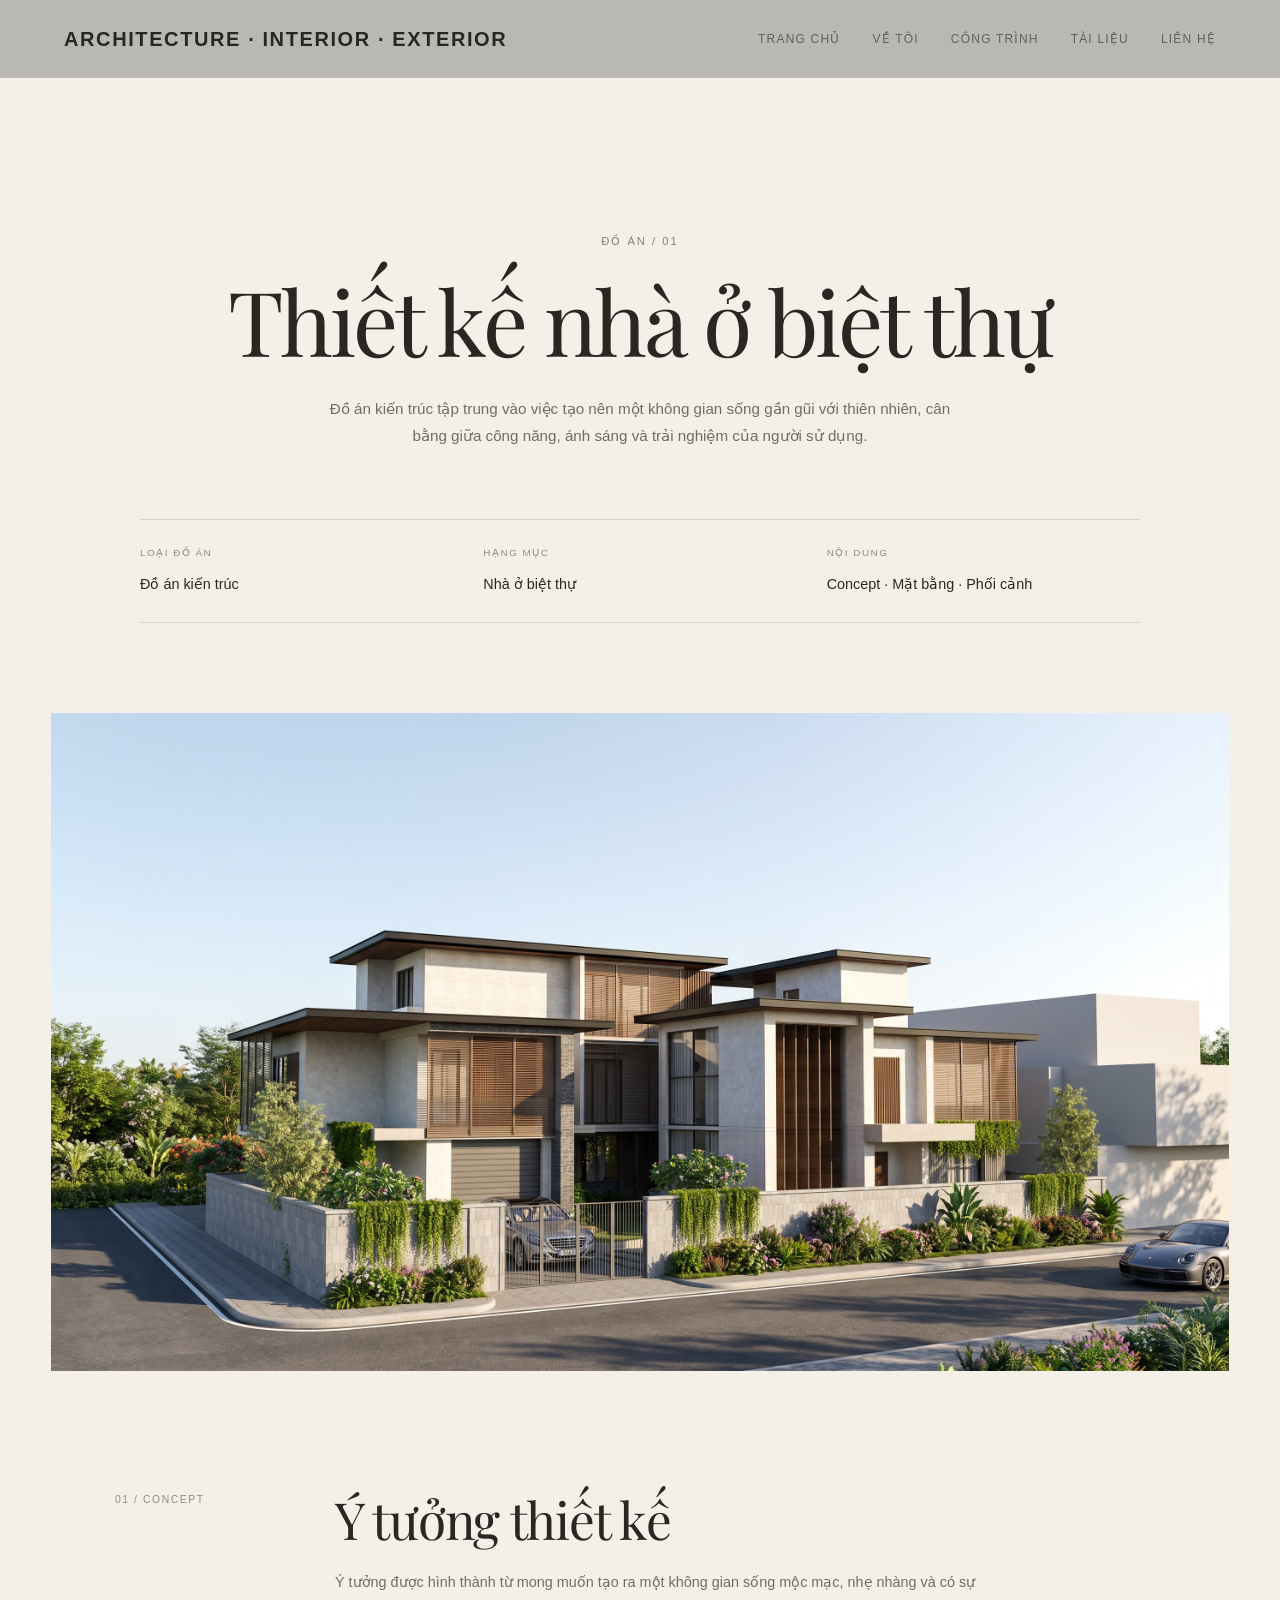
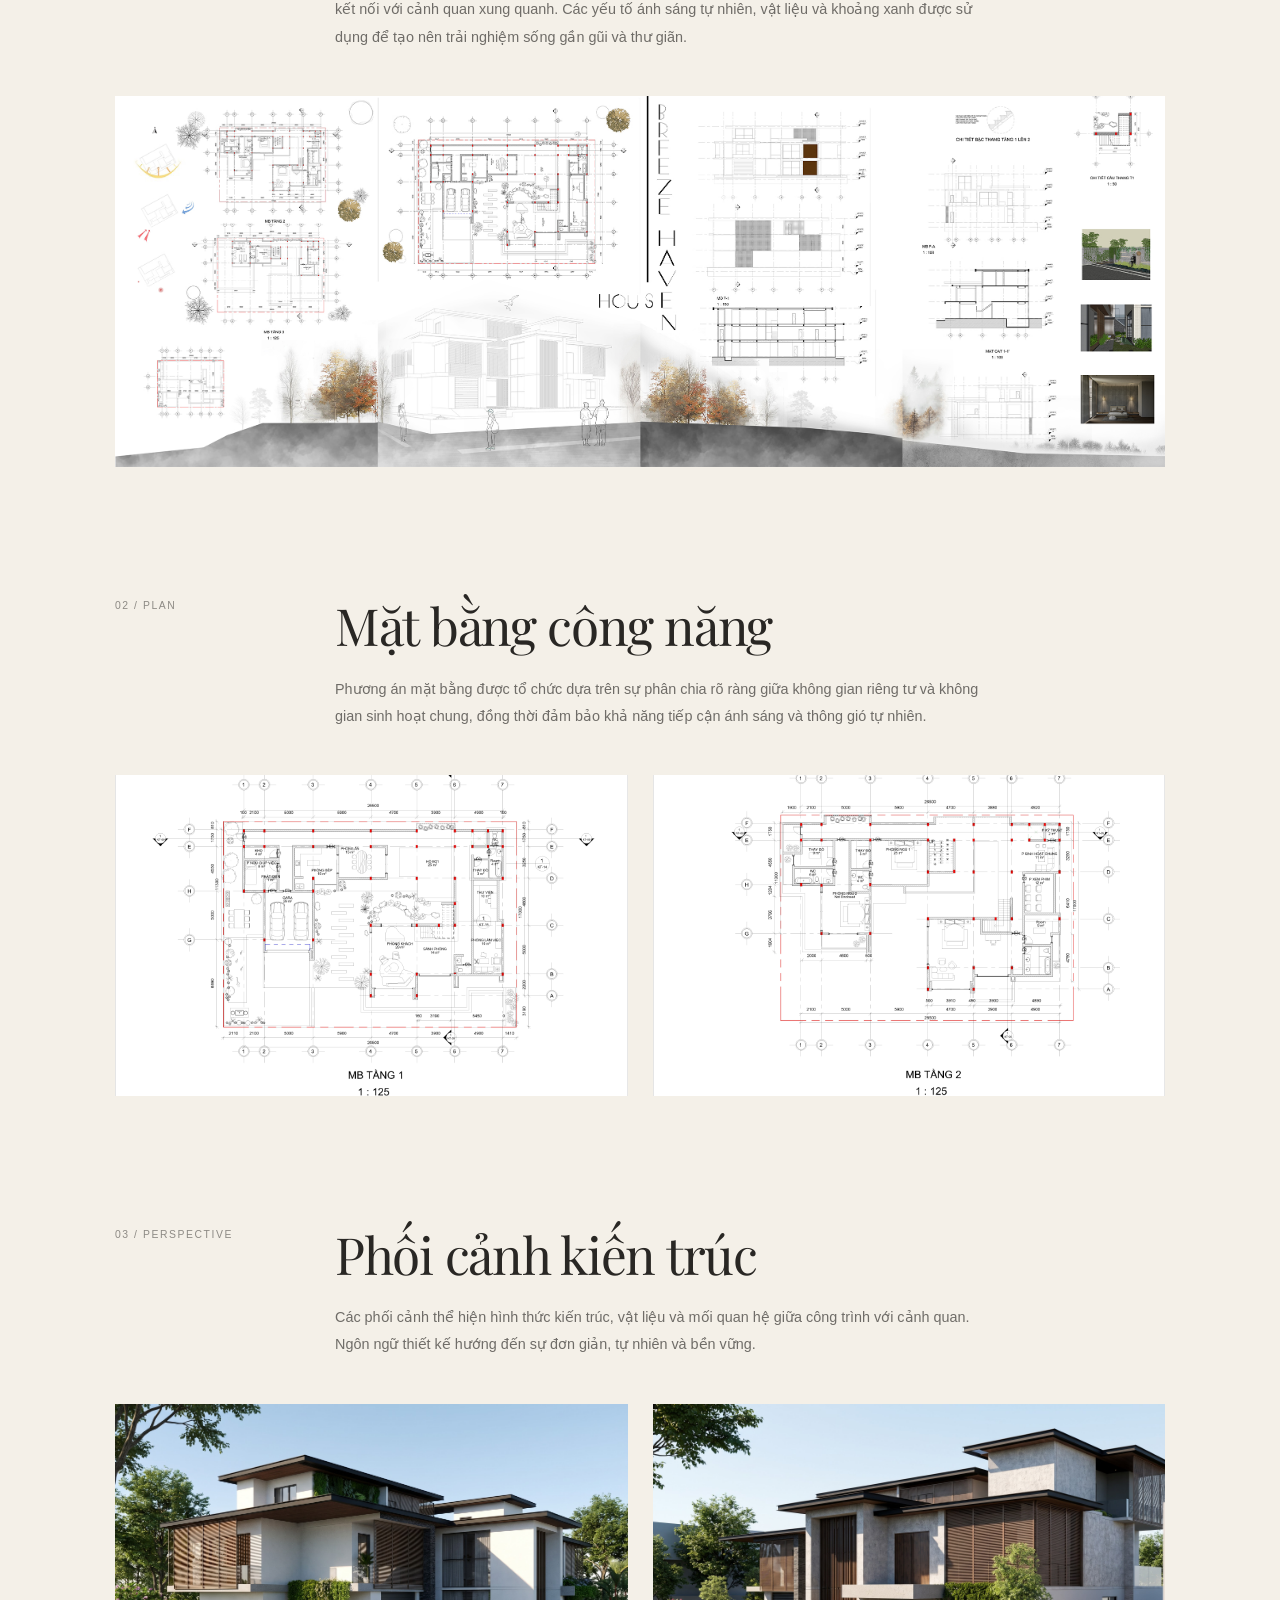
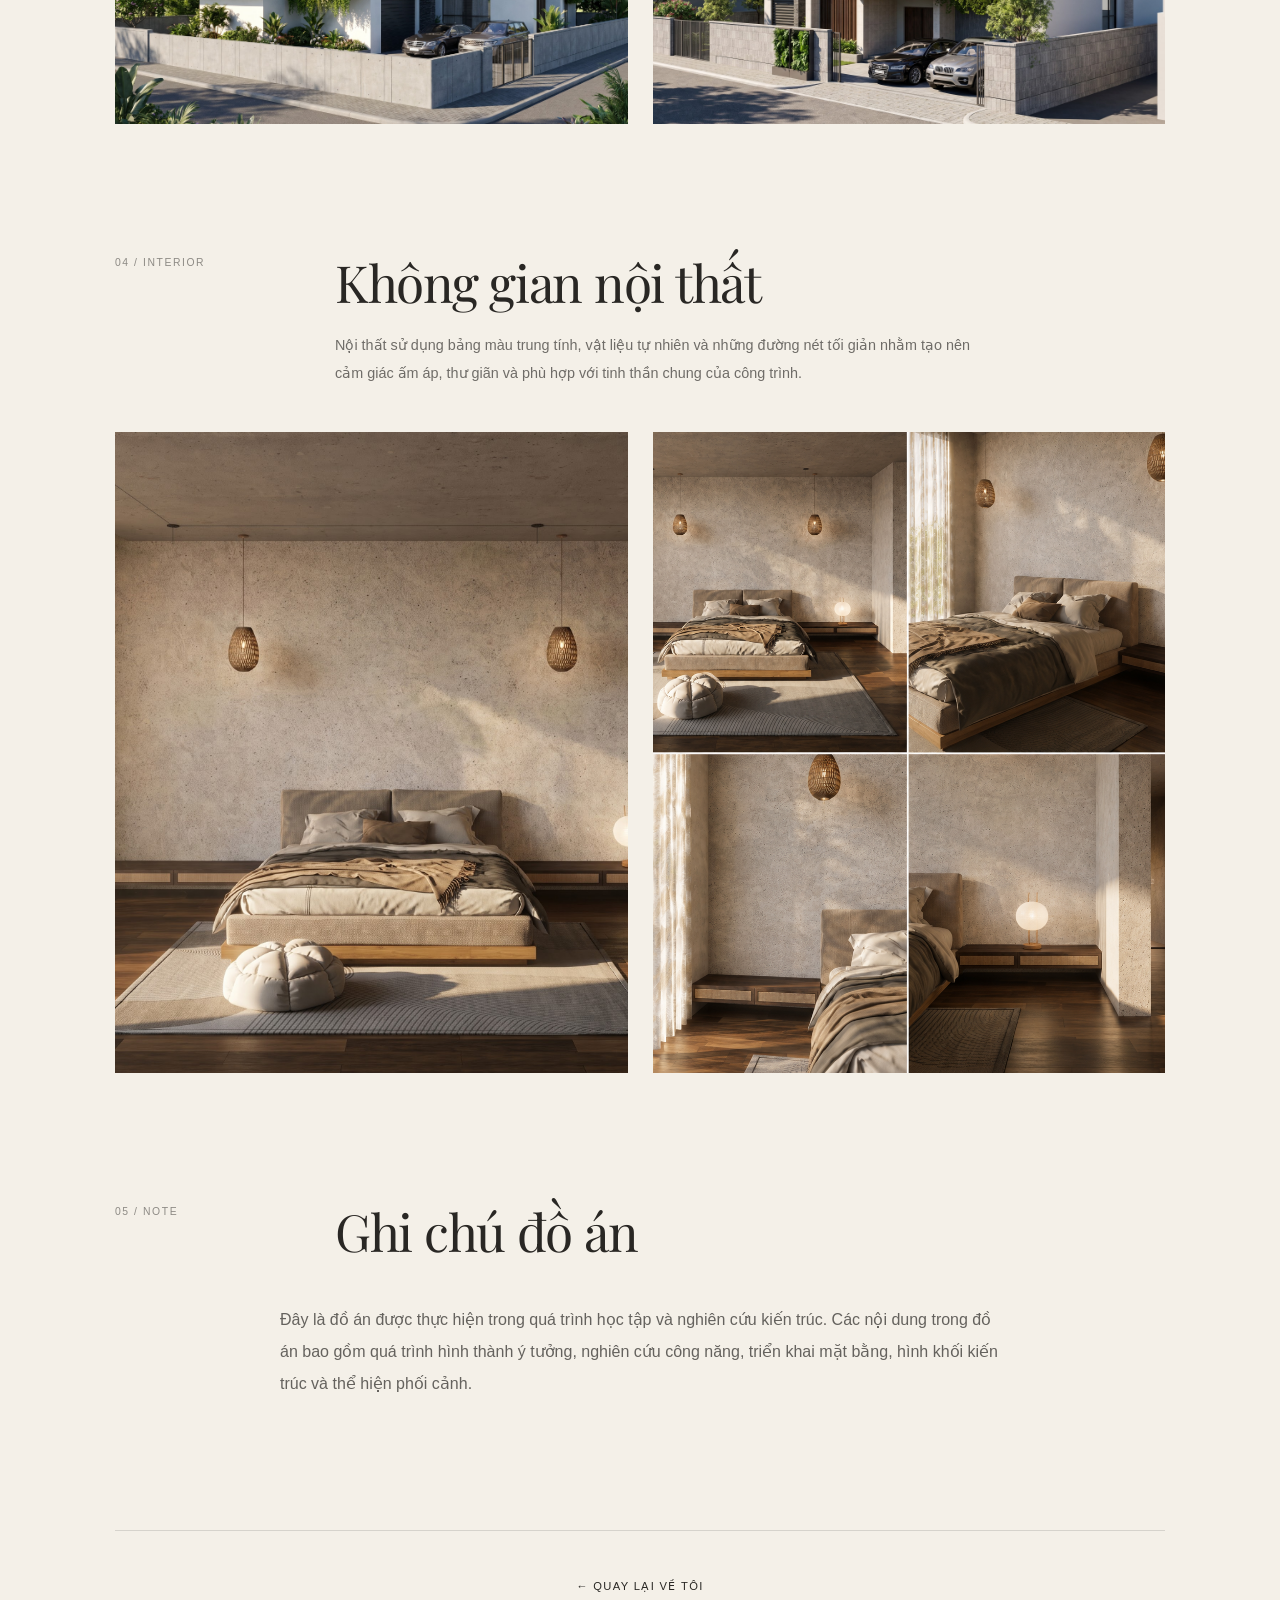
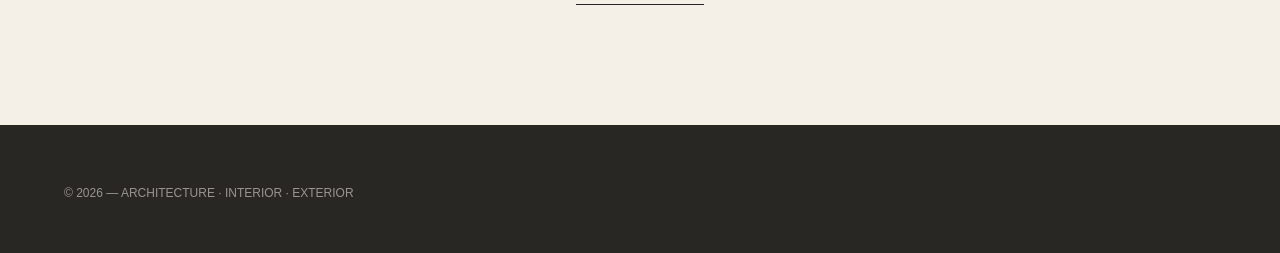
<file: academic-01.html>
<!DOCTYPE html>
<html lang="vi">
<head>
  <!-- Google tag (gtag.js) -->
<script async src="https://www.googletagmanager.com/gtag/js?id=G-ZCTZKC4E77"></script>
<script>
    window.dataLayer = window.dataLayer || [];

    function gtag() {
        dataLayer.push(arguments);
    }

    gtag('js', new Date());

    gtag('config', 'G-ZCTZKC4E77');
</script>
  <meta charset="UTF-8">

  <meta
    name="viewport"
    content="width=device-width, initial-scale=1.0"
  >

  <meta
    name="description"
    content="Đồ án kiến trúc - Thiết kế nhà ở biệt thự"
  >

  <title>Đồ án 01 — Thiết kế nhà ở biệt thự</title>

  <!-- GOOGLE FONT -->
  <link rel="preconnect" href="https://fonts.googleapis.com">
  <link rel="preconnect" href="https://fonts.gstatic.com" crossorigin>

  <link
    href="https://fonts.googleapis.com/css2?family=Inter:wght@300;400;500&family=Playfair+Display:wght@400;500&display=swap"
    rel="stylesheet"
  >

  <!-- CSS CHÍNH -->
  <link rel="stylesheet" href="css/style.css">

  <!-- CSS RIÊNG CHO TRANG ĐỒ ÁN -->
  <style>

    /* =========================================
       ACADEMIC DETAIL
    ========================================= */

    .academic-detail {
      padding-top: clamp(100px, 12vw, 160px);
      padding-bottom: 120px;
    }


    /* =========================================
       HEADER
    ========================================= */

    .academic-detail-header {
      width: min(1000px, 88%);
      margin: 0 auto;

      text-align: center;
    }

    .academic-detail-number {
      margin: 0 0 22px;

      font-size: 0.7rem;

      letter-spacing: 0.18em;

      text-transform: uppercase;

      opacity: 0.55;
    }

    .academic-detail-header h1 {
      margin: 0;

      font-family: "Playfair Display", serif;

      font-size: clamp(3rem, 7vw, 7rem);

      font-weight: 400;

      line-height: 1.05;

      letter-spacing: -0.035em;
    }

    .academic-detail-subtitle {
      max-width: 650px;

      margin: 28px auto 0;

      font-size: 0.95rem;

      line-height: 1.8;

      opacity: 0.65;
    }


    /* =========================================
       THÔNG TIN ĐỒ ÁN
    ========================================= */

    .academic-detail-info {
      width: min(1000px, 88%);

      margin: 70px auto 0;

      display: grid;

      grid-template-columns:
        repeat(3, 1fr);

      gap: 30px;

      border-top: 1px solid rgba(0, 0, 0, 0.12);

      border-bottom: 1px solid rgba(0, 0, 0, 0.12);

      padding: 25px 0;
    }

    .academic-info-item span {
      display: block;

      margin-bottom: 8px;

      font-size: 0.62rem;

      letter-spacing: 0.15em;

      text-transform: uppercase;

      opacity: 0.5;
    }

    .academic-info-item strong {
      font-size: 0.9rem;

      font-weight: 400;
    }


    /* =========================================
       ẢNH HERO
    ========================================= */

    .academic-cover {
      width: min(1250px, 92%);

      margin: 90px auto 0;

      overflow: hidden;
    }

    .academic-cover img {
      width: 100%;

      display: block;

      height: auto;

      object-fit: cover;
    }


    /* =========================================
       SECTION
    ========================================= */

    .academic-content {
      width: min(1050px, 88%);

      margin: 120px auto 0;
    }

    .academic-section {
      margin-bottom: 130px;
    }

    .academic-section-heading {
      display: grid;

      grid-template-columns:
        180px 1fr;

      gap: 40px;

      margin-bottom: 45px;

      align-items: start;
    }

    .academic-section-number {
      margin: 0;

      font-size: 0.65rem;

      letter-spacing: 0.15em;

      text-transform: uppercase;

      opacity: 0.5;
    }

    .academic-section-heading h2 {
      margin: 0;

      font-family: "Playfair Display", serif;

      font-size: clamp(2rem, 4vw, 4rem);

      font-weight: 400;

      line-height: 1.1;

      letter-spacing: -0.025em;
    }

    .academic-section-description {
      max-width: 650px;

      margin: 22px 0 0;

      font-size: 0.9rem;

      line-height: 1.9;

      opacity: 0.65;
    }


    /* =========================================
       ẢNH FULL WIDTH
    ========================================= */

    .academic-image-full {
      width: 100%;

      overflow: hidden;

      background: #ddd6ca;
    }

    .academic-image-full img {
      width: 100%;

      display: block;

      height: auto;

      object-fit: cover;

      transition:
        transform 0.7s ease;
    }

    .academic-image-full:hover img {
      transform: scale(1.015);
    }


    /* =========================================
       GRID 2 ẢNH
    ========================================= */

    .academic-image-grid {
      display: grid;

      grid-template-columns:
        repeat(2, minmax(0, 1fr));

      gap: 25px;
    }

    .academic-image-grid .academic-image {
      overflow: hidden;

      background: #ddd6ca;
    }

    .academic-image-grid img {
      width: 100%;

      display: block;

      height: auto;

      object-fit: cover;

      transition:
        transform 0.7s ease;
    }

    .academic-image-grid .academic-image:hover img {
      transform: scale(1.02);
    }


    /* =========================================
       ẢNH DỌC
    ========================================= */

    .academic-image-grid.vertical-images img {
      aspect-ratio: 4 / 5;

      object-fit: cover;
    }


    /* =========================================
       ẢNH NGANG
    ========================================= */

    .academic-image-grid.horizontal-images img {
      aspect-ratio: 16 / 10;

      object-fit: cover;
    }


    /* =========================================
       TEXT BLOCK
    ========================================= */

    .academic-text-block {
      max-width: 720px;

      margin: 0 auto;
    }

    .academic-text-block p {
      margin: 0;

      font-size: 1rem;

      line-height: 2;

      opacity: 0.7;
    }


    /* =========================================
       BACK TO ABOUT
    ========================================= */

    .academic-back {
      width: min(1050px, 88%);

      margin: 20px auto 0;

      padding-top: 40px;

      border-top: 1px solid rgba(0, 0, 0, 0.12);

      text-align: center;
    }

    .academic-back a {
      display: inline-block;

      color: inherit;

      text-decoration: none;

      font-size: 0.7rem;

      letter-spacing: 0.12em;

      text-transform: uppercase;

      padding-bottom: 8px;

      border-bottom: 1px solid currentColor;

      transition: opacity 0.3s ease;
    }

    .academic-back a:hover {
      opacity: 0.5;
    }


    /* =========================================
       MOBILE
    ========================================= */

    @media (max-width: 767px) {

      .academic-detail {
        padding-top: 90px;

        padding-bottom: 80px;
      }


      .academic-detail-header {
        width: 88%;
      }


      .academic-detail-header h1 {
        font-size: clamp(2.8rem, 12vw, 4.5rem);

        line-height: 1.08;
      }


      .academic-detail-subtitle {
        font-size: 0.85rem;

        line-height: 1.8;
      }


      .academic-detail-info {
        grid-template-columns: 1fr;

        gap: 22px;

        margin-top: 50px;
      }


      .academic-cover {
        width: 100%;

        margin-top: 60px;
      }


      .academic-content {
        width: 88%;

        margin-top: 90px;
      }


      .academic-section {
        margin-bottom: 90px;
      }


      .academic-section-heading {
        grid-template-columns: 1fr;

        gap: 15px;

        margin-bottom: 30px;
      }


      .academic-section-heading h2 {
        font-size: 2.4rem;
      }


      .academic-image-grid {
        grid-template-columns: 1fr;

        gap: 18px;
      }


      .academic-image-grid.horizontal-images img {
        aspect-ratio: 16 / 10;
      }


      .academic-image-grid.vertical-images img {
        aspect-ratio: 4 / 5;
      }


      .academic-text-block p {
        font-size: 0.9rem;

        line-height: 1.9;
      }

    }

  </style>
</head>


<body>


  <!-- =========================================
       HEADER
  ========================================= -->

  <header class="site-header">

    <a href="index.html" class="brand">
      ARCHITECTURE · INTERIOR · EXTERIOR
    </a>

    <nav>

      <a href="index.html">
        TRANG CHỦ
      </a>

      <a href="about.html">
        VỀ TÔI
      </a>

      <a href="projects.html">
        CÔNG TRÌNH
      </a>

      <a href="materials.html">
        TÀI LIỆU
      </a>

      <a href="contact.html">
        LIÊN HỆ
      </a>

    </nav>

    <button
      class="menu-toggle"
      aria-label="Mở menu"
    >
      ☰
    </button>

  </header>



  <!-- =========================================
       MAIN
  ========================================= -->

  <main class="academic-detail">


    <!-- =======================================
         TIÊU ĐỀ ĐỒ ÁN
    ======================================== -->

    <header class="academic-detail-header">

      <p class="academic-detail-number">
        ĐỒ ÁN / 01
      </p>

      <h1>
        Thiết kế nhà ở biệt thự
      </h1>

      <p class="academic-detail-subtitle">
        Đồ án kiến trúc tập trung vào việc tạo nên
        một không gian sống gần gũi với thiên nhiên,
        cân bằng giữa công năng, ánh sáng và trải nghiệm
        của người sử dụng.
      </p>

    </header>



    <!-- =======================================
         THÔNG TIN
    ======================================== -->

    <div class="academic-detail-info">

      <div class="academic-info-item">

        <span>
          Loại đồ án
        </span>

        <strong>
          Đồ án kiến trúc
        </strong>

      </div>


      <div class="academic-info-item">

        <span>
          Hạng mục
        </span>

        <strong>
          Nhà ở biệt thự
        </strong>

      </div>


      <div class="academic-info-item">

        <span>
          Nội dung
        </span>

        <strong>
          Concept · Mặt bằng · Phối cảnh
        </strong>

      </div>

    </div>



    <!-- =======================================
         ẢNH BÌA
    ======================================== -->

    <div class="academic-cover">

      <img
        src="images-doan/phoi-anh-bt.jpeg"
        alt="Phối cảnh tổng thể đồ án thiết kế nhà ở biệt thự"
      >

    </div>



    <!-- =======================================
         NỘI DUNG ĐỒ ÁN
    ======================================== -->

    <div class="academic-content">


      <!-- =====================================
           01 — CONCEPT
      ====================================== -->

      <section class="academic-section">

        <div class="academic-section-heading">

          <p class="academic-section-number">
            01 / CONCEPT
          </p>

          <div>

            <h2>
              Ý tưởng thiết kế
            </h2>

            <p class="academic-section-description">
              Ý tưởng được hình thành từ mong muốn tạo ra
              một không gian sống mộc mạc, nhẹ nhàng và
              có sự kết nối với cảnh quan xung quanh.
              Các yếu tố ánh sáng tự nhiên, vật liệu và
              khoảng xanh được sử dụng để tạo nên trải
              nghiệm sống gần gũi và thư giãn.
            </p>

          </div>

        </div>


        <div class="academic-image-full">

          <img
            src="images-doan/concept.jpg"
            alt="Concept đồ án kiến trúc"
          >

        </div>

      </section>



      <!-- =====================================
           02 — MẶT BẰNG
      ====================================== -->

      <section class="academic-section">

        <div class="academic-section-heading">

          <p class="academic-section-number">
            02 / PLAN
          </p>

          <div>

            <h2>
              Mặt bằng công năng
            </h2>

            <p class="academic-section-description">
              Phương án mặt bằng được tổ chức dựa trên
              sự phân chia rõ ràng giữa không gian riêng
              tư và không gian sinh hoạt chung, đồng thời
              đảm bảo khả năng tiếp cận ánh sáng và thông
              gió tự nhiên.
            </p>

          </div>

        </div>


        <div class="academic-image-grid horizontal-images">

          <div class="academic-image">

            <img
              src="images-doan/anh-2.jpg"
              alt="Mặt bằng tầng 1"
            >

          </div>


          <div class="academic-image">

            <img
              src="images-doan/anh-3.jpg"
              alt="Mặt bằng tầng 2"
            >

          </div>

        </div>

      </section>



      <!-- =====================================
           03 — PHỐI CẢNH
      ====================================== -->

      <section class="academic-section">

        <div class="academic-section-heading">

          <p class="academic-section-number">
            03 / PERSPECTIVE
          </p>

          <div>

            <h2>
              Phối cảnh kiến trúc
            </h2>

            <p class="academic-section-description">
              Các phối cảnh thể hiện hình thức kiến trúc,
              vật liệu và mối quan hệ giữa công trình với
              cảnh quan. Ngôn ngữ thiết kế hướng đến sự
              đơn giản, tự nhiên và bền vững.
            </p>

          </div>

        </div>


        <div class="academic-image-grid horizontal-images">

          <div class="academic-image">

            <img
              src="images-doan/anh-4.jpeg"
              alt="Phối cảnh ngoại thất 01"
            >

          </div>


          <div class="academic-image">

            <img
              src="images-doan/anh-5.jpeg"
              alt="Phối cảnh ngoại thất 02"
            >

          </div>

        </div>

      </section>



      <!-- =====================================
           04 — NỘI THẤT
      ====================================== -->

      <section class="academic-section">

        <div class="academic-section-heading">

          <p class="academic-section-number">
            04 / INTERIOR
          </p>

          <div>

            <h2>
              Không gian nội thất
            </h2>

            <p class="academic-section-description">
              Nội thất sử dụng bảng màu trung tính,
              vật liệu tự nhiên và những đường nét
              tối giản nhằm tạo nên cảm giác ấm áp,
              thư giãn và phù hợp với tinh thần chung
              của công trình.
            </p>

          </div>

        </div>


        <div class="academic-image-grid vertical-images">

          <div class="academic-image">

            <img
              src="images-doan/anh-6.jpeg"
              alt="Không gian nội thất 01"
            >

          </div>


          <div class="academic-image">

            <img
              src="images-doan/anh-4.png"
              alt="Không gian nội thất 02"
            >

          </div>

        </div>

      </section>



      <!-- =====================================
           05 — GHI CHÚ
      ====================================== -->

      <section class="academic-section">

        <div class="academic-section-heading">

          <p class="academic-section-number">
            05 / NOTE
          </p>

          <div>

            <h2>
              Ghi chú đồ án
            </h2>

          </div>

        </div>


        <div class="academic-text-block">

          <p>
            Đây là đồ án được thực hiện trong quá trình
            học tập và nghiên cứu kiến trúc. Các nội dung
            trong đồ án bao gồm quá trình hình thành ý tưởng,
            nghiên cứu công năng, triển khai mặt bằng,
            hình khối kiến trúc và thể hiện phối cảnh.
          </p>

        </div>

      </section>


    </div>



    <!-- =======================================
         QUAY LẠI VỀ TÔI
    ======================================== -->

    <div class="academic-back">

      <a href="about.html">
        ← Quay lại Về tôi
      </a>

    </div>


  </main>



  <!-- =========================================
       FOOTER
  ========================================= -->

  <footer class="site-footer">

    <p>
      © 2026 — ARCHITECTURE · INTERIOR · EXTERIOR
    </p>

  </footer>



  <!-- =========================================
       JAVASCRIPT
  ========================================= -->

  <script src="js/script.js"></script>

</body>
</html>
</file>
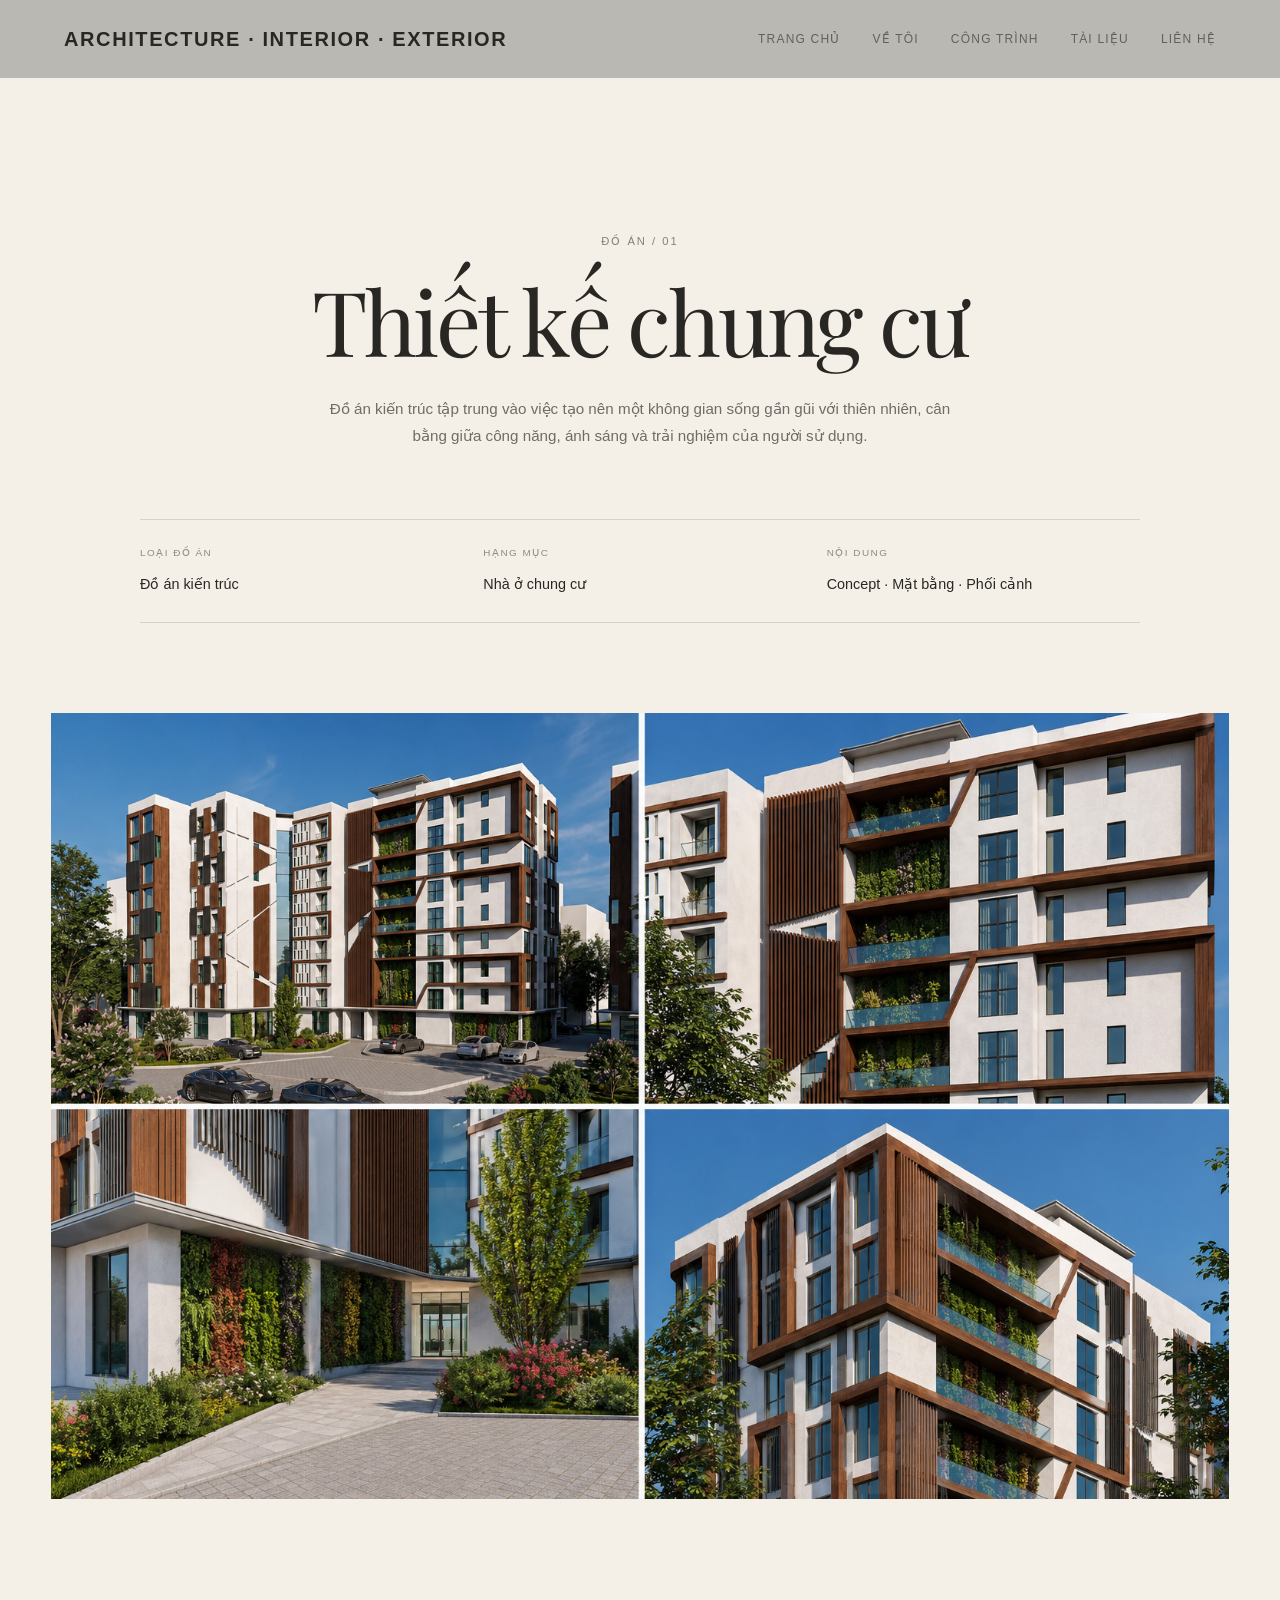
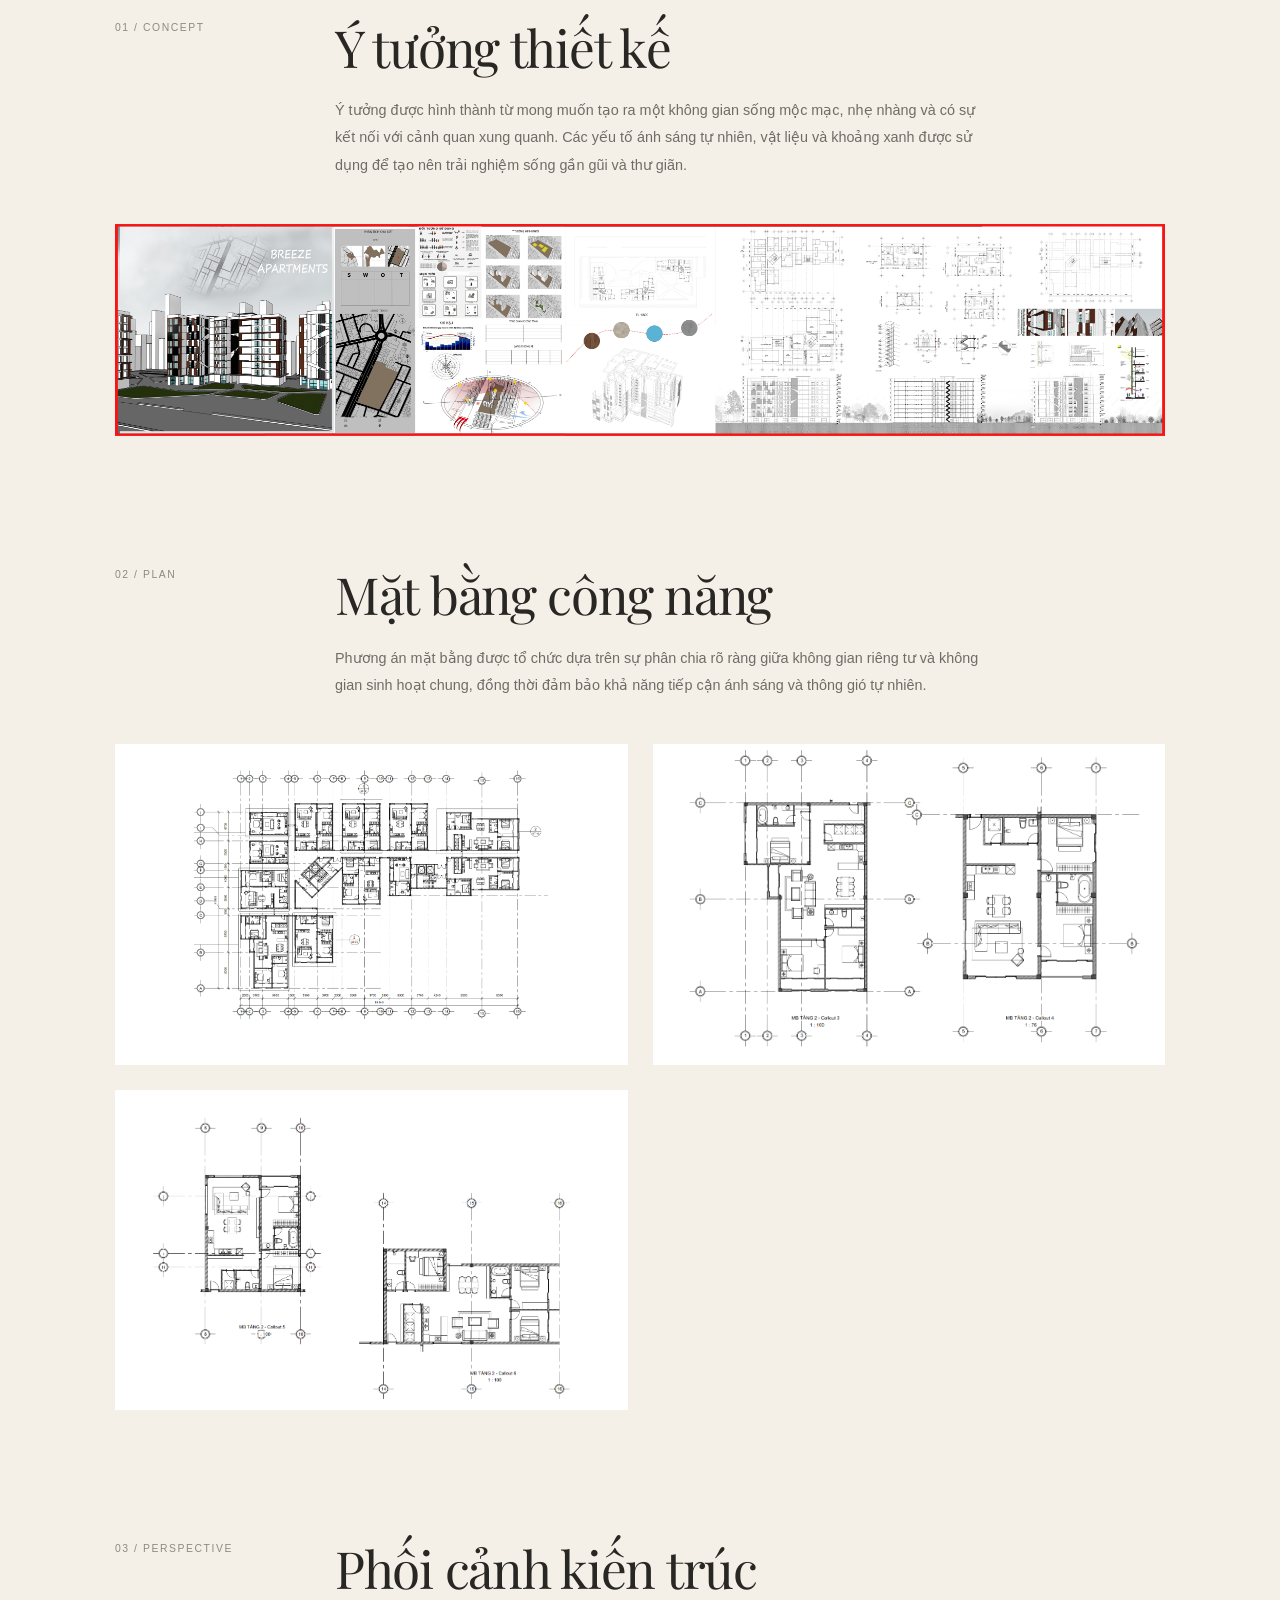
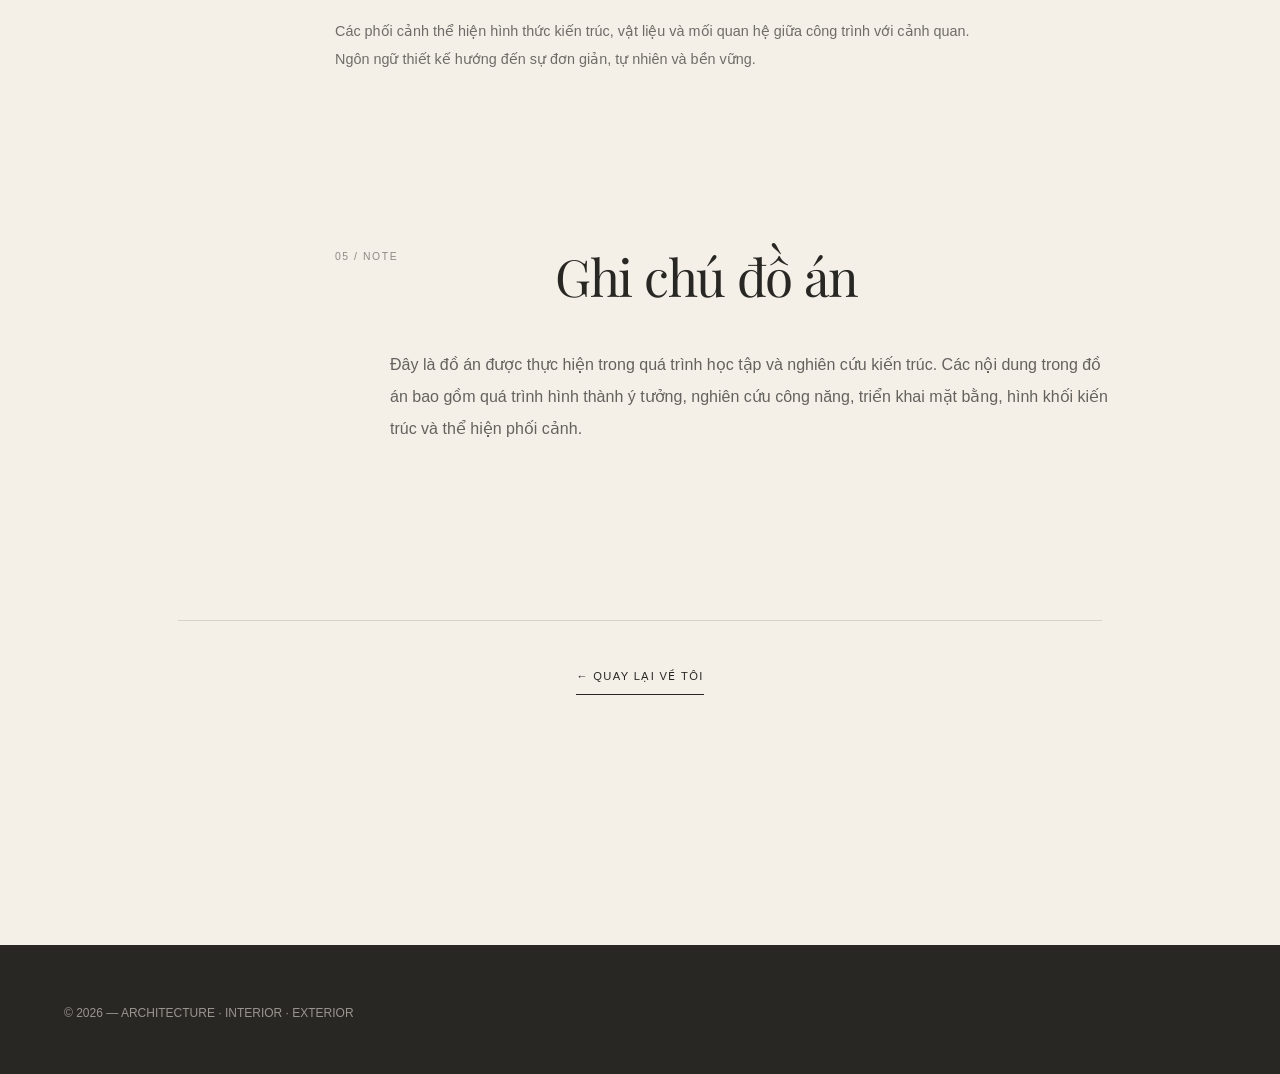
<file: academic-02.html>
<!DOCTYPE html>
<html lang="vi">
<head>
  <!-- Google tag (gtag.js) -->
<script async src="https://www.googletagmanager.com/gtag/js?id=G-ZCTZKC4E77"></script>
<script>
    window.dataLayer = window.dataLayer || [];

    function gtag() {
        dataLayer.push(arguments);
    }

    gtag('js', new Date());

    gtag('config', 'G-ZCTZKC4E77');
</script>
  <meta charset="UTF-8">

  <meta
    name="viewport"
    content="width=device-width, initial-scale=1.0"
  >

  <meta
    name="description"
    content="Đồ án kiến trúc - Thiết kế nhà ở biệt thự"
  >

  <title>Đồ án 01 — Thiết kế chung cư</title>

  <!-- GOOGLE FONT -->
  <link rel="preconnect" href="https://fonts.googleapis.com">
  <link rel="preconnect" href="https://fonts.gstatic.com" crossorigin>

  <link
    href="https://fonts.googleapis.com/css2?family=Inter:wght@300;400;500&family=Playfair+Display:wght@400;500&display=swap"
    rel="stylesheet"
  >

  <!-- CSS CHÍNH -->
  <link rel="stylesheet" href="css/style.css">

  <!-- CSS RIÊNG CHO TRANG ĐỒ ÁN -->
  <style>

    /* =========================================
       ACADEMIC DETAIL
    ========================================= */

    .academic-detail {
      padding-top: clamp(100px, 12vw, 160px);
      padding-bottom: 120px;
    }


    /* =========================================
       HEADER
    ========================================= */

    .academic-detail-header {
      width: min(1000px, 88%);
      margin: 0 auto;

      text-align: center;
    }

    .academic-detail-number {
      margin: 0 0 22px;

      font-size: 0.7rem;

      letter-spacing: 0.18em;

      text-transform: uppercase;

      opacity: 0.55;
    }

    .academic-detail-header h1 {
      margin: 0;

      font-family: "Playfair Display", serif;

      font-size: clamp(3rem, 7vw, 7rem);

      font-weight: 400;

      line-height: 1.05;

      letter-spacing: -0.035em;
    }

    .academic-detail-subtitle {
      max-width: 650px;

      margin: 28px auto 0;

      font-size: 0.95rem;

      line-height: 1.8;

      opacity: 0.65;
    }


    /* =========================================
       THÔNG TIN ĐỒ ÁN
    ========================================= */

    .academic-detail-info {
      width: min(1000px, 88%);

      margin: 70px auto 0;

      display: grid;

      grid-template-columns:
        repeat(3, 1fr);

      gap: 30px;

      border-top: 1px solid rgba(0, 0, 0, 0.12);

      border-bottom: 1px solid rgba(0, 0, 0, 0.12);

      padding: 25px 0;
    }

    .academic-info-item span {
      display: block;

      margin-bottom: 8px;

      font-size: 0.62rem;

      letter-spacing: 0.15em;

      text-transform: uppercase;

      opacity: 0.5;
    }

    .academic-info-item strong {
      font-size: 0.9rem;

      font-weight: 400;
    }


    /* =========================================
       ẢNH HERO
    ========================================= */

    .academic-cover {
      width: min(1250px, 92%);

      margin: 90px auto 0;

      overflow: hidden;
    }

    .academic-cover img {
      width: 100%;

      display: block;

      height: auto;

      object-fit: cover;
    }


    /* =========================================
       SECTION
    ========================================= */

    .academic-content {
      width: min(1050px, 88%);

      margin: 120px auto 0;
    }

    .academic-section {
      margin-bottom: 130px;
    }

    .academic-section-heading {
      display: grid;

      grid-template-columns:
        180px 1fr;

      gap: 40px;

      margin-bottom: 45px;

      align-items: start;
    }

    .academic-section-number {
      margin: 0;

      font-size: 0.65rem;

      letter-spacing: 0.15em;

      text-transform: uppercase;

      opacity: 0.5;
    }

    .academic-section-heading h2 {
      margin: 0;

      font-family: "Playfair Display", serif;

      font-size: clamp(2rem, 4vw, 4rem);

      font-weight: 400;

      line-height: 1.1;

      letter-spacing: -0.025em;
    }

    .academic-section-description {
      max-width: 650px;

      margin: 22px 0 0;

      font-size: 0.9rem;

      line-height: 1.9;

      opacity: 0.65;
    }


    /* =========================================
       ẢNH FULL WIDTH
    ========================================= */

    .academic-image-full {
      width: 100%;

      overflow: hidden;

      background: #ddd6ca;
    }

    .academic-image-full img {
      width: 100%;

      display: block;

      height: auto;

      object-fit: cover;

      transition:
        transform 0.7s ease;
    }

    .academic-image-full:hover img {
      transform: scale(1.015);
    }


    /* =========================================
       GRID 2 ẢNH
    ========================================= */

    .academic-image-grid {
      display: grid;

      grid-template-columns:
        repeat(2, minmax(0, 1fr));

      gap: 25px;
    }

    .academic-image-grid .academic-image {
      overflow: hidden;

      background: #ddd6ca;
    }

    .academic-image-grid img {
      width: 100%;

      display: block;

      height: auto;

      object-fit: cover;

      transition:
        transform 0.7s ease;
    }

    .academic-image-grid .academic-image:hover img {
      transform: scale(1.02);
    }


    /* =========================================
       ẢNH DỌC
    ========================================= */

    .academic-image-grid.vertical-images img {
      aspect-ratio: 4 / 5;

      object-fit: cover;
    }


    /* =========================================
       ẢNH NGANG
    ========================================= */

    .academic-image-grid.horizontal-images img {
      aspect-ratio: 16 / 10;

      object-fit: cover;
    }


    /* =========================================
       TEXT BLOCK
    ========================================= */

    .academic-text-block {
      max-width: 720px;

      margin: 0 auto;
    }

    .academic-text-block p {
      margin: 0;

      font-size: 1rem;

      line-height: 2;

      opacity: 0.7;
    }


    /* =========================================
       BACK TO ABOUT
    ========================================= */

    .academic-back {
      width: min(1050px, 88%);

      margin: 20px auto 0;

      padding-top: 40px;

      border-top: 1px solid rgba(0, 0, 0, 0.12);

      text-align: center;
    }

    .academic-back a {
      display: inline-block;

      color: inherit;

      text-decoration: none;

      font-size: 0.7rem;

      letter-spacing: 0.12em;

      text-transform: uppercase;

      padding-bottom: 8px;

      border-bottom: 1px solid currentColor;

      transition: opacity 0.3s ease;
    }

    .academic-back a:hover {
      opacity: 0.5;
    }


    /* =========================================
       MOBILE
    ========================================= */

    @media (max-width: 767px) {

      .academic-detail {
        padding-top: 90px;

        padding-bottom: 80px;
      }


      .academic-detail-header {
        width: 88%;
      }


      .academic-detail-header h1 {
        font-size: clamp(2.8rem, 12vw, 4.5rem);

        line-height: 1.08;
      }


      .academic-detail-subtitle {
        font-size: 0.85rem;

        line-height: 1.8;
      }


      .academic-detail-info {
        grid-template-columns: 1fr;

        gap: 22px;

        margin-top: 50px;
      }


      .academic-cover {
        width: 100%;

        margin-top: 60px;
      }


      .academic-content {
        width: 88%;

        margin-top: 90px;
      }


      .academic-section {
        margin-bottom: 90px;
      }


      .academic-section-heading {
        grid-template-columns: 1fr;

        gap: 15px;

        margin-bottom: 30px;
      }


      .academic-section-heading h2 {
        font-size: 2.4rem;
      }


      .academic-image-grid {
        grid-template-columns: 1fr;

        gap: 18px;
      }


      .academic-image-grid.horizontal-images img {
        aspect-ratio: 16 / 10;
      }


      .academic-image-grid.vertical-images img {
        aspect-ratio: 4 / 5;
      }


      .academic-text-block p {
        font-size: 0.9rem;

        line-height: 1.9;
      }

    }

  </style>
</head>


<body>


  <!-- =========================================
       HEADER
  ========================================= -->

  <header class="site-header">

    <a href="index.html" class="brand">
      ARCHITECTURE · INTERIOR · EXTERIOR
    </a>

    <nav>

      <a href="index.html">
        TRANG CHỦ
      </a>

      <a href="about.html">
        VỀ TÔI
      </a>

      <a href="projects.html">
        CÔNG TRÌNH
      </a>

      <a href="materials.html">
        TÀI LIỆU
      </a>

      <a href="contact.html">
        LIÊN HỆ
      </a>

    </nav>

    <button
      class="menu-toggle"
      aria-label="Mở menu"
    >
      ☰
    </button>

  </header>



  <!-- =========================================
       MAIN
  ========================================= -->

  <main class="academic-detail">


    <!-- =======================================
         TIÊU ĐỀ ĐỒ ÁN
    ======================================== -->

    <header class="academic-detail-header">

      <p class="academic-detail-number">
        ĐỒ ÁN / 01
      </p>

      <h1>
        Thiết kế chung cư
      </h1>

      <p class="academic-detail-subtitle">
        Đồ án kiến trúc tập trung vào việc tạo nên
        một không gian sống gần gũi với thiên nhiên,
        cân bằng giữa công năng, ánh sáng và trải nghiệm
        của người sử dụng.
      </p>

    </header>



    <!-- =======================================
         THÔNG TIN
    ======================================== -->

    <div class="academic-detail-info">

      <div class="academic-info-item">

        <span>
          Loại đồ án
        </span>

        <strong>
          Đồ án kiến trúc
        </strong>

      </div>


      <div class="academic-info-item">

        <span>
          Hạng mục
        </span>

        <strong>
          Nhà ở chung cư
        </strong>

      </div>


      <div class="academic-info-item">

        <span>
          Nội dung
        </span>

        <strong>
          Concept · Mặt bằng · Phối cảnh
        </strong>

      </div>

    </div>



    <!-- =======================================
         ẢNH BÌA
    ======================================== -->

    <div class="academic-cover">

      <img
        src="images-doan/anh-9.jpg"
        alt="Phối cảnh tổng thể đồ án thiết kế nhà ở biệt thự"
      >

    </div>



    <!-- =======================================
         NỘI DUNG ĐỒ ÁN
    ======================================== -->

    <div class="academic-content">


      <!-- =====================================
           01 — CONCEPT
      ====================================== -->

      <section class="academic-section">

        <div class="academic-section-heading">

          <p class="academic-section-number">
            01 / CONCEPT
          </p>

          <div>

            <h2>
              Ý tưởng thiết kế
            </h2>

            <p class="academic-section-description">
              Ý tưởng được hình thành từ mong muốn tạo ra
              một không gian sống mộc mạc, nhẹ nhàng và
              có sự kết nối với cảnh quan xung quanh.
              Các yếu tố ánh sáng tự nhiên, vật liệu và
              khoảng xanh được sử dụng để tạo nên trải
              nghiệm sống gần gũi và thư giãn.
            </p>

          </div>

        </div>


        <div class="academic-image-full">

          <img
            src="images-doan/concept1.jpg"
            alt="Concept đồ án kiến trúc"
          >

        </div>

      </section>



      <!-- =====================================
           02 — MẶT BẰNG
      ====================================== -->

      <section class="academic-section">

        <div class="academic-section-heading">

          <p class="academic-section-number">
            02 / PLAN
          </p>

          <div>

            <h2>
              Mặt bằng công năng
            </h2>

            <p class="academic-section-description">
              Phương án mặt bằng được tổ chức dựa trên
              sự phân chia rõ ràng giữa không gian riêng
              tư và không gian sinh hoạt chung, đồng thời
              đảm bảo khả năng tiếp cận ánh sáng và thông
              gió tự nhiên.
            </p>

          </div>

        </div>


        <div class="academic-image-grid horizontal-images">

          <div class="academic-image">

            <img
              src="images-doan/anh-1.jpg"
              alt="Mặt bằng tầng 1"
            >

          </div>


          <div class="academic-image">

            <img
              src="images-doan/anh-7.png"
              alt="Mặt bằng tầng 2"
            >

          </div>
          <div class="academic-image">

            <img
              src="images-doan/anh-8.png"
              alt="Mặt bằng tầng 2"
            >

          </div>

        </div>

      </section>



      <!-- =====================================
           03 — PHỐI CẢNH
      ====================================== -->

      <section class="academic-section">

        <div class="academic-section-heading">

          <p class="academic-section-number">
            03 / PERSPECTIVE
          </p>

          <div>

            <h2>
              Phối cảnh kiến trúc
            </h2>

            <p class="academic-section-description">
              Các phối cảnh thể hiện hình thức kiến trúc,
              vật liệu và mối quan hệ giữa công trình với
              cảnh quan. Ngôn ngữ thiết kế hướng đến sự
              đơn giản, tự nhiên và bền vững.
            </p>

          </div>

        </div>


        <div class="academic-image-grid horizontal-images">

          <div class="academic-image">

          
          </div>

        </div>

      </section>



      <!-- =====================================
           04 — NỘI THẤT
      ====================================== -->

      <section class="academic-section">

        <div class="academic-section-heading">

          <p class="academic-section-number">

      <!-- =====================================
           05 — GHI CHÚ
      ====================================== -->

      <section class="academic-section">

        <div class="academic-section-heading">

          <p class="academic-section-number">
            05 / NOTE
          </p>

          <div>

            <h2>
              Ghi chú đồ án
            </h2>

          </div>

        </div>


        <div class="academic-text-block">

          <p>
            Đây là đồ án được thực hiện trong quá trình
            học tập và nghiên cứu kiến trúc. Các nội dung
            trong đồ án bao gồm quá trình hình thành ý tưởng,
            nghiên cứu công năng, triển khai mặt bằng,
            hình khối kiến trúc và thể hiện phối cảnh.
          </p>

        </div>

      </section>


    </div>



    <!-- =======================================
         QUAY LẠI VỀ TÔI
    ======================================== -->

    <div class="academic-back">

      <a href="about.html">
        ← Quay lại Về tôi
      </a>

    </div>


  </main>



  <!-- =========================================
       FOOTER
  ========================================= -->

  <footer class="site-footer">

    <p>
      © 2026 — ARCHITECTURE · INTERIOR · EXTERIOR
    </p>

  </footer>



  <!-- =========================================
       JAVASCRIPT
  ========================================= -->

  <script src="js/script.js"></script>

</body>
</html>
</file>
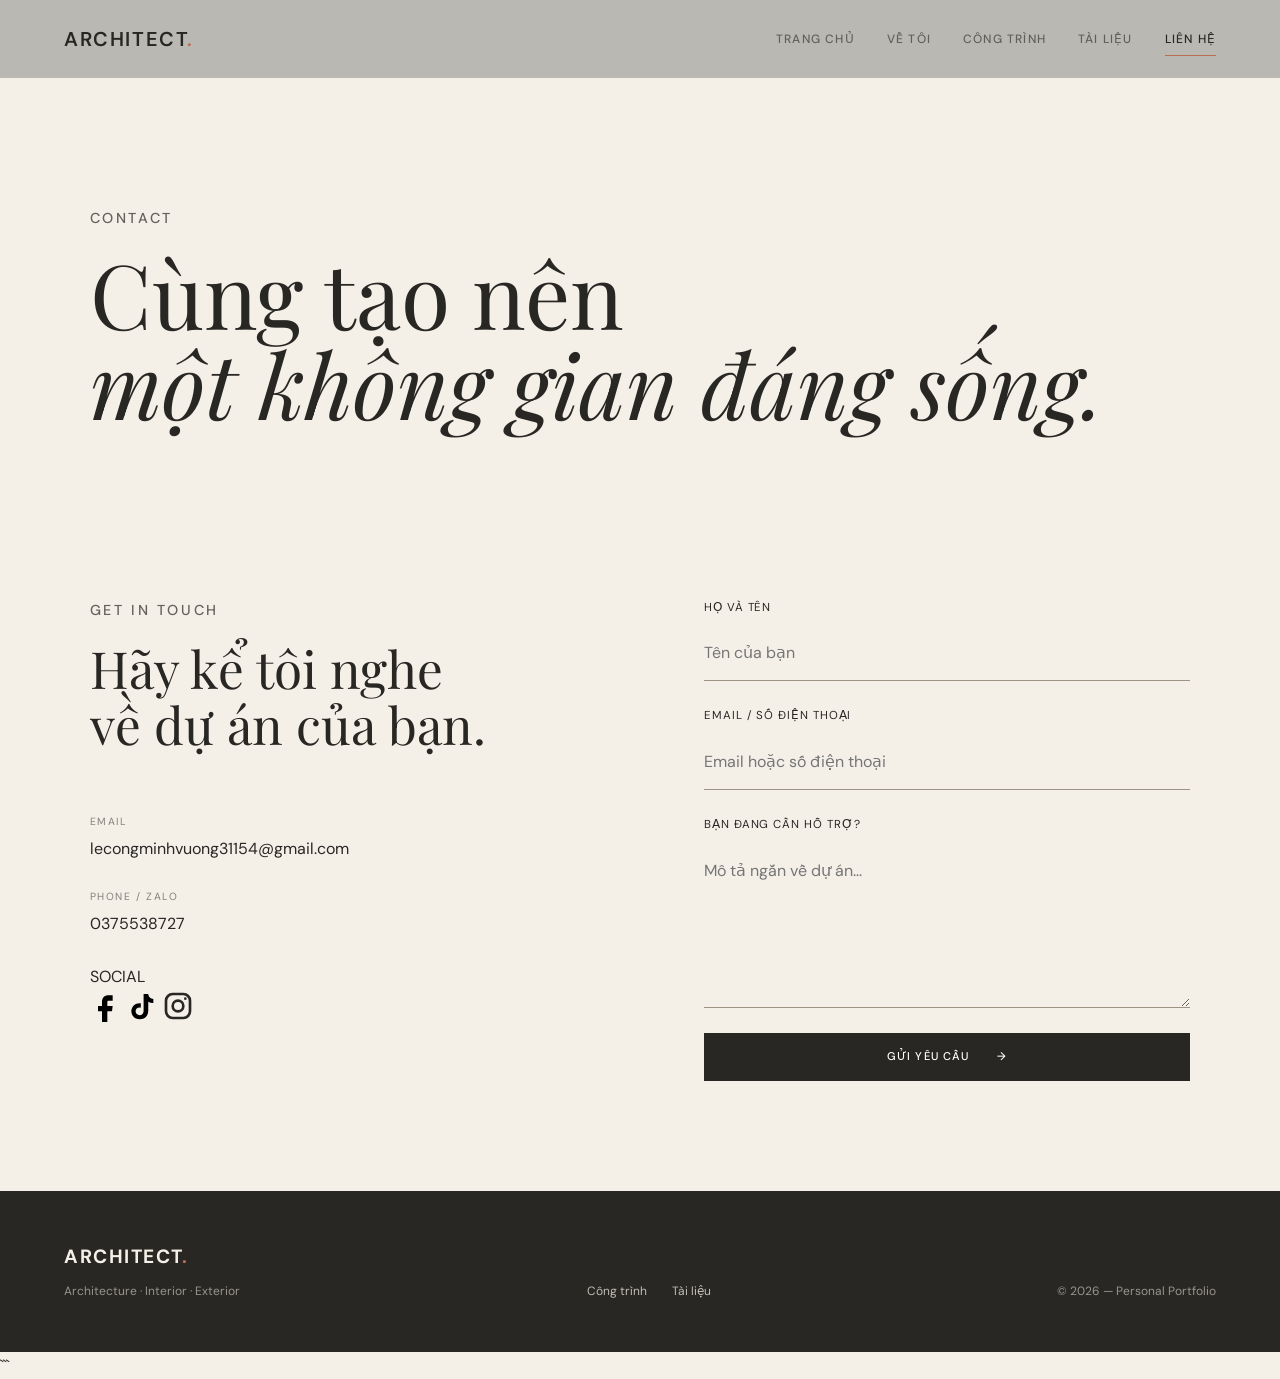
<file: contact.html>
<!DOCTYPE html>

<html lang="vi">

<head>
    <meta charset="UTF-8">
    <meta name="viewport" content="width=device-width, initial-scale=1.0">
<title>Liên hệ — ARCHITECT</title>

<link rel="preconnect" href="https://fonts.googleapis.com">
<link rel="preconnect" href="https://fonts.gstatic.com" crossorigin>

<link
    href="https://fonts.googleapis.com/css2?family=DM+Sans:wght@400;500;600&family=Playfair+Display:wght@400;500;600&display=swap"
    rel="stylesheet"
>

<link rel="stylesheet" href="css/style.css">

</head>

<body>


<!-- HEADER -->
<header class="site-header">

    <a class="brand" href="index.html">
        ARCHITECT<span>.</span>
    </a>

    <button class="menu-toggle">☰</button>

    <nav>
        <a href="index.html">Trang chủ</a>
        <a href="about.html">Về tôi</a>
        <a href="projects.html">Công trình</a>
        <a href="documents.html">Tài liệu</a>
        <a href="contact.html" class="active">Liên hệ</a>
    </nav>

</header>


<main>

    <!-- HERO -->
    <section class="page-hero compact">

        <p class="eyebrow">CONTACT</p>

        <h1>
            Cùng tạo nên<br>
            <em>một không gian đáng sống.</em>
        </h1>

    </section>


    <!-- CONTACT -->
    <section class="contact-layout section">


        <!-- CỘT TRÁI -->
        <div>

            <p class="eyebrow">GET IN TOUCH</p>

            <h2>
                Hãy kể tôi nghe<br>
                về dự án của bạn.
            </h2>


            <div class="contact-info">

                <p>
                    <span>EMAIL</span>
                    lecongminhvuong31154@gmail.com
                </p>

                <p>
                    <span>PHONE / ZALO</span>
                    0375538727
                </p>

            </div>


    <span class="social-title">SOCIAL</span>

    <div class="social-icons">

        <!-- FACEBOOK -->
        <a
            href="https://www.facebook.com/share/18vniujsGA/?mibextid=wwXIfr"
            target="_blank"
            rel="noopener noreferrer"
            class="social-icon"
            aria-label="Facebook"
        >
            <svg
                width="32"
                height="32"
                viewBox="0 0 24 24"
                style="width:32px !important;height:32px !important;"
            >
                <path d="M14 8h3V4h-3c-3.3 0-5 2-5 5v3H6v4h3v8h4v-8h3.5l.5-4H13V9c0-.7.3-1 1-1z"/>
            </svg>
        </a>


        <!-- TIKTOK -->
        <a
            href="https://www.tiktok.com/@architecture.mv"
            target="_blank"
            rel="noopener noreferrer"
            class="social-icon"
            aria-label="TikTok"
        >
            <svg
                width="32"
                height="32"
                viewBox="0 0 24 24"
                style="width:32px !important;height:32px !important;"
            >
                <path d="M16.6 3c.4 2.2 1.7 3.5 3.9 3.7v3.1c-1.3.1-2.6-.3-3.8-1v6.6c0 4-2.6 6.6-6.5 6.6C7.1 22 4 19.6 4 16c0-3.5 2.8-6.1 6.2-6.1.3 0 .6 0 .9.1v3.3c-.3-.1-.6-.2-.9-.2-1.7 0-3 1.2-3 2.9s1.3 2.9 3 2.9c1.8 0 3-1.1 3-3.3V3h3.4z"/>
            </svg>
        </a>


        <!-- INSTAGRAM -->
        <a
            href="https://www.instagram.com/arch_mv_54?igsh=MW43cGQ0Y3FuOHBsdg%3D%3D&utm_source=qr"
            target="_blank"
            rel="noopener noreferrer"
            class="social-icon"
            aria-label="Instagram"
        >
            <svg
                width="32"
                height="32"
                viewBox="0 0 24 24"
                style="width:32px !important;height:32px !important;"
            >
                <rect
                    x="3"
                    y="3"
                    width="18"
                    height="18"
                    rx="5"
                    ry="5"
                    fill="none"
                    stroke="currentColor"
                    stroke-width="2"
                />

                <circle
                    cx="12"
                    cy="12"
                    r="4"
                    fill="none"
                    stroke="currentColor"
                    stroke-width="2"
                />

                <circle
                    cx="17.5"
                    cy="6.5"
                    r="1"
                    fill="currentColor"
                />
            </svg>
        </a>

    </div>

</div>
</div>

        <!-- CỘT PHẢI - FORM -->
            <form id="contactForm"
        action="https://formsubmit.co/lecongminhvuong31154@gmail.com"
        method="POST">

        <input
            type="hidden"
            name="_subject"
            value="Yêu cầu mới từ website Minh Vương"
        >

        <input
            type="hidden"
            name="_captcha"
            value="false"
        >

        <label>
            Họ và tên
            <input
                required
                type="text"
                name="name"
                placeholder="Tên của bạn"
            >
        </label>

        <label>
            Email / Số điện thoại
            <input
                required
                type="text"
                name="contact"
                placeholder="Email hoặc số điện thoại"
            >
        </label>

        <label>
            Bạn đang cần hỗ trợ?
            <textarea
                rows="5"
                name="message"
                placeholder="Mô tả ngắn về dự án..."
            ></textarea>
        </label>

        <button
            class="button dark"
            type="submit"
            id="submitButton"
        >
            Gửi yêu cầu
            <span>→</span>
        </button>

        <div
            id="formMessage"
            style="
                display:none;
                margin-top:18px;
                font-size:14px;
                text-align:center;
            "
        ></div>

    </form>


    <script>
    document.getElementById("contactForm").addEventListener("submit", async function(event) {

        event.preventDefault();

        const form = this;
        const button = document.getElementById("submitButton");
        const message = document.getElementById("formMessage");

        button.disabled = true;
        button.innerHTML = "Đang gửi...";

        try {

            const response = await fetch(form.action, {
                method: "POST",
                body: new FormData(form),
                headers: {
                    "Accept": "application/json"
                }
            });

            if (response.ok) {

                message.style.display = "block";
                message.innerHTML = "Gửi yêu cầu thành công ✓";
                message.style.color = "#2f6b3c";

                form.reset();

                button.disabled = false;
                button.innerHTML = 'Gửi yêu cầu <span>→</span>';

            } else {

                throw new Error("Gửi thất bại");

            }

        } catch (error) {

            message.style.display = "block";
            message.innerHTML = "Có lỗi xảy ra. Vui lòng thử lại.";
            message.style.color = "#b3261e";

            button.disabled = false;
            button.innerHTML = 'Gửi yêu cầu <span>→</span>';
        }

    });
    </script>


</section>

</main>

    </section>

</main>


<!-- FOOTER -->
<footer>

    <div>

        <strong>
            ARCHITECT<span>.</span>
        </strong>

        <p>Architecture · Interior · Exterior</p>

    </div>

    <div class="footer-links">
        <a href="projects.html">Công trình</a>
        <a href="documents.html">Tài liệu</a>
    </div>

    <p>© 2026 — Personal Portfolio</p>

</footer>


<script src="js/script.js"></script>
```

</body>

</html>
</file>
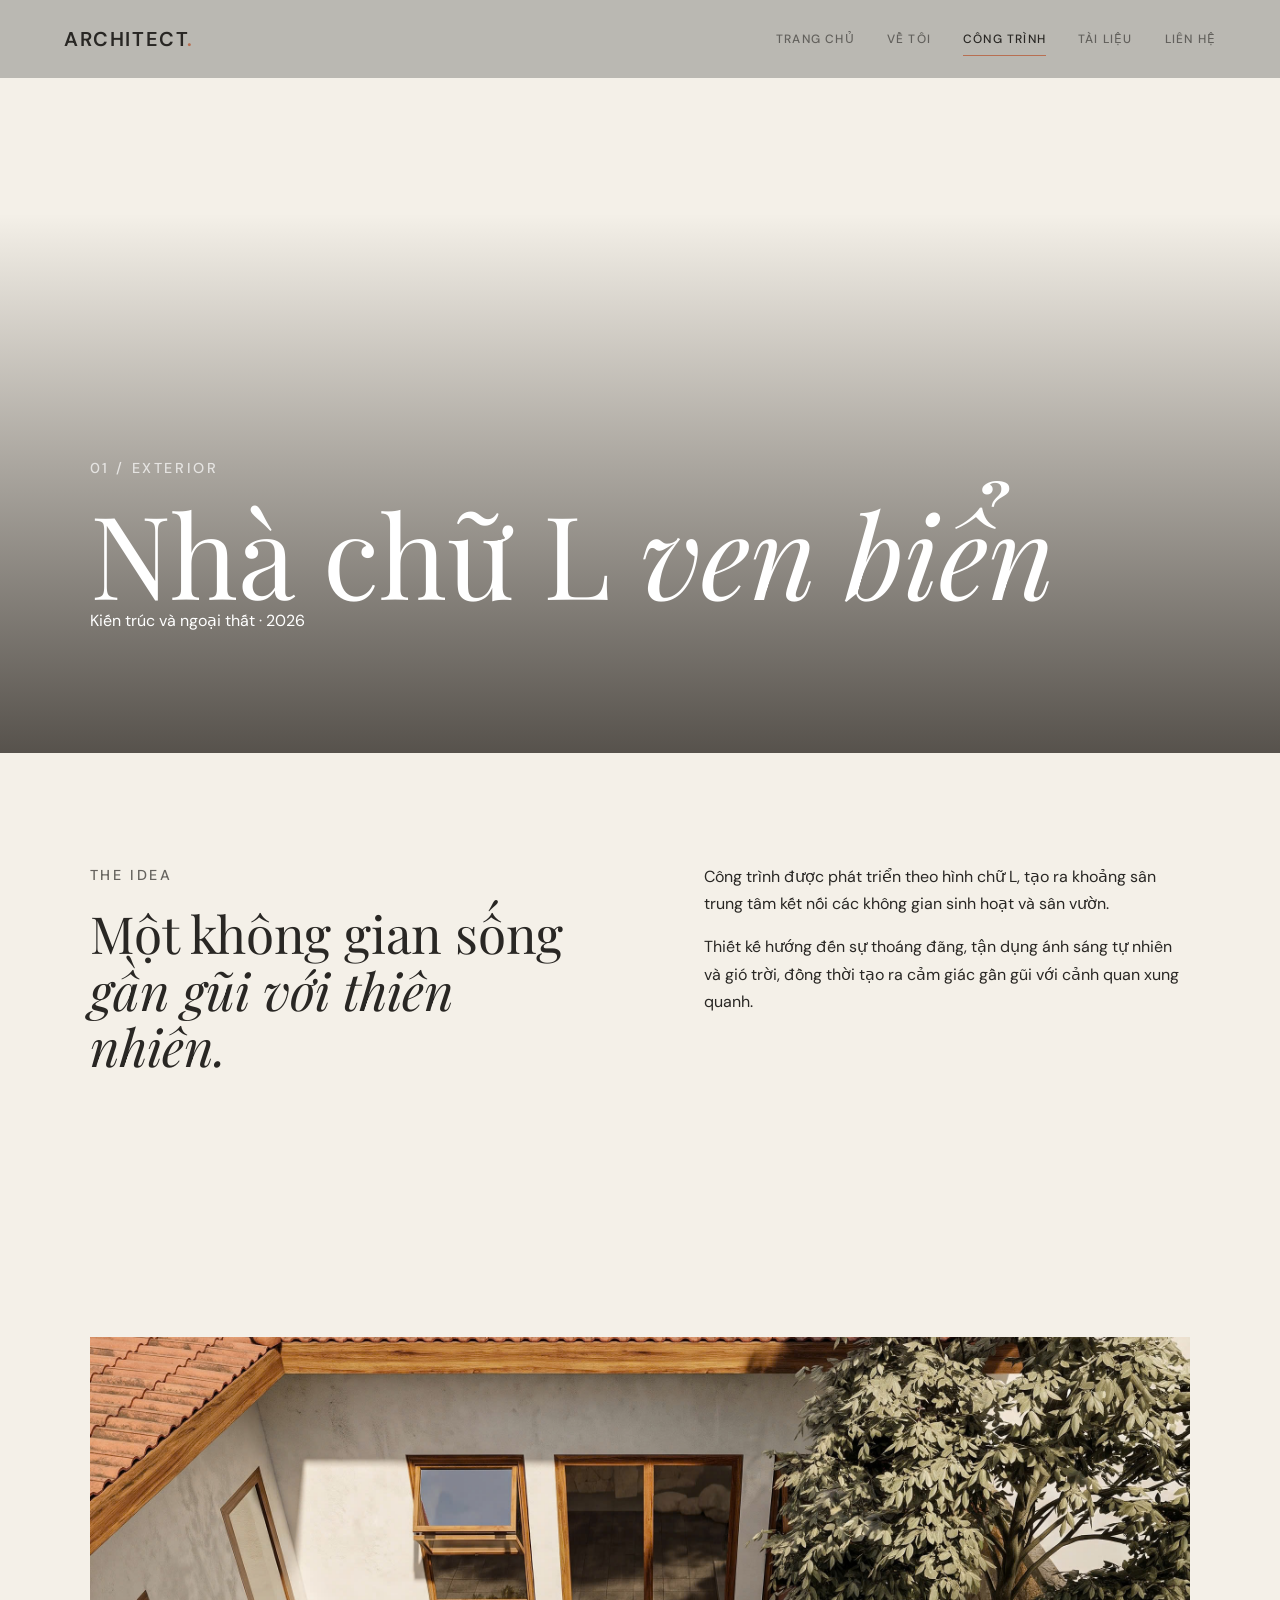
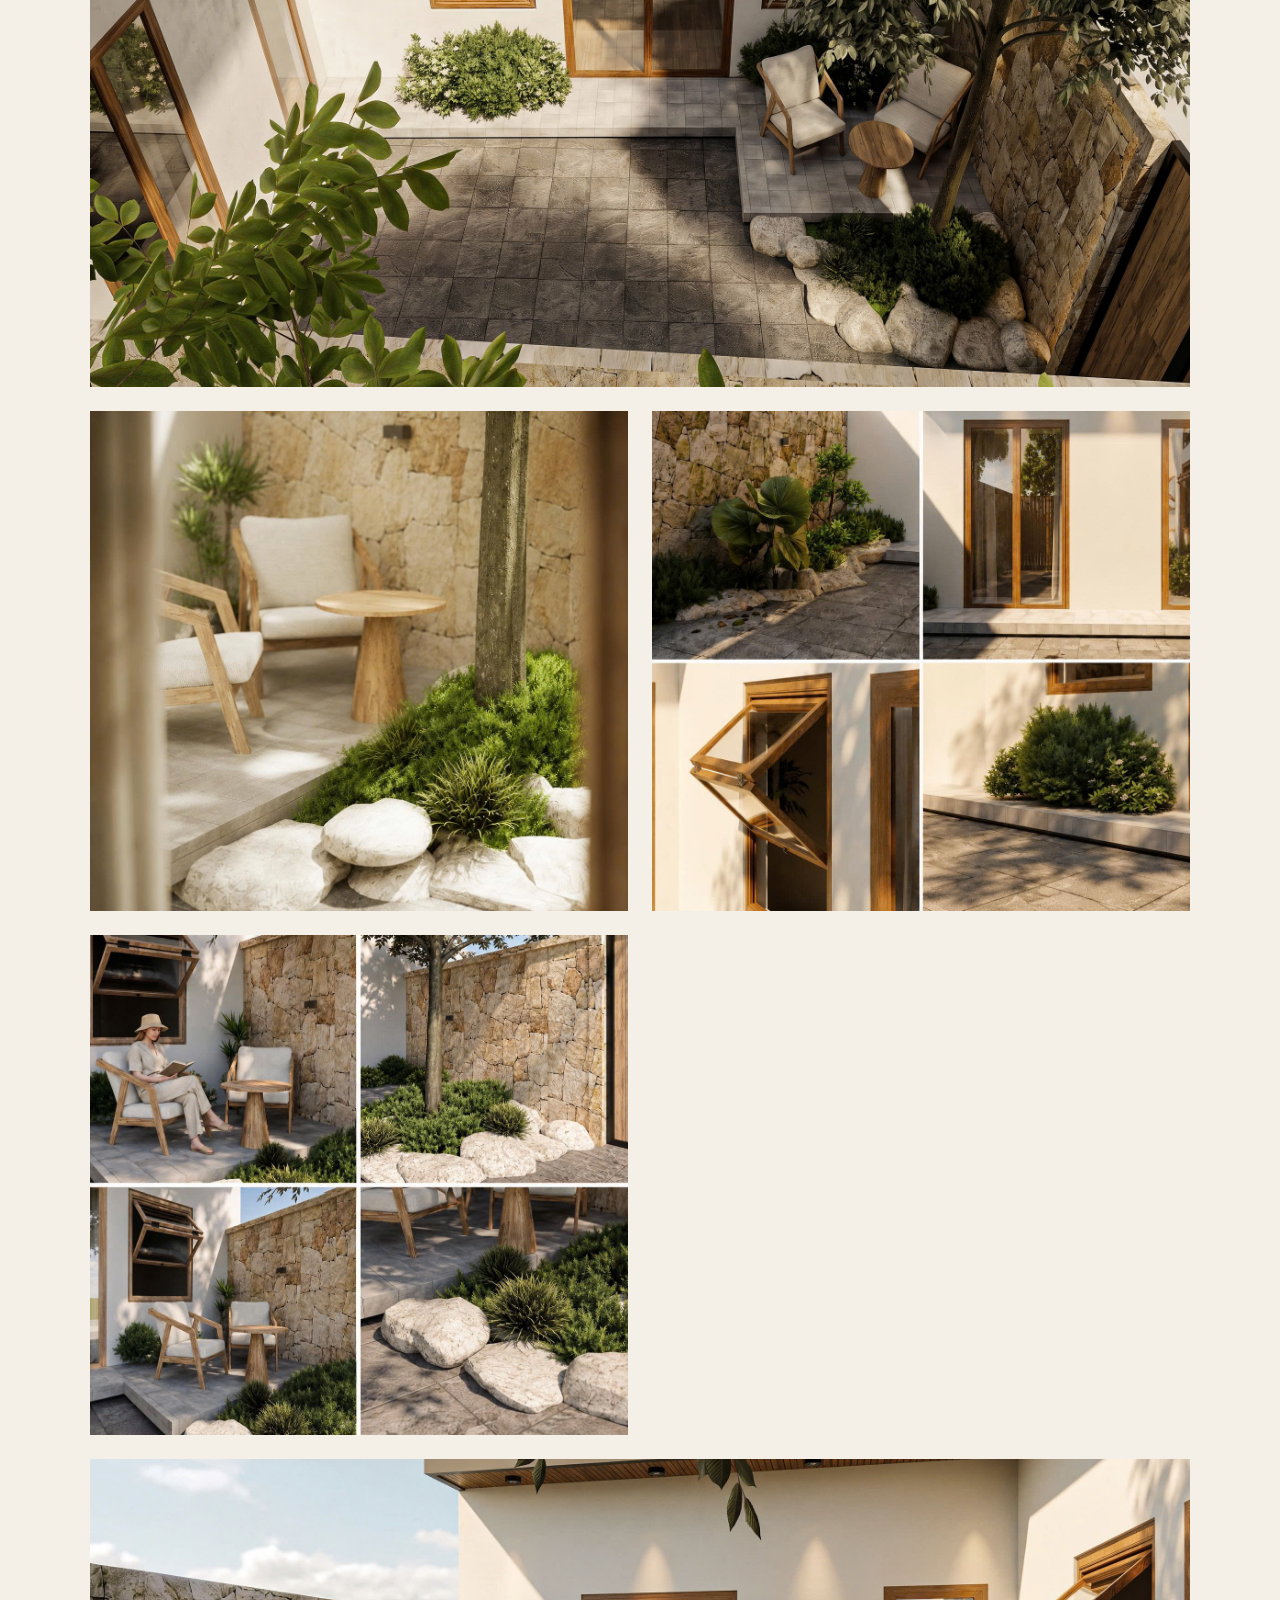
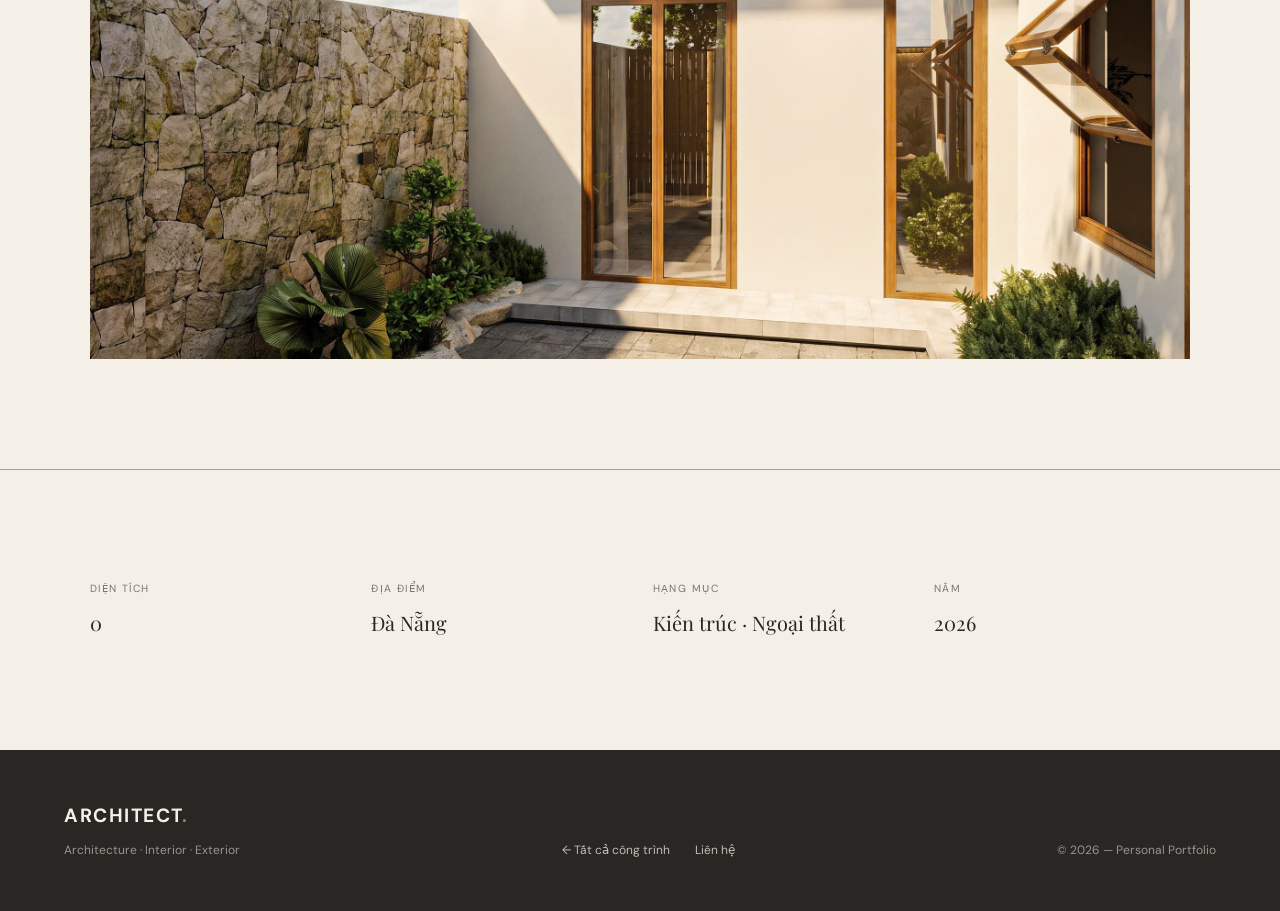
<file: project-detail.html>
<!DOCTYPE html>
<html lang="vi">

<head>
    <!-- Google tag (gtag.js) -->
<script async src="https://www.googletagmanager.com/gtag/js?id=G-ZCTZKC4E77"></script>
<script>
    window.dataLayer = window.dataLayer || [];

    function gtag() {
        dataLayer.push(arguments);
    }

    gtag('js', new Date());

    gtag('config', 'G-ZCTZKC4E77');
</script>

    <meta charset="UTF-8">

    <meta
        name="viewport"
        content="width=device-width, initial-scale=1.0"
    >

    <title>Nhà chữ L ven biển — ARCHITECT</title>


    <!-- GOOGLE FONTS -->

    <link rel="preconnect" href="https://fonts.googleapis.com">

    <link
        rel="preconnect"
        href="https://fonts.gstatic.com"
        crossorigin
    >

    <link
        href="https://fonts.googleapis.com/css2?family=DM+Sans:wght@400;500;600&family=Playfair+Display:wght@400;500;600&display=swap"
        rel="stylesheet"
    >


    <!-- CSS -->

    <link
        rel="stylesheet"
        href="css/style.css"
    >

</head>


<body>


    <!-- =====================================================
         HEADER
    ====================================================== -->

    <header class="site-header">

        <a
            class="brand"
            href="index.html"
        >
            ARCHITECT<span>.</span>
        </a>


        <button
            class="menu-toggle"
            aria-label="Mở menu"
        >
            ☰
        </button>


        <nav>

            <a href="index.html">
                Trang chủ
            </a>

            <a href="about.html">
                Về tôi
            </a>

            <a
                href="projects.html"
                class="active"
            >
                Công trình
            </a>

            <a href="documents.html">
                Tài liệu
            </a>

            <a href="contact.html">
                Liên hệ
            </a>

        </nav>

    </header>



    <!-- =====================================================
         MAIN
    ====================================================== -->

    <main>


        <!-- =================================================
             HERO CÔNG TRÌNH
        ================================================== -->

        <section class="detail-hero project-nha-chu-l">

            <div>

                <p class="eyebrow">
                    01 / EXTERIOR
                </p>


                <h1>
                    Nhà chữ L
                    <em>ven biển</em>
                </h1>


                <p>
                    Kiến trúc và ngoại thất · 2026
                </p>

            </div>

        </section>



        <!-- =================================================
             Ý TƯỞNG THIẾT KẾ
        ================================================== -->

        <section class="detail-intro section">


            <!-- TIÊU ĐỀ -->

            <div>

                <p class="eyebrow">
                    THE IDEA
                </p>


                <h2>

                    Một không gian sống
                    <br>

                    <em>
                        gần gũi với thiên nhiên.
                    </em>

                </h2>

            </div>



            <!-- MÔ TẢ -->

            <div>

                <p>
                    Công trình được phát triển theo hình chữ L,
                    tạo ra khoảng sân trung tâm kết nối các không
                    gian sinh hoạt và sân vườn.
                </p>


                <p>
                    Thiết kế hướng đến sự thoáng đãng, tận dụng
                    ánh sáng tự nhiên và gió trời, đồng thời tạo
                    ra cảm giác gần gũi với cảnh quan xung quanh.
                </p>

            </div>


        </section>



        <!-- =================================================
             GALLERY — 7 ẢNH CÔNG TRÌNH 01
        ================================================== -->

        <section class="detail-gallery section">

    <div class="image">
        <img
            src="images/nha-co-mai.jpg"
            alt="Nhà chữ L ven biển - Ảnh 01"
        >
    </div>
    <div class="image">
        <img
            src="images/anh-3.jpg"
            alt="Nhà chữ L ven biển - Ảnh 01"
        >
    </div>

   

    <div class="image">
        <img
            src="nha-chu-l/nha-co-mai2.jpg"
            alt="Nhà chữ L ven biển - Ảnh 03"
        >
    </div>
    <div class="image">
        <img
            src="nha-chu-l/nha-co-mai3.jpg"
            alt="Nhà chữ L ven biển - Ảnh 03"
        >
    </div>
<div class="image">
        <img
            src="nha-chu-l/nha-co-mai4.jpg"
            alt="Nhà chữ L ven biển - Ảnh 03"
        >
    </div>

</section>



        <!-- =================================================
             THÔNG TIN CÔNG TRÌNH
        ================================================== -->

        <section class="specs section">


            <div>

                <span>
                    DIỆN TÍCH
                </span>

                <strong>
                    0
                </strong>

            </div>



            <div>

                <span>
                    ĐỊA ĐIỂM
                </span>

                <strong>
                    Đà Nẵng
                </strong>

            </div>



            <div>

                <span>
                    HẠNG MỤC
                </span>

                <strong>
                    Kiến trúc · Ngoại thất
                </strong>

            </div>



            <div>

                <span>
                    NĂM
                </span>

                <strong>
                    2026
                </strong>

            </div>


        </section>


    </main>



    <!-- =====================================================
         FOOTER
    ====================================================== -->

    <footer>


        <div>

            <strong>
                ARCHITECT<span>.</span>
            </strong>


            <p>
                Architecture · Interior · Exterior
            </p>

        </div>



        <div class="footer-links">

            <a href="projects.html">
                ← Tất cả công trình
            </a>


            <a href="contact.html">
                Liên hệ
            </a>

        </div>



        <p>
            © 2026 — Personal Portfolio
        </p>


    </footer>



    <!-- JAVASCRIPT -->

    <script src="js/script.js"></script>


</body>

</html>
</file>
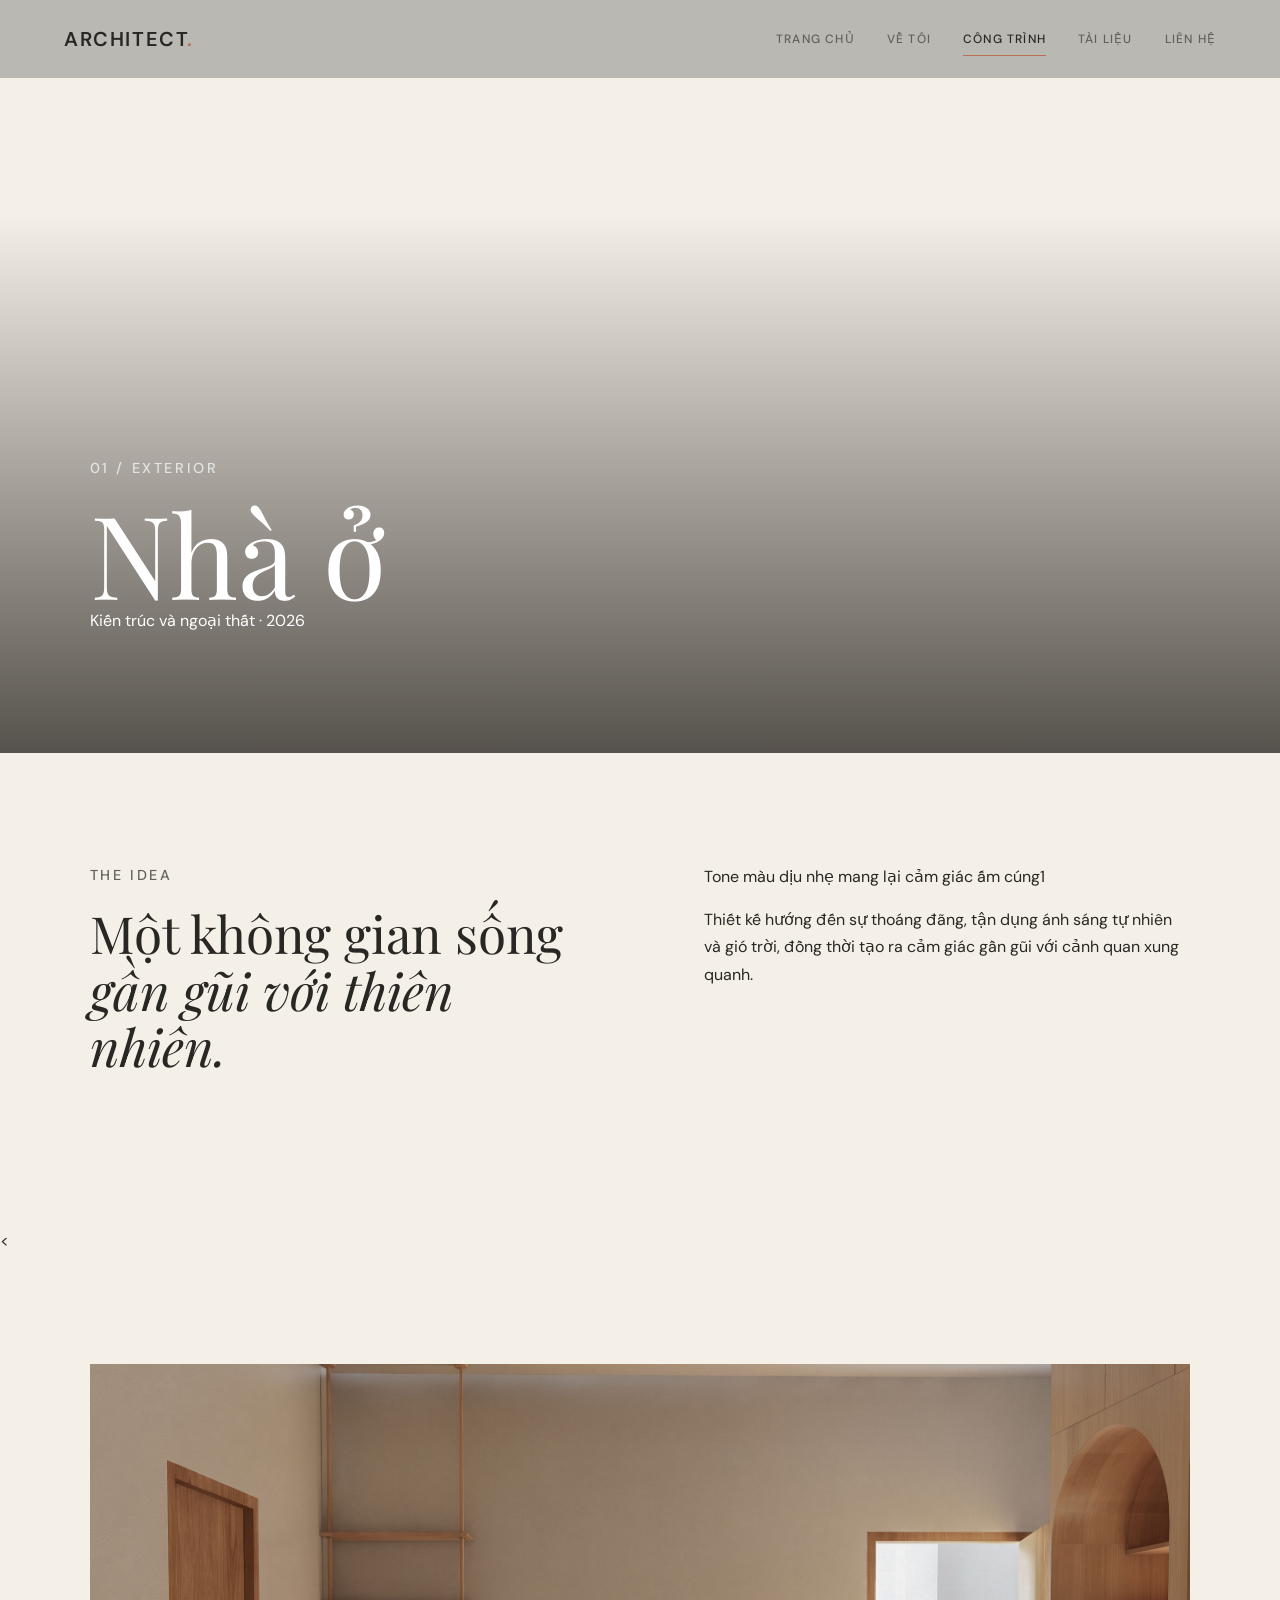
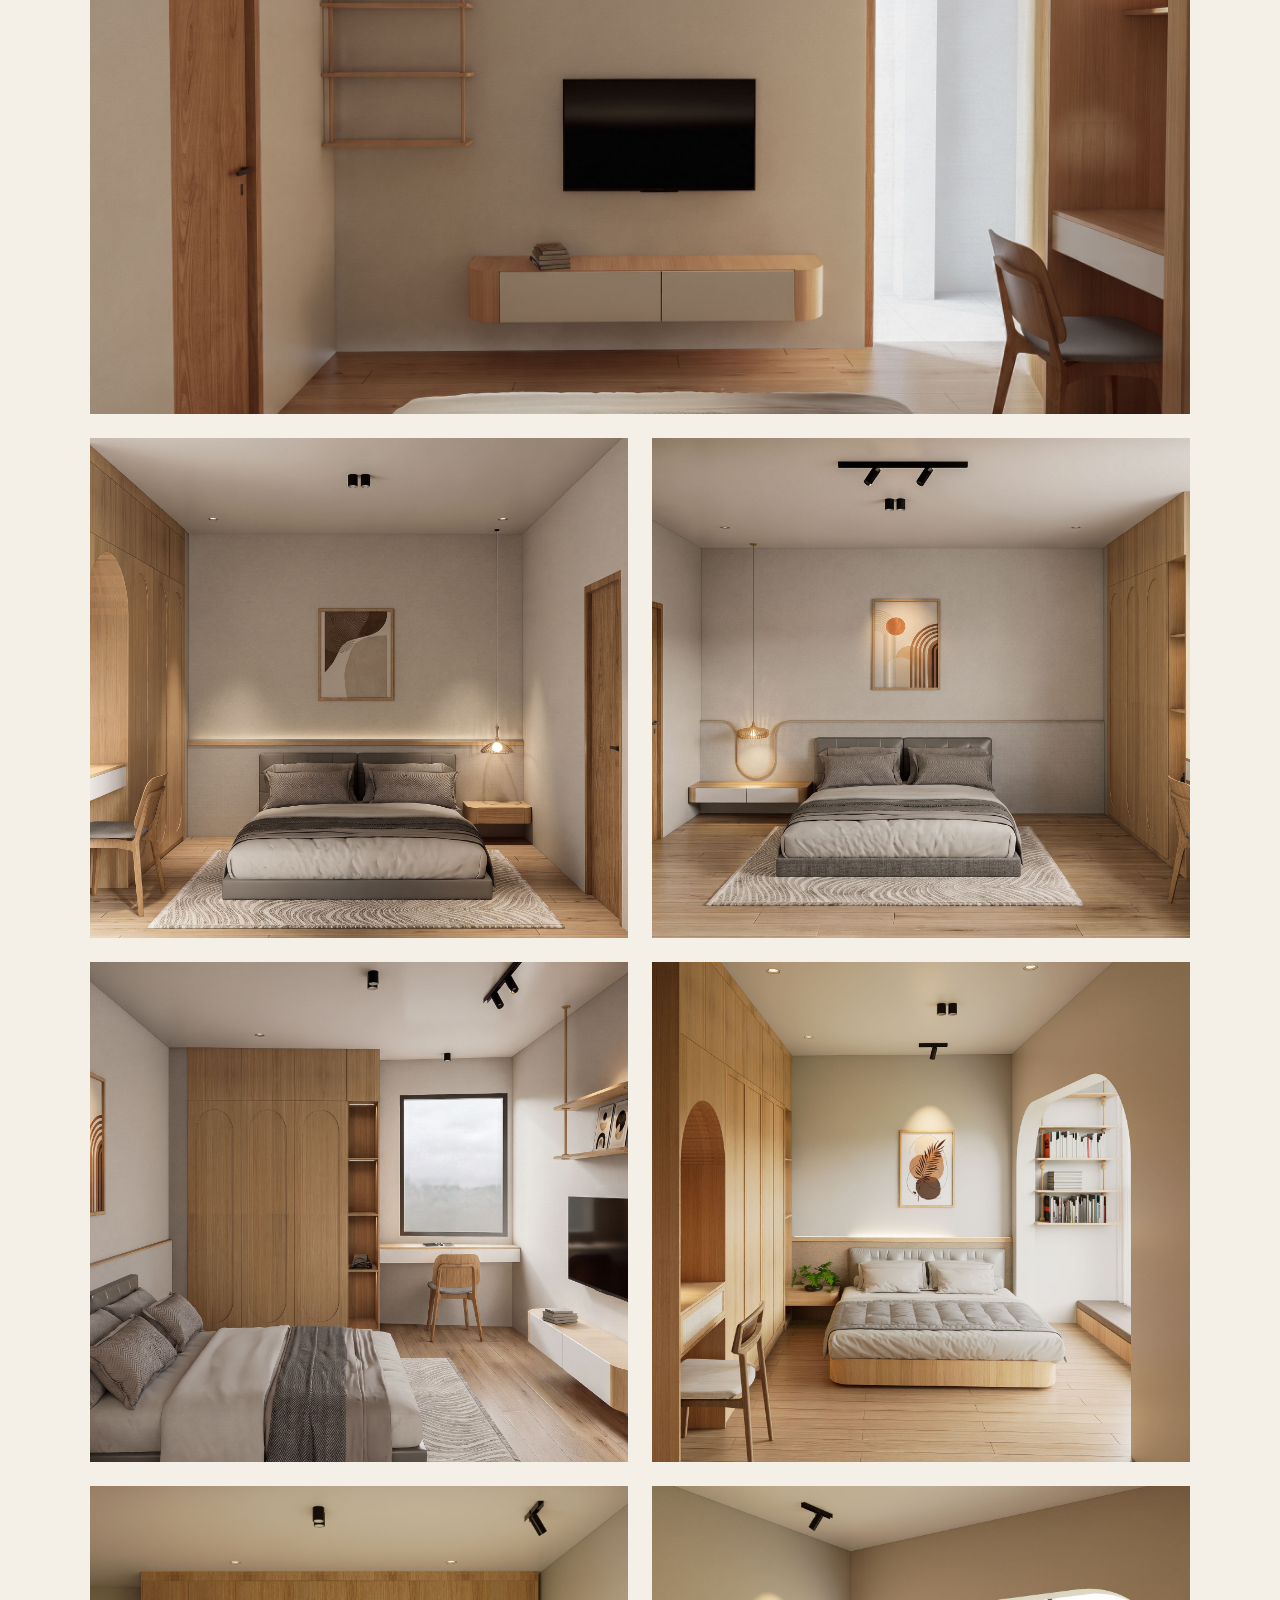
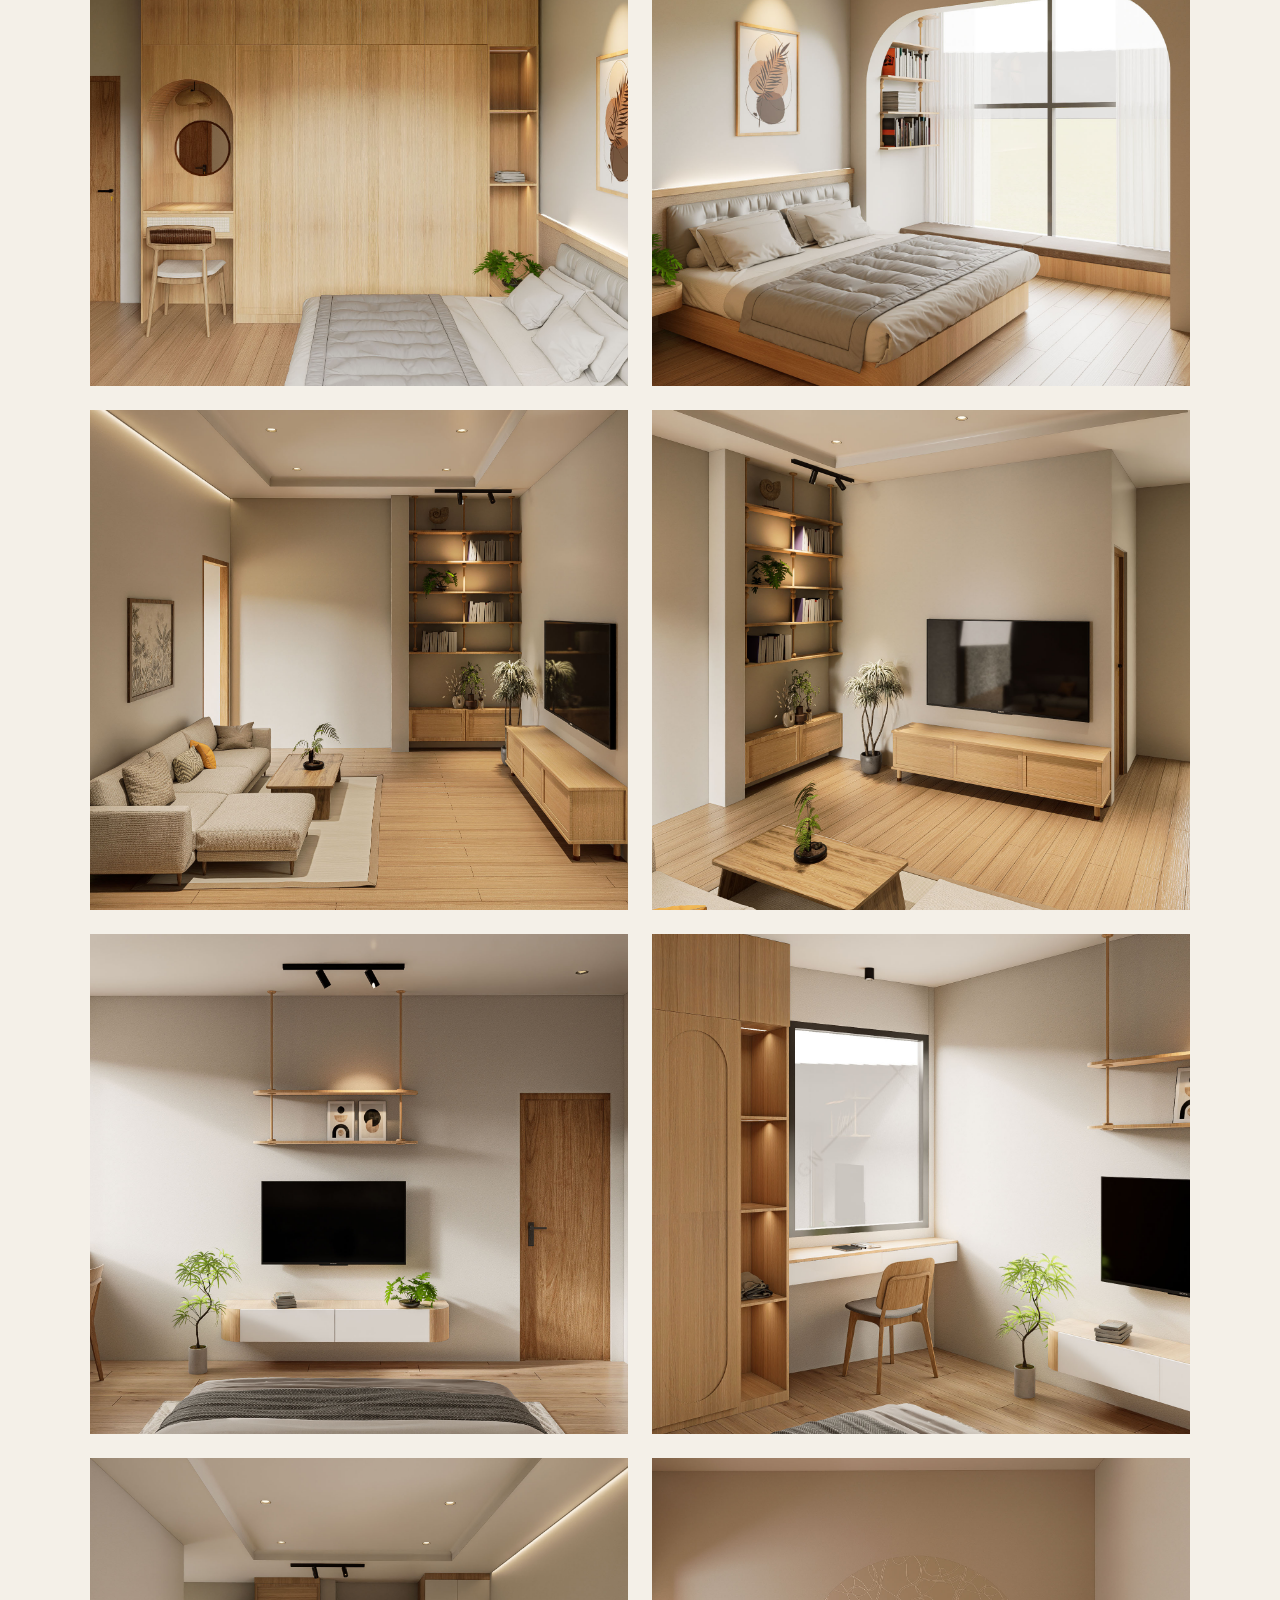
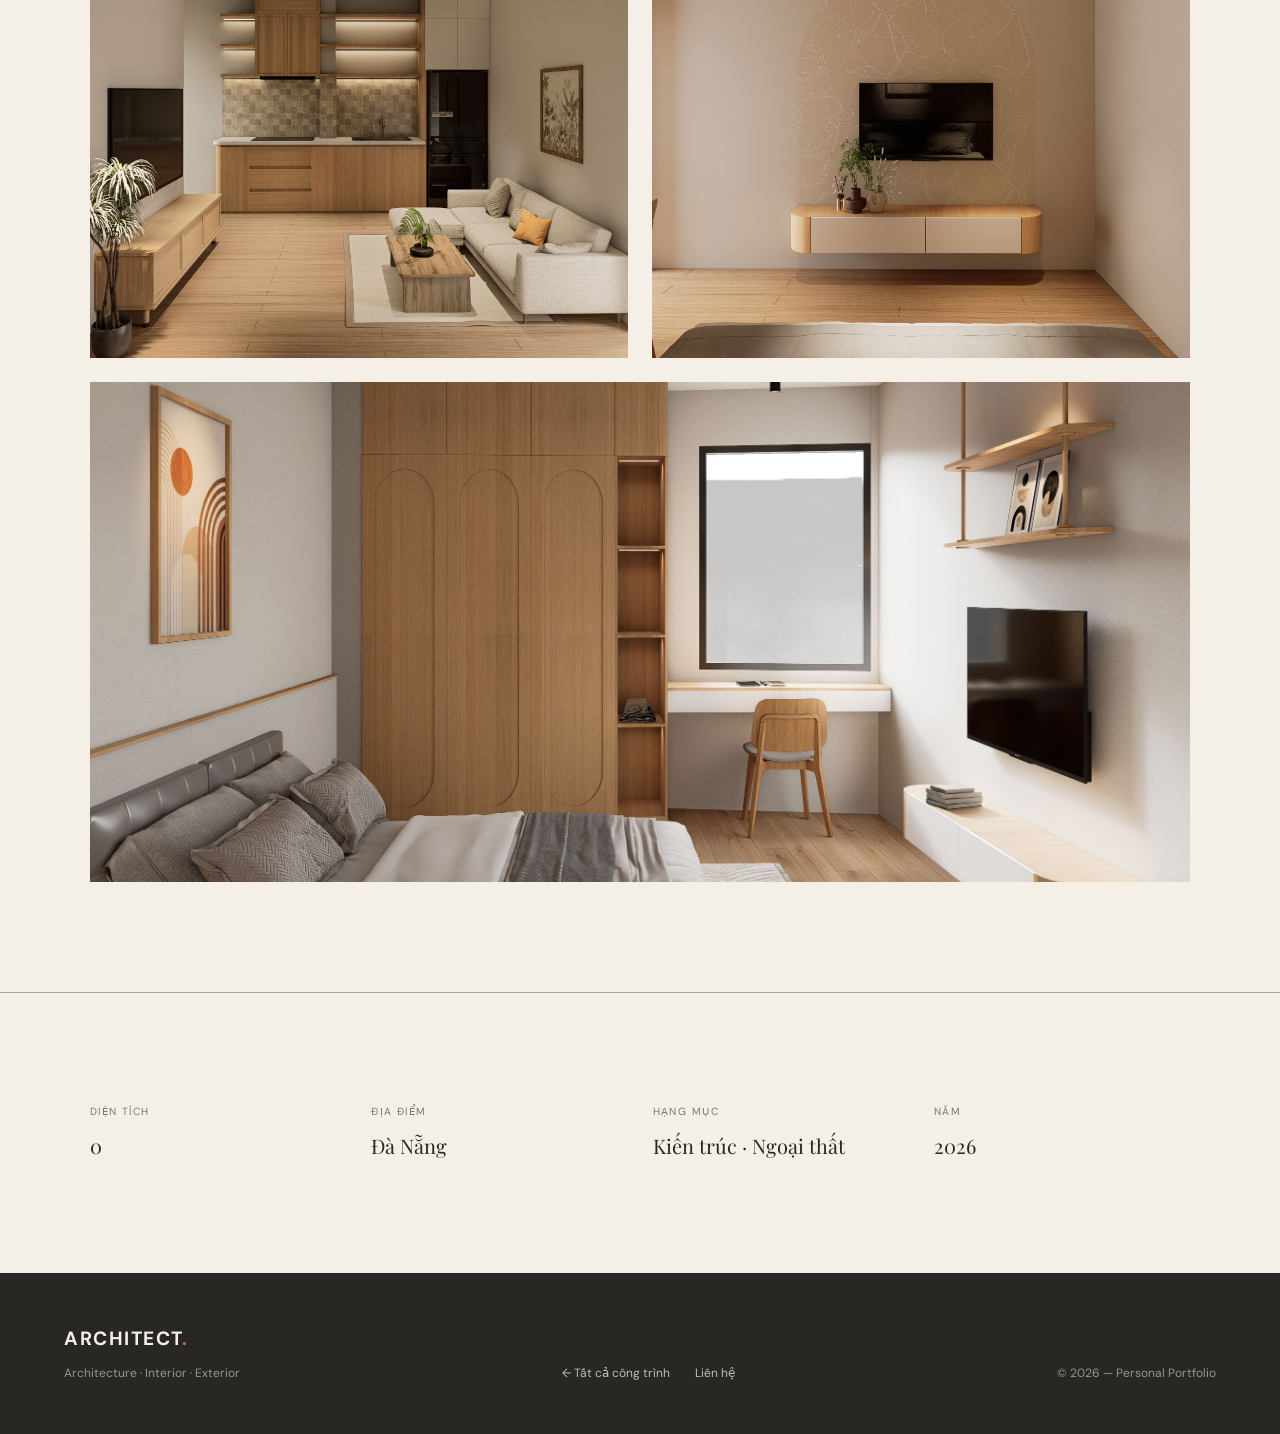
<file: project-detail2.html>
<!DOCTYPE html>
<html lang="vi">

<head>
    <!-- Google tag (gtag.js) -->
<script async src="https://www.googletagmanager.com/gtag/js?id=G-ZCTZKC4E77"></script>
<script>
    window.dataLayer = window.dataLayer || [];

    function gtag() {
        dataLayer.push(arguments);
    }

    gtag('js', new Date());

    gtag('config', 'G-ZCTZKC4E77');
</script>

    <meta charset="UTF-8">

    <meta
        name="viewport"
        content="width=device-width, initial-scale=1.0"
    >

    <title>Nhà chữ L ven biển — ARCHITECT</title>


    <!-- GOOGLE FONTS -->

    <link rel="preconnect" href="https://fonts.googleapis.com">

    <link
        rel="preconnect"
        href="https://fonts.gstatic.com"
        crossorigin
    >

    <link
        href="https://fonts.googleapis.com/css2?family=DM+Sans:wght@400;500;600&family=Playfair+Display:wght@400;500;600&display=swap"
        rel="stylesheet"
    >


    <!-- CSS -->

    <link
        rel="stylesheet"
        href="css/style.css"
    >

</head>


<body>


    <!-- =====================================================
         HEADER
    ====================================================== -->

    <header class="site-header">

        <a
            class="brand"
            href="index.html"
        >
            ARCHITECT<span>.</span>
        </a>


        <button
            class="menu-toggle"
            aria-label="Mở menu"
        >
            ☰
        </button>


        <nav>

            <a href="index.html">
                Trang chủ
            </a>

            <a href="about.html">
                Về tôi
            </a>

            <a
                href="projects.html"
                class="active"
            >
                Công trình
            </a>

            <a href="documents.html">
                Tài liệu
            </a>

            <a href="contact.html">
                Liên hệ
            </a>

        </nav>

    </header>



    <!-- =====================================================
         MAIN
    ====================================================== -->

    <main>


        <!-- =================================================
             HERO CÔNG TRÌNH
        ================================================== -->

        <section class="detail-hero project-nha-a-dung">

            <div>

                <p class="eyebrow">
                    01 / EXTERIOR
                </p>


                <h1>Nhà ở</h1>


                <p>
                    Kiến trúc và ngoại thất · 2026
                </p>

            </div>

        </section>



        <!-- =================================================
             Ý TƯỞNG THIẾT KẾ
        ================================================== -->

        <section class="detail-intro section">


            <!-- TIÊU ĐỀ -->

            <div>

                <p class="eyebrow">
                    THE IDEA
                </p>


                <h2>

                    Một không gian sống
                    <br>

                    <em>
                        gần gũi với thiên nhiên.
                    </em>

                </h2>

            </div>



            <!-- MÔ TẢ -->

            <div>

                <p>
                    Tone màu dịu nhẹ mang lại cảm giác ấm cúng1
                </p>


                <p>
                    Thiết kế hướng đến sự thoáng đãng, tận dụng
                    ánh sáng tự nhiên và gió trời, đồng thời tạo
                    ra cảm giác gần gũi với cảnh quan xung quanh.
                </p>

            </div>


        </section>



        <!-- =================================================
             GALLERY — 7 ẢNH CÔNG TRÌNH 01
        ================================================== -->

        <<section class="detail-gallery section">

    <div class="image">
        <img
            src="nha-a-dung/nha-a-dung1.jpg"
            alt="Nhà A Dũng - Nội thất">
    </div>

    <div class="image">
        <img
            src="nha-a-dung/nha-a-dung2.jpg"
            alt="Nhà A Dũng - Nội thất">
    </div>

    <div class="image">
        <img
            src="nha-a-dung/nha-a-dung3.jpg"
            alt="Nhà A Dũng - Nội thất">
    </div>

    <div class="image">
        <img
            src="nha-a-dung/nha-a-dung4.jpg"
            alt="Nhà A Dũng - Nội thất">
    </div>
    <div class="image">
        <img
            src="nha-a-dung/nha-a-dung5.jpg"
            alt="Nhà A Dũng - Nội thất">
    </div>
 <div class="image">
        <img
            src="nha-a-dung/nha-a-dung6.jpg"
            alt="Nhà A Dũng - Nội thất">
    </div>
     <div class="image">
        <img
            src="nha-a-dung/nha-a-dung7.jpg"
            alt="Nhà A Dũng - Nội thất">
    </div> <div class="image">
        <img
            src="nha-a-dung/nha-a-dung8.jpg"
            alt="Nhà A Dũng - Nội thất">
    </div>
     <div class="image">
        <img
            src="nha-a-dung/nha-a-dung9.jpg"
            alt="Nhà A Dũng - Nội thất">
    </div>
     <div class="image">
        <img
            src="nha-a-dung/nha-a-dung10.jpg"
            alt="Nhà A Dũng - Nội thất">
    </div>
     <div class="image">
        <img
            src="nha-a-dung/nha-a-dung11.jpg"
            alt="Nhà A Dũng - Nội thất">
    </div>
     <div class="image">
        <img
            src="nha-a-dung/nha-a-dung12.jpg"
            alt="Nhà A Dũng - Nội thất">
    </div>
     <div class="image">
        <img
            src="nha-a-dung/nha-a-dung13.jpg"
            alt="Nhà A Dũng - Nội thất">
    </div>
     <div class="image">
        <img
            src="nha-a-dung/nha-a-dung14.jpg"
            alt="Nhà A Dũng - Nội thất">
    </div>
</section>



        <!-- =================================================
             THÔNG TIN CÔNG TRÌNH
        ================================================== -->

        <section class="specs section">


            <div>

                <span>
                    DIỆN TÍCH
                </span>

                <strong>
                    0
                </strong>

            </div>



            <div>

                <span>
                    ĐỊA ĐIỂM
                </span>

                <strong>
                    Đà Nẵng
                </strong>

            </div>



            <div>

                <span>
                    HẠNG MỤC
                </span>

                <strong>
                    Kiến trúc · Ngoại thất
                </strong>

            </div>



            <div>

                <span>
                    NĂM
                </span>

                <strong>
                    2026
                </strong>

            </div>


        </section>


    </main>



    <!-- =====================================================
         FOOTER
    ====================================================== -->

    <footer>


        <div>

            <strong>
                ARCHITECT<span>.</span>
            </strong>


            <p>
                Architecture · Interior · Exterior
            </p>

        </div>



        <div class="footer-links">

            <a href="projects.html">
                ← Tất cả công trình
            </a>


            <a href="contact.html">
                Liên hệ
            </a>

        </div>



        <p>
            © 2026 — Personal Portfolio
        </p>


    </footer>



    <!-- JAVASCRIPT -->

    <script src="js/script.js"></script>


</body>

</html>
</file>
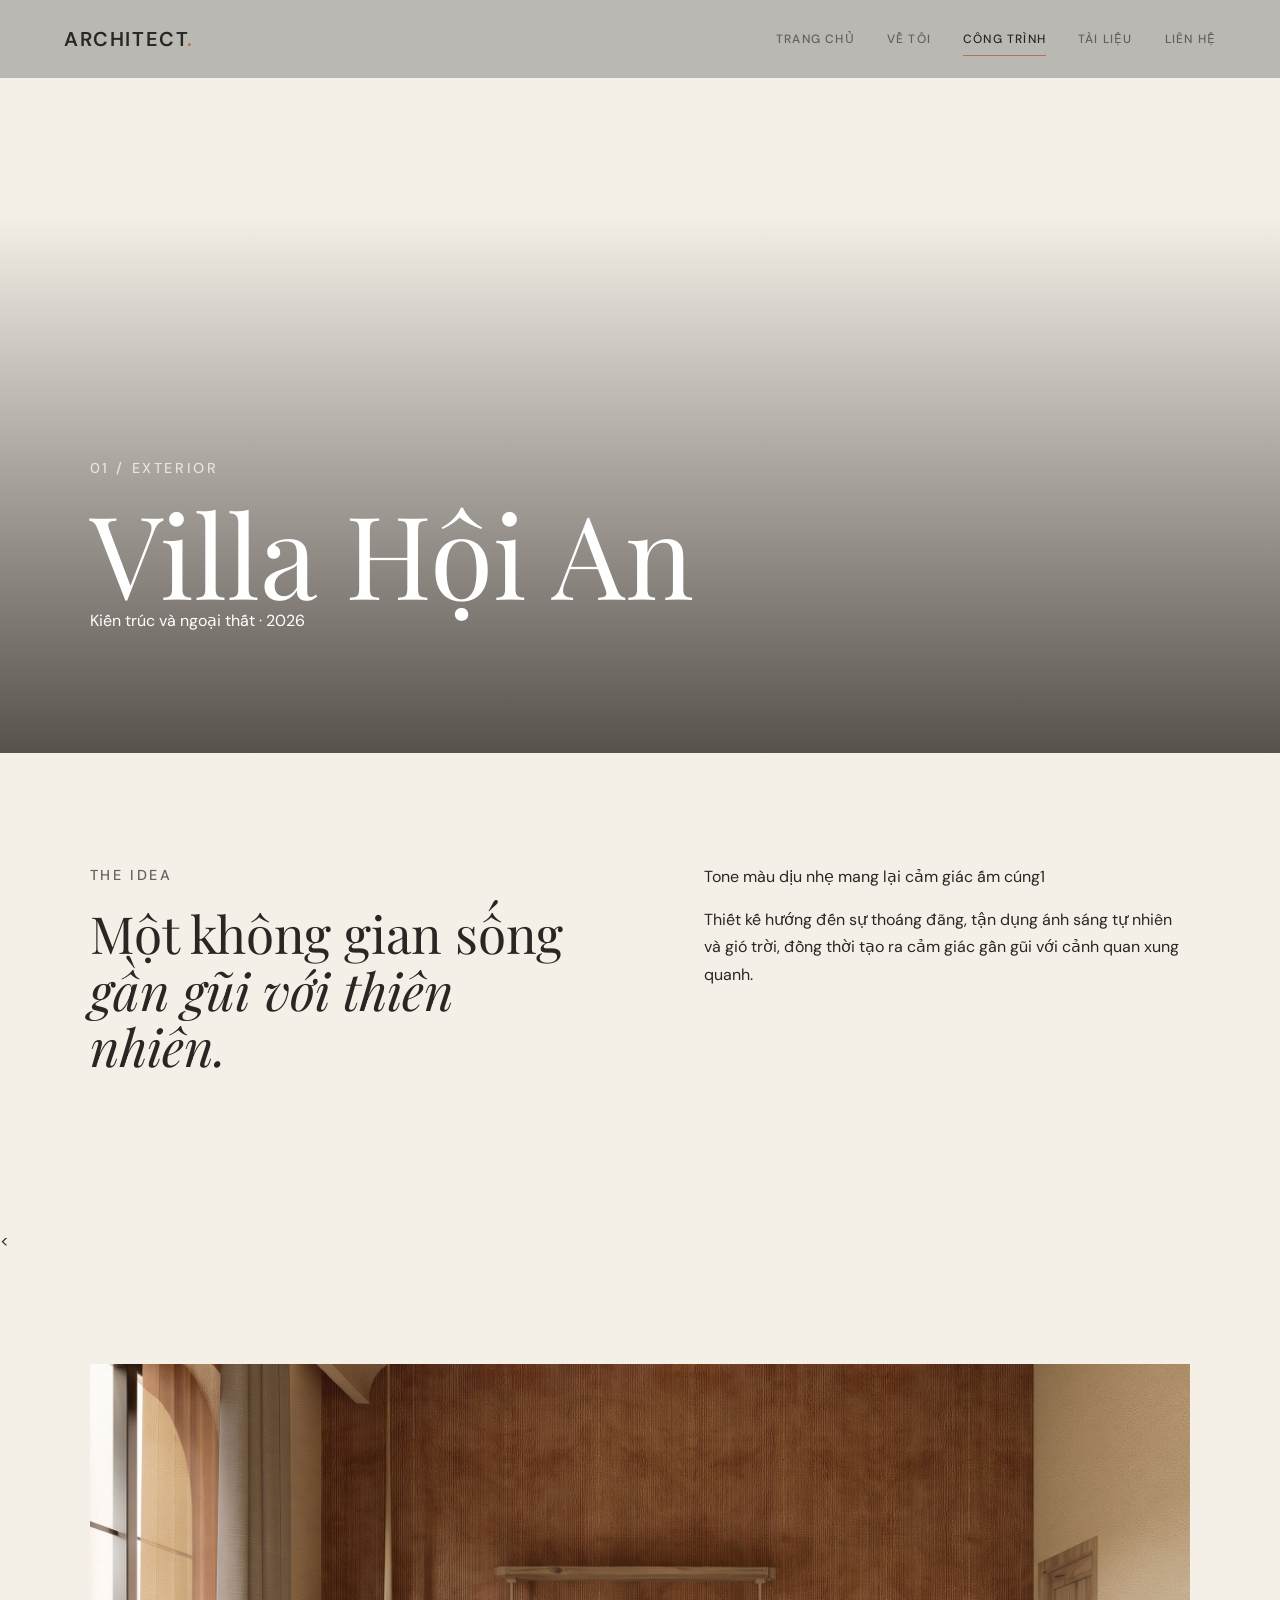
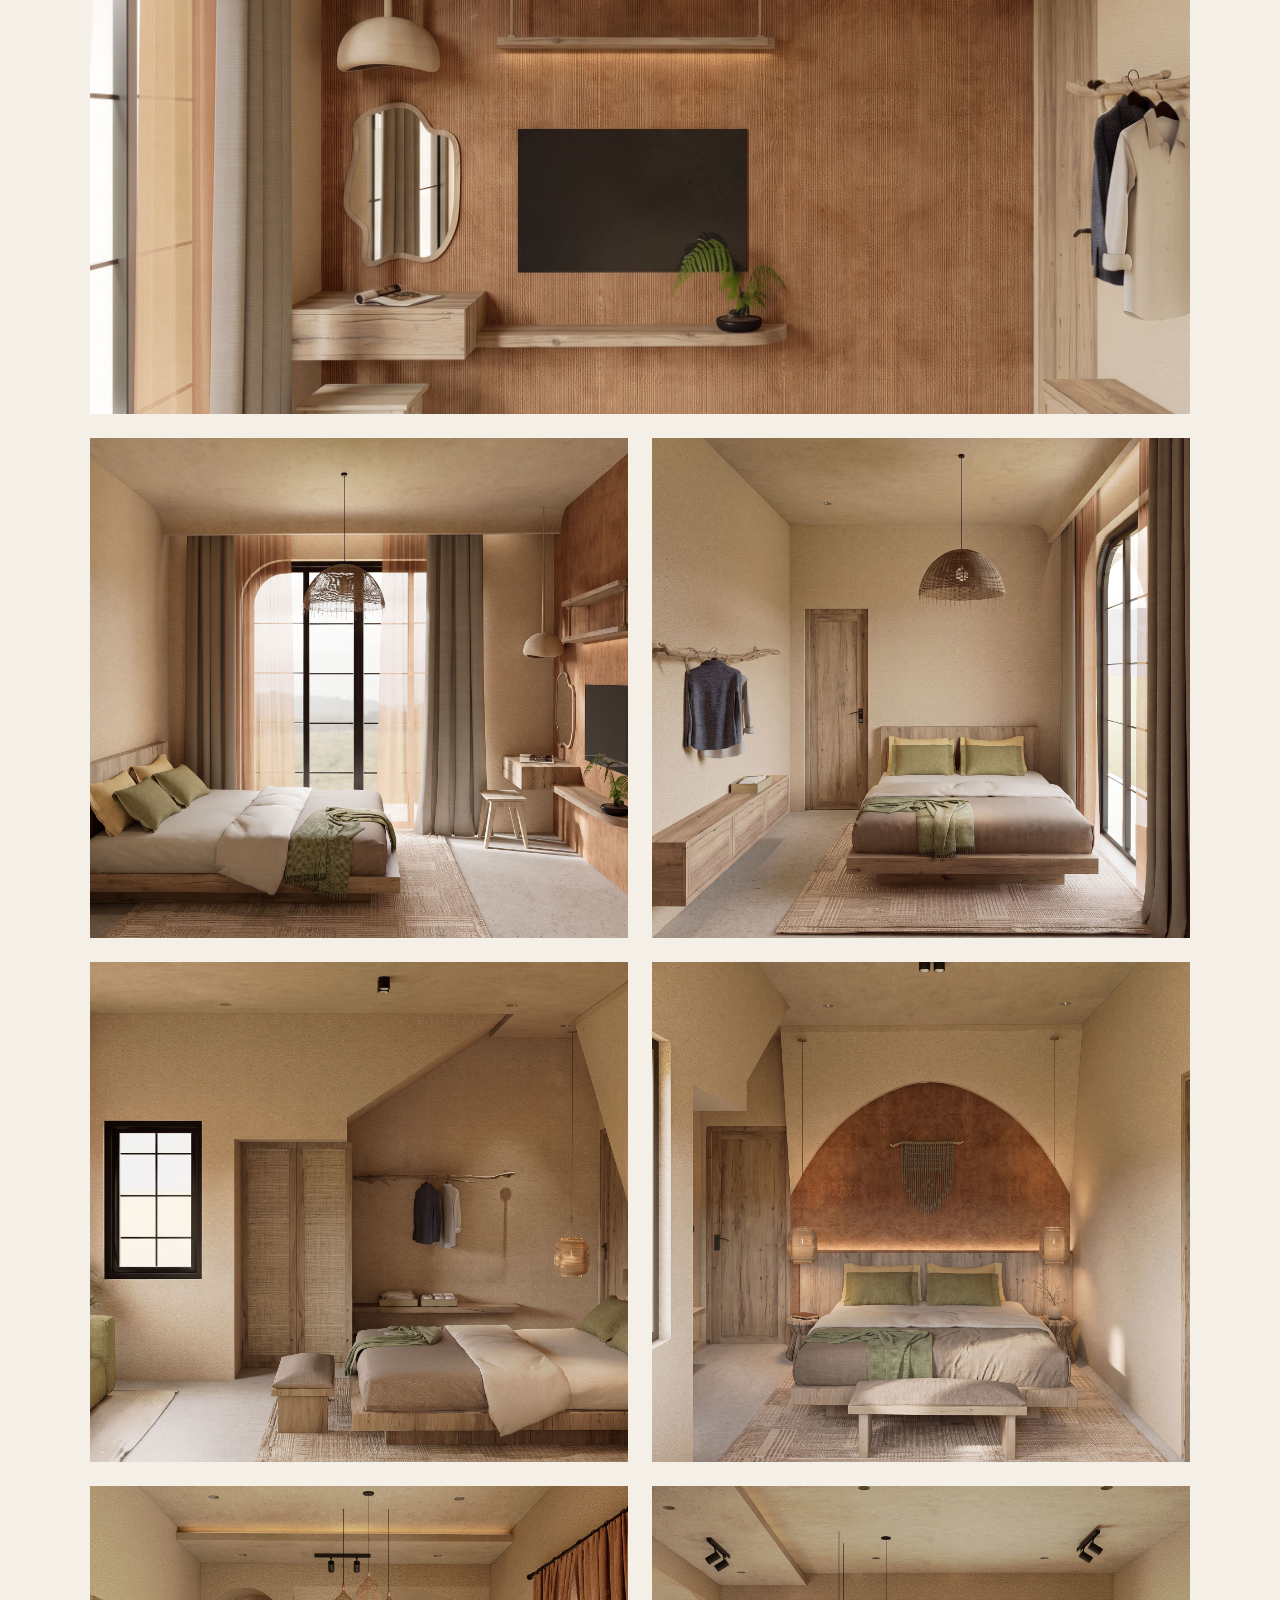
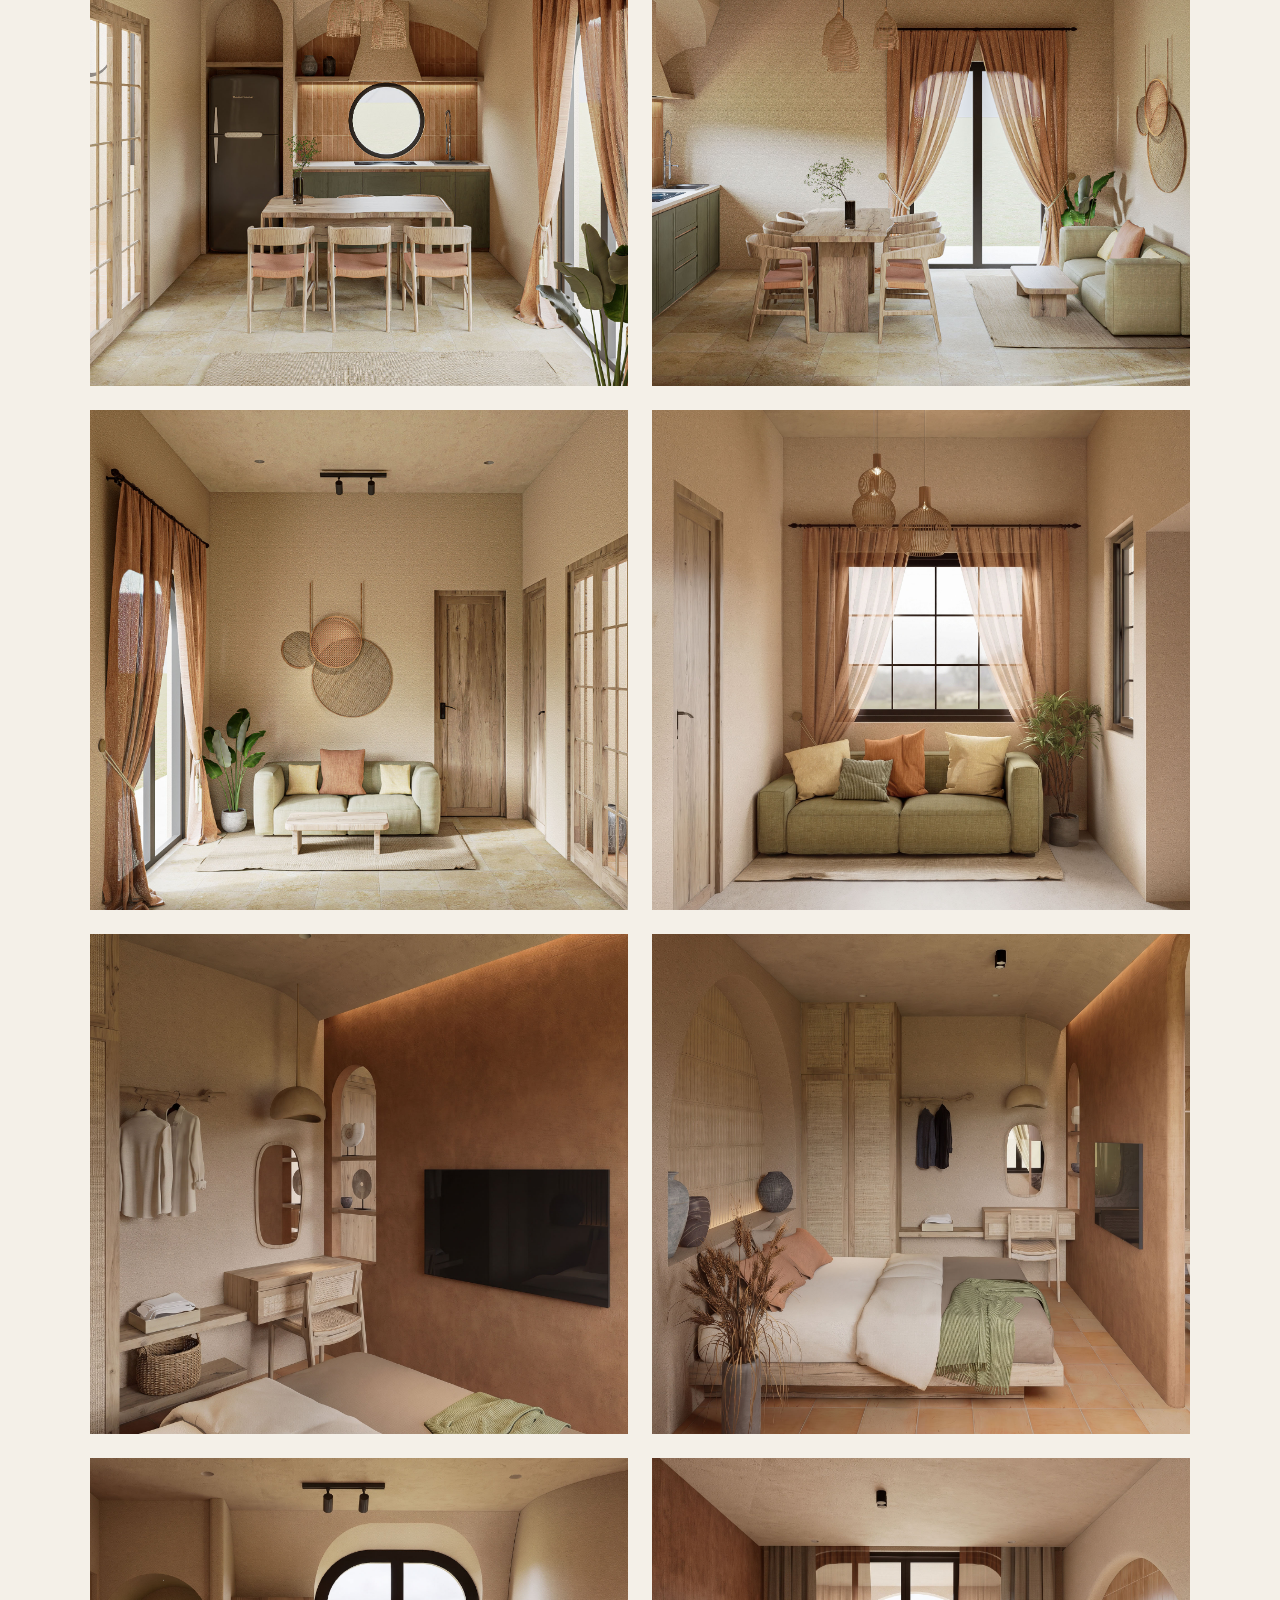
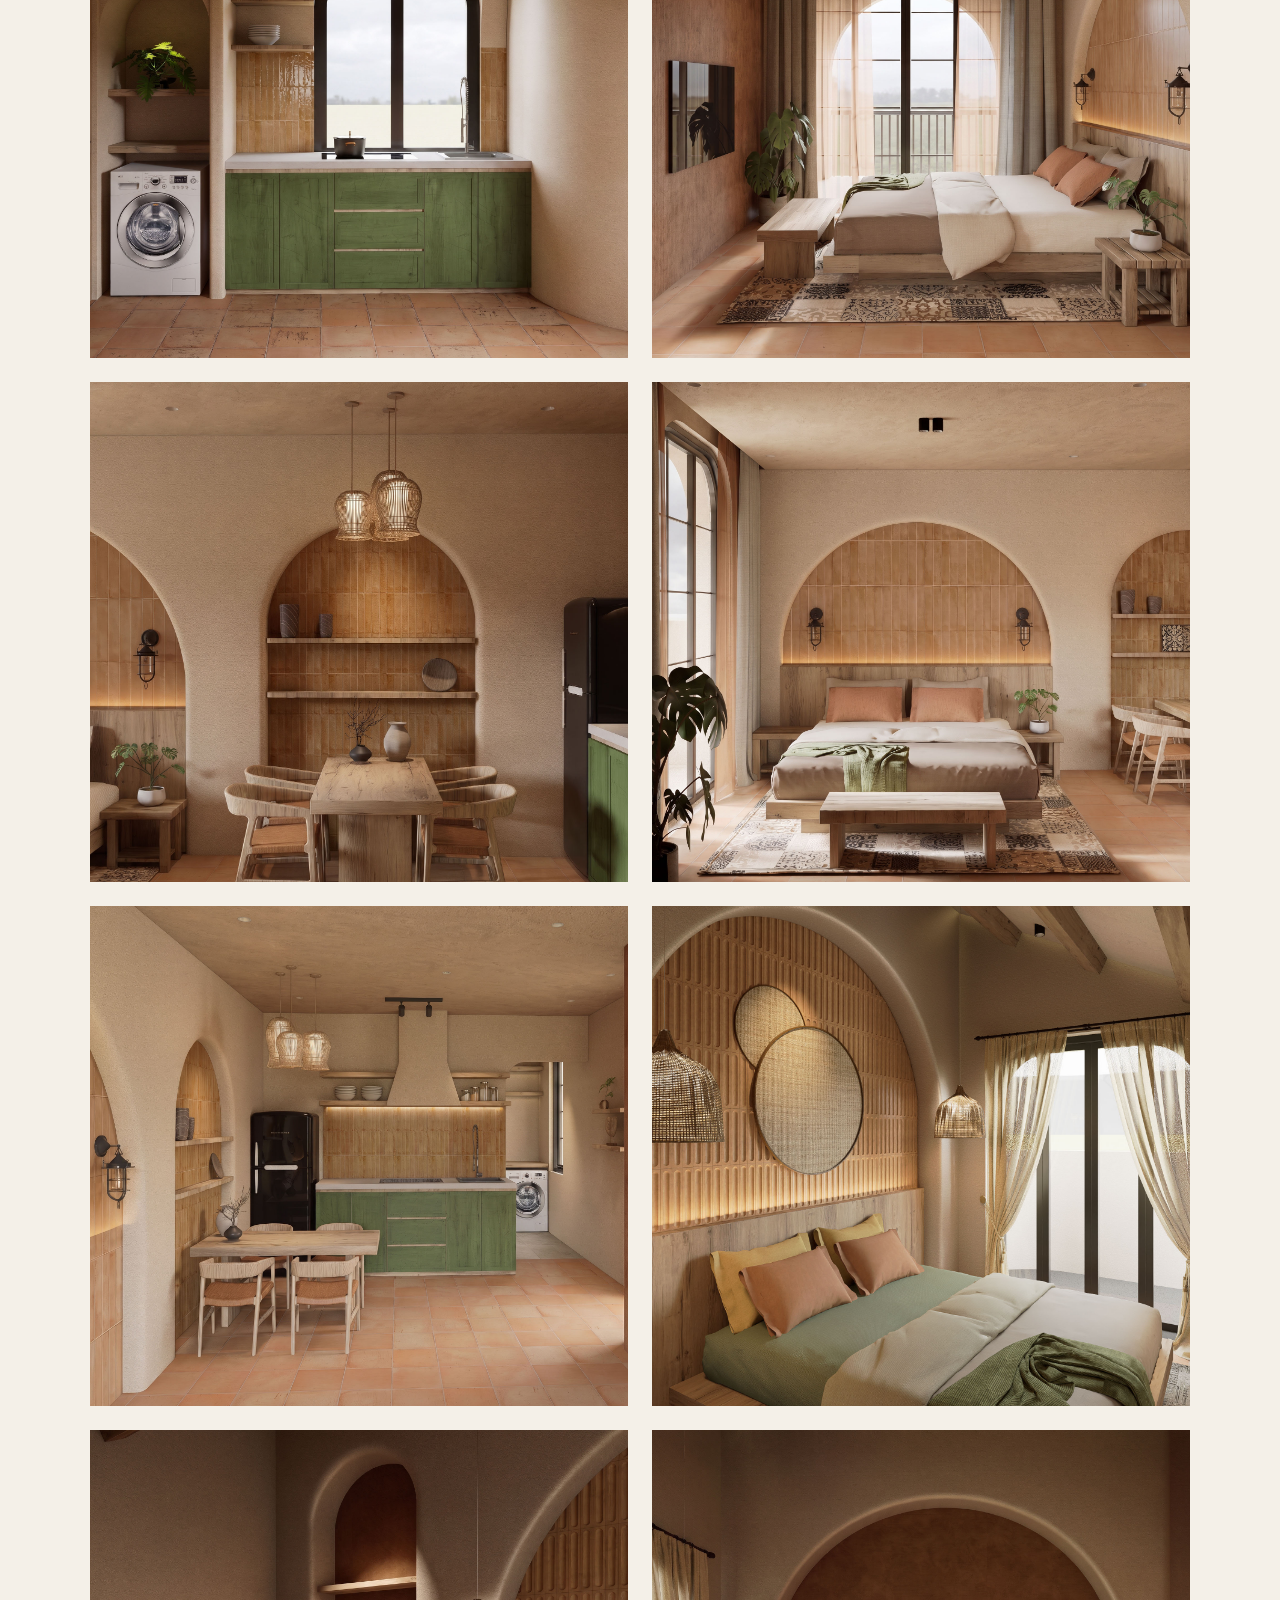
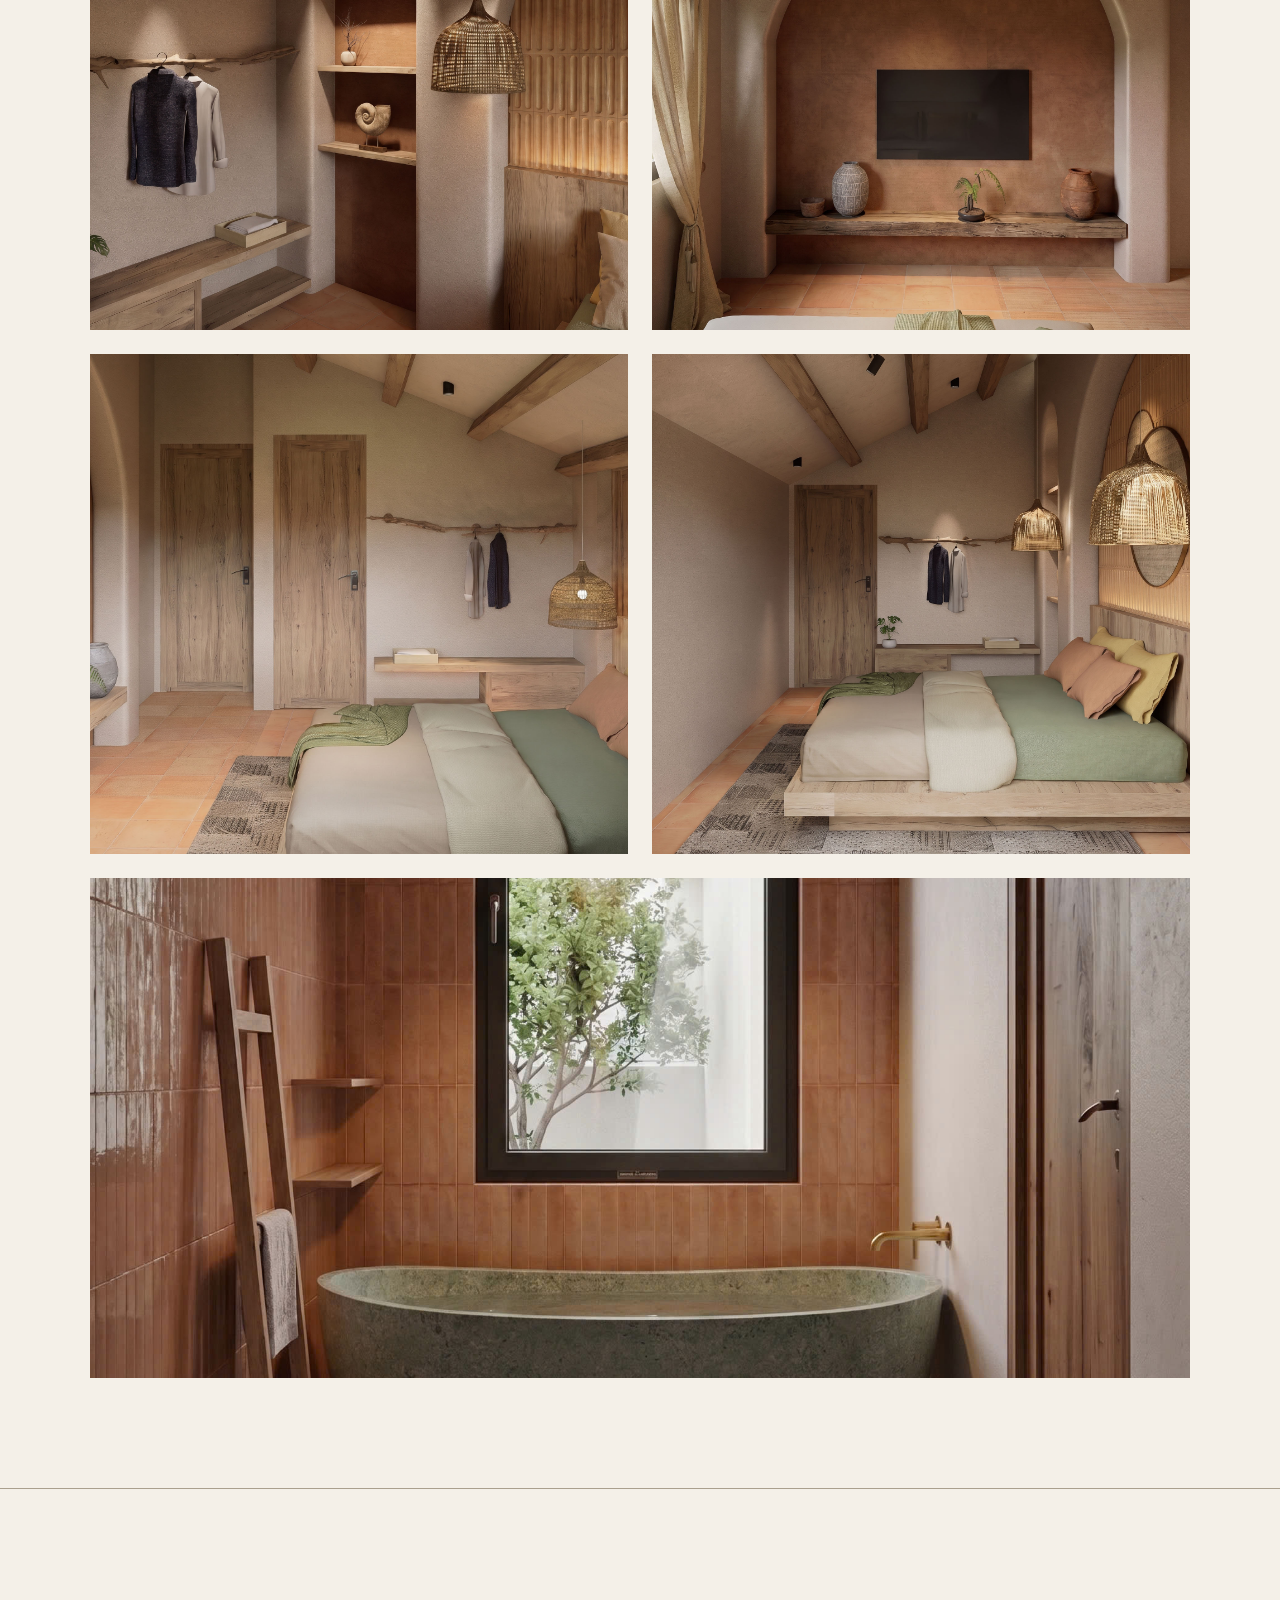
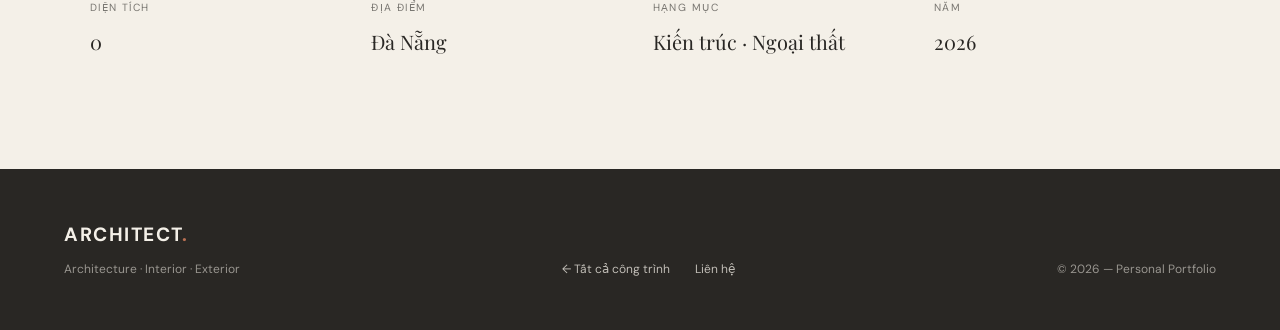
<file: project-detail3.html>
<!DOCTYPE html>
<html lang="vi">

<head>
    <!-- Google tag (gtag.js) -->
<script async src="https://www.googletagmanager.com/gtag/js?id=G-ZCTZKC4E77"></script>
<script>
    window.dataLayer = window.dataLayer || [];

    function gtag() {
        dataLayer.push(arguments);
    }

    gtag('js', new Date());

    gtag('config', 'G-ZCTZKC4E77');
</script>

    <meta charset="UTF-8">

    <meta
        name="viewport"
        content="width=device-width, initial-scale=1.0"
    >

    <title>Nhà chi thu — ARCHITECT</title>


    <!-- GOOGLE FONTS -->

    <link rel="preconnect" href="https://fonts.googleapis.com">

    <link
        rel="preconnect"
        href="https://fonts.gstatic.com"
        crossorigin
    >

    <link
        href="https://fonts.googleapis.com/css2?family=DM+Sans:wght@400;500;600&family=Playfair+Display:wght@400;500;600&display=swap"
        rel="stylesheet"
    >


    <!-- CSS -->

    <link
        rel="stylesheet"
        href="css/style.css"
    >

</head>


<body>


    <!-- =====================================================
         HEADER
    ====================================================== -->

    <header class="site-header">

        <a
            class="brand"
            href="index.html"
        >
            ARCHITECT<span>.</span>
        </a>


        <button
            class="menu-toggle"
            aria-label="Mở menu"
        >
            ☰
        </button>


        <nav>

            <a href="index.html">
                Trang chủ
            </a>

            <a href="about.html">
                Về tôi
            </a>

            <a
                href="projects.html"
                class="active"
            >
                Công trình
            </a>

            <a href="documents.html">
                Tài liệu
            </a>

            <a href="contact.html">
                Liên hệ
            </a>

        </nav>

    </header>



    <!-- =====================================================
         MAIN
    ====================================================== -->

    <main>


        <!-- =================================================
             HERO CÔNG TRÌNH
        ================================================== -->

        <section class="detail-hero project-nha-a-dung">

            <div>

                <p class="eyebrow">
                    01 / EXTERIOR
                </p>


                <h1>Villa Hội An</h1>


                <p>
                    Kiến trúc và ngoại thất · 2026
                </p>

            </div>

        </section>



        <!-- =================================================
             Ý TƯỞNG THIẾT KẾ
        ================================================== -->

        <section class="detail-intro section">


            <!-- TIÊU ĐỀ -->

            <div>

                <p class="eyebrow">
                    THE IDEA
                </p>


                <h2>

                    Một không gian sống
                    <br>

                    <em>
                        gần gũi với thiên nhiên.
                    </em>

                </h2>

            </div>



            <!-- MÔ TẢ -->

            <div>

                <p>
                    Tone màu dịu nhẹ mang lại cảm giác ấm cúng1
                </p>


                <p>
                    Thiết kế hướng đến sự thoáng đãng, tận dụng
                    ánh sáng tự nhiên và gió trời, đồng thời tạo
                    ra cảm giác gần gũi với cảnh quan xung quanh.
                </p>

            </div>


        </section>



        <!-- =================================================
             GALLERY — 7 ẢNH CÔNG TRÌNH 01
        ================================================== -->

        <<section class="detail-gallery section">

    <div class="image">
        <img
            src="nha-chi-thu/nha-chi-thu1.jpg"
            alt="Nhà A Dũng - Nội thất">
    </div>

    <div class="image">
        <img
            src="nha-chi-thu/nha-chi-thu2.jpg"
            alt="Nhà A Dũng - Nội thất">
    </div>

    <div class="image">
        <img
            src="nha-chi-thu/nha-chi-thu3.jpg"
            alt="Nhà A Dũng - Nội thất">
    </div>

    <div class="image">
        <img
            src="nha-chi-thu/nha-chi-thu4.jpg"
            alt="Nhà A Dũng - Nội thất">
    </div>
    <div class="image">
        <img
            src="nha-chi-thu/nha-chi-thu5.jpg"
            alt="Nhà A Dũng - Nội thất">
    </div>
 <div class="image">
        <img
            src="nha-chi-thu/nha-chi-thu6.jpg"
            alt="Nhà A Dũng - Nội thất">
    </div>
     <div class="image">
        <img
            src="nha-chi-thu/nha-chi-thu7.jpg"
            alt="Nhà A Dũng - Nội thất">
    </div> <div class="image">
        <img
            src="nha-chi-thu/nha-chi-thu8.jpg"
            alt="Nhà A Dũng - Nội thất">
    </div>
     <div class="image">
        <img
            src="nha-chi-thu/nha-chi-thu9.jpg"
            alt="Nhà A Dũng - Nội thất">
    </div>
     <div class="image">
        <img
            src="nha-chi-thu/nha-chi-thu10.jpg"
            alt="Nhà A Dũng - Nội thất">
    </div>
     <div class="image">
        <img
            src="nha-chi-thu/nha-chi-thu11.jpg"
            alt="Nhà A Dũng - Nội thất">
    </div>
     <div class="image">
        <img
            src="nha-chi-thu/nha-chi-thu12.jpg"
            alt="Nhà A Dũng - Nội thất">
    </div>
     <div class="image">
        <img
            src="nha-chi-thu/nha-chi-thu13.jpg"
            alt="Nhà A Dũng - Nội thất">
    </div>
     <div class="image">
        <img
            src="nha-chi-thu/nha-chi-thu14.jpg"
            alt="Nhà A Dũng - Nội thất">
    </div>
     </div>
     <div class="image">
        <img
            src="nha-chi-thu/nha-chi-thu15.jpg"
            alt="Nhà A Dũng - Nội thất">
    </div>
     </div>
     <div class="image">
        <img
            src="nha-chi-thu/nha-chi-thu16.jpg"
            alt="Nhà A Dũng - Nội thất">
    </div>
     </div>
     <div class="image">
        <img
            src="nha-chi-thu/nha-chi-thu17.jpg"
            alt="Nhà A Dũng - Nội thất">
    </div>
     </div>
     <div class="image">
        <img
            src="nha-chi-thu/nha-chi-thu18.jpg"
            alt="Nhà A Dũng - Nội thất">
    </div>
     </div>
     <div class="image">
        <img
            src="nha-chi-thu/nha-chi-thu19.jpg"
            alt="Nhà A Dũng - Nội thất">
    </div>
     </div>
     <div class="image">
        <img
            src="nha-chi-thu/nha-chi-thu20.jpg"
            alt="Nhà A Dũng - Nội thất">
    </div>
     </div>
     <div class="image">
        <img
            src="nha-chi-thu/nha-chi-thu21.jpg"
            alt="Nhà A Dũng - Nội thất">
    </div>
     </div>
     <div class="image">
        <img
            src="nha-chi-thu/nha-chi-thu22.jpg"
            alt="Nhà A Dũng - Nội thất">
    </div>
</section>



        <!-- =================================================
             THÔNG TIN CÔNG TRÌNH
        ================================================== -->

        <section class="specs section">


            <div>

                <span>
                    DIỆN TÍCH
                </span>

                <strong>
                    0
                </strong>

            </div>



            <div>

                <span>
                    ĐỊA ĐIỂM
                </span>

                <strong>
                    Đà Nẵng
                </strong>

            </div>



            <div>

                <span>
                    HẠNG MỤC
                </span>

                <strong>
                    Kiến trúc · Ngoại thất
                </strong>

            </div>



            <div>

                <span>
                    NĂM
                </span>

                <strong>
                    2026
                </strong>

            </div>


        </section>


    </main>



    <!-- =====================================================
         FOOTER
    ====================================================== -->

    <footer>


        <div>

            <strong>
                ARCHITECT<span>.</span>
            </strong>


            <p>
                Architecture · Interior · Exterior
            </p>

        </div>



        <div class="footer-links">

            <a href="projects.html">
                ← Tất cả công trình
            </a>


            <a href="contact.html">
                Liên hệ
            </a>

        </div>



        <p>
            © 2026 — Personal Portfolio
        </p>


    </footer>



    <!-- JAVASCRIPT -->

    <script src="js/script.js"></script>


</body>

</html>
</file>
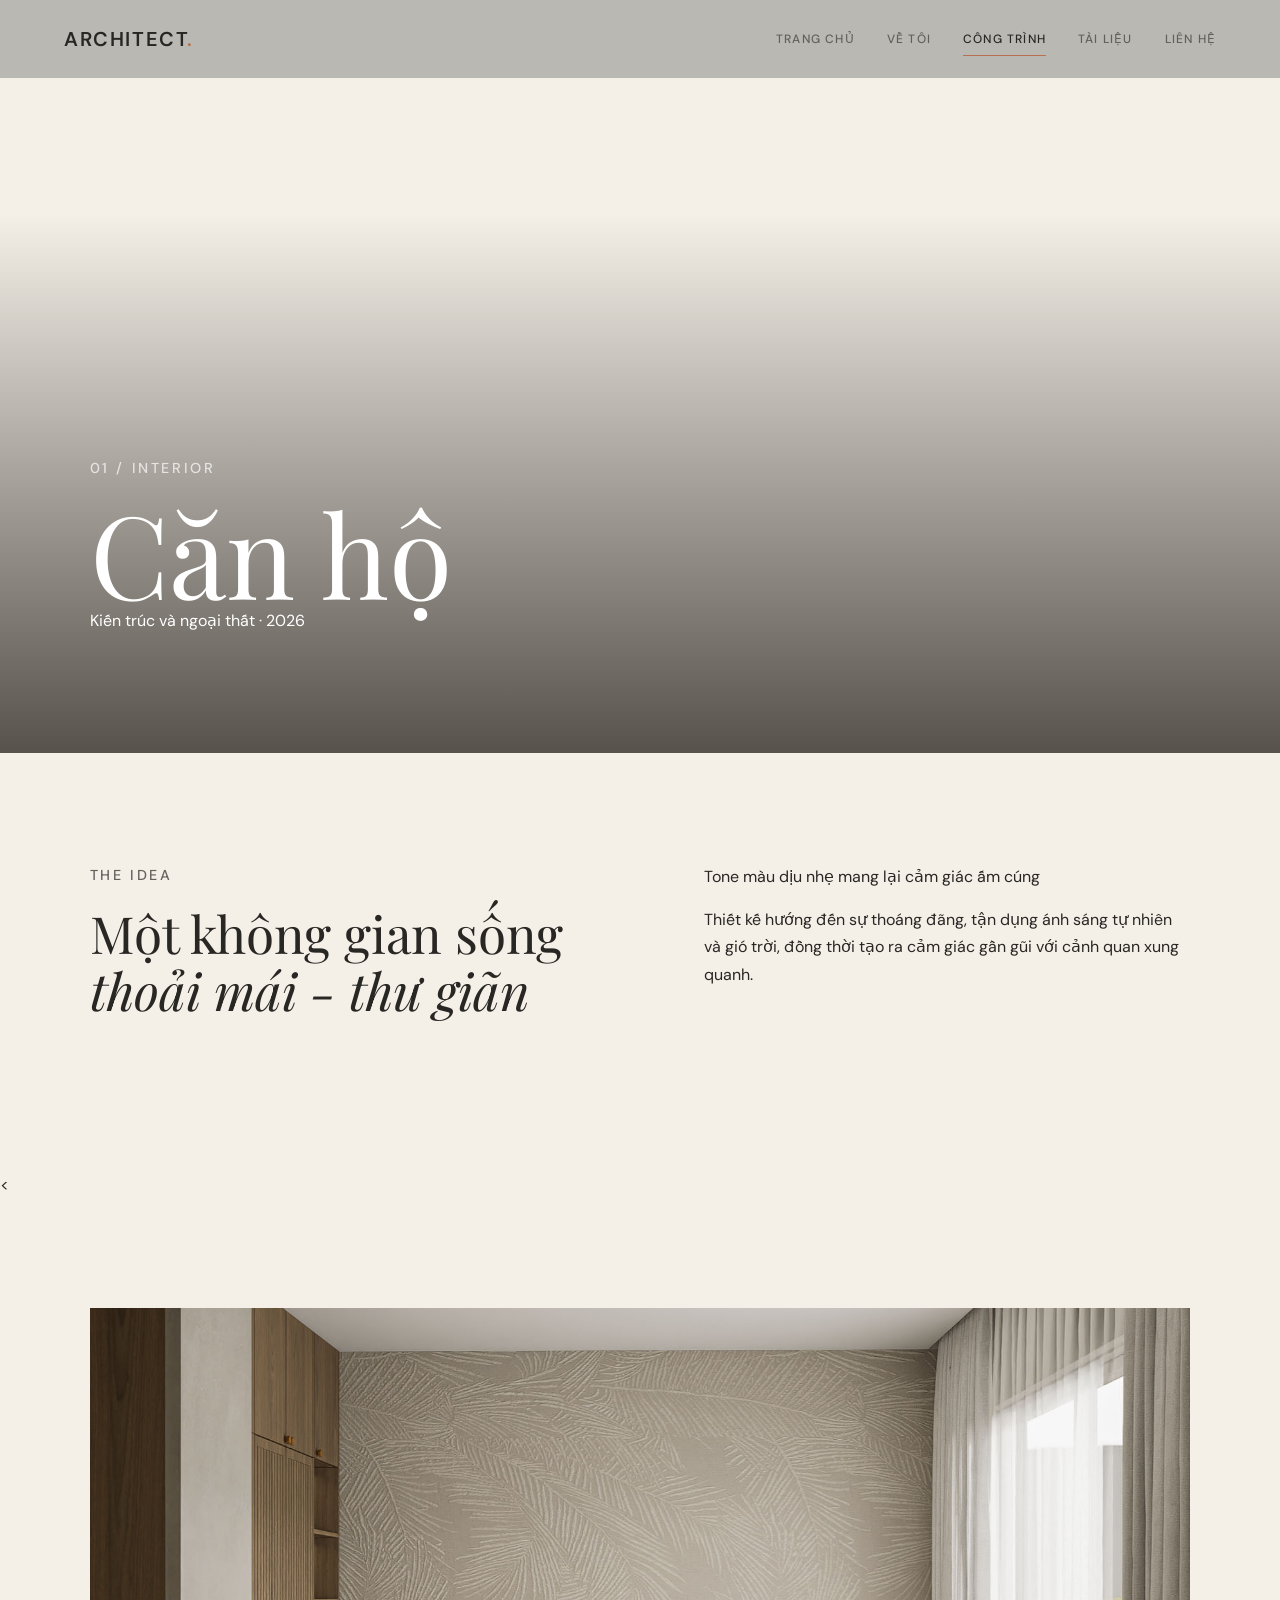
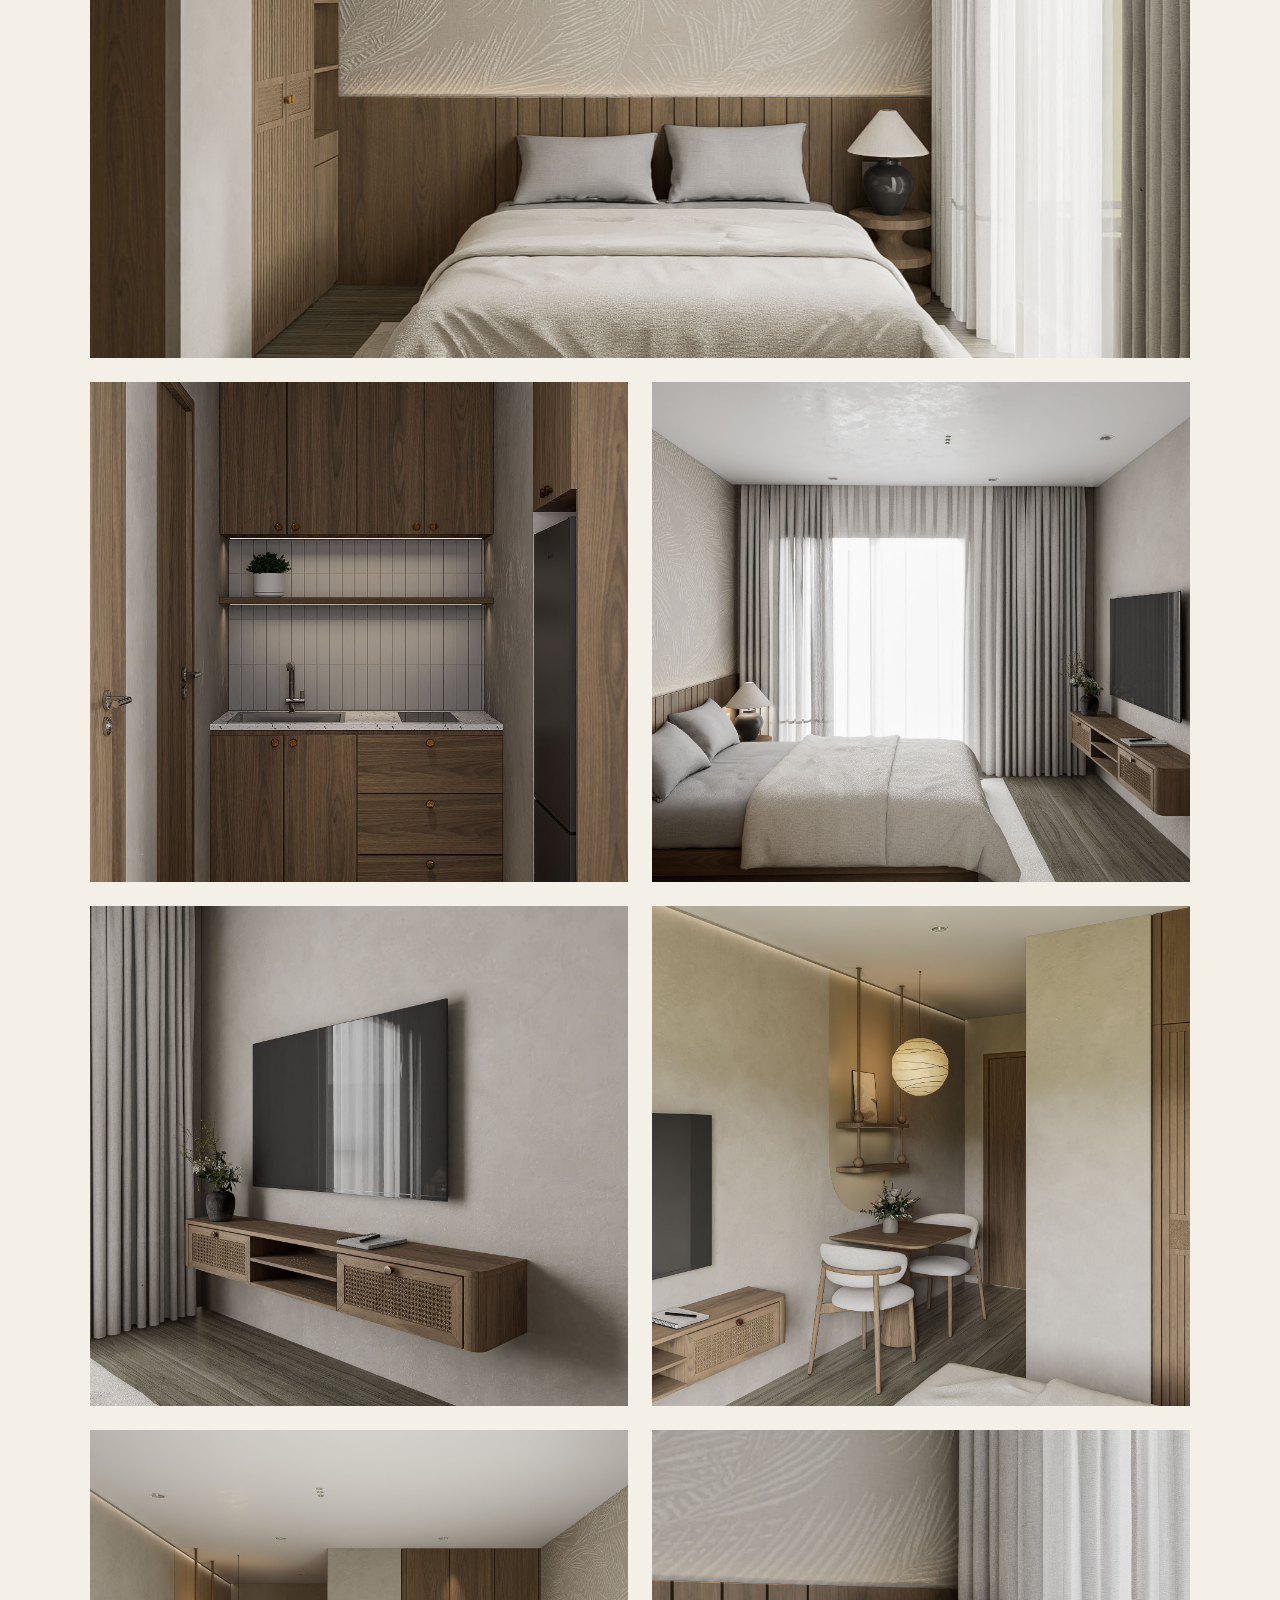
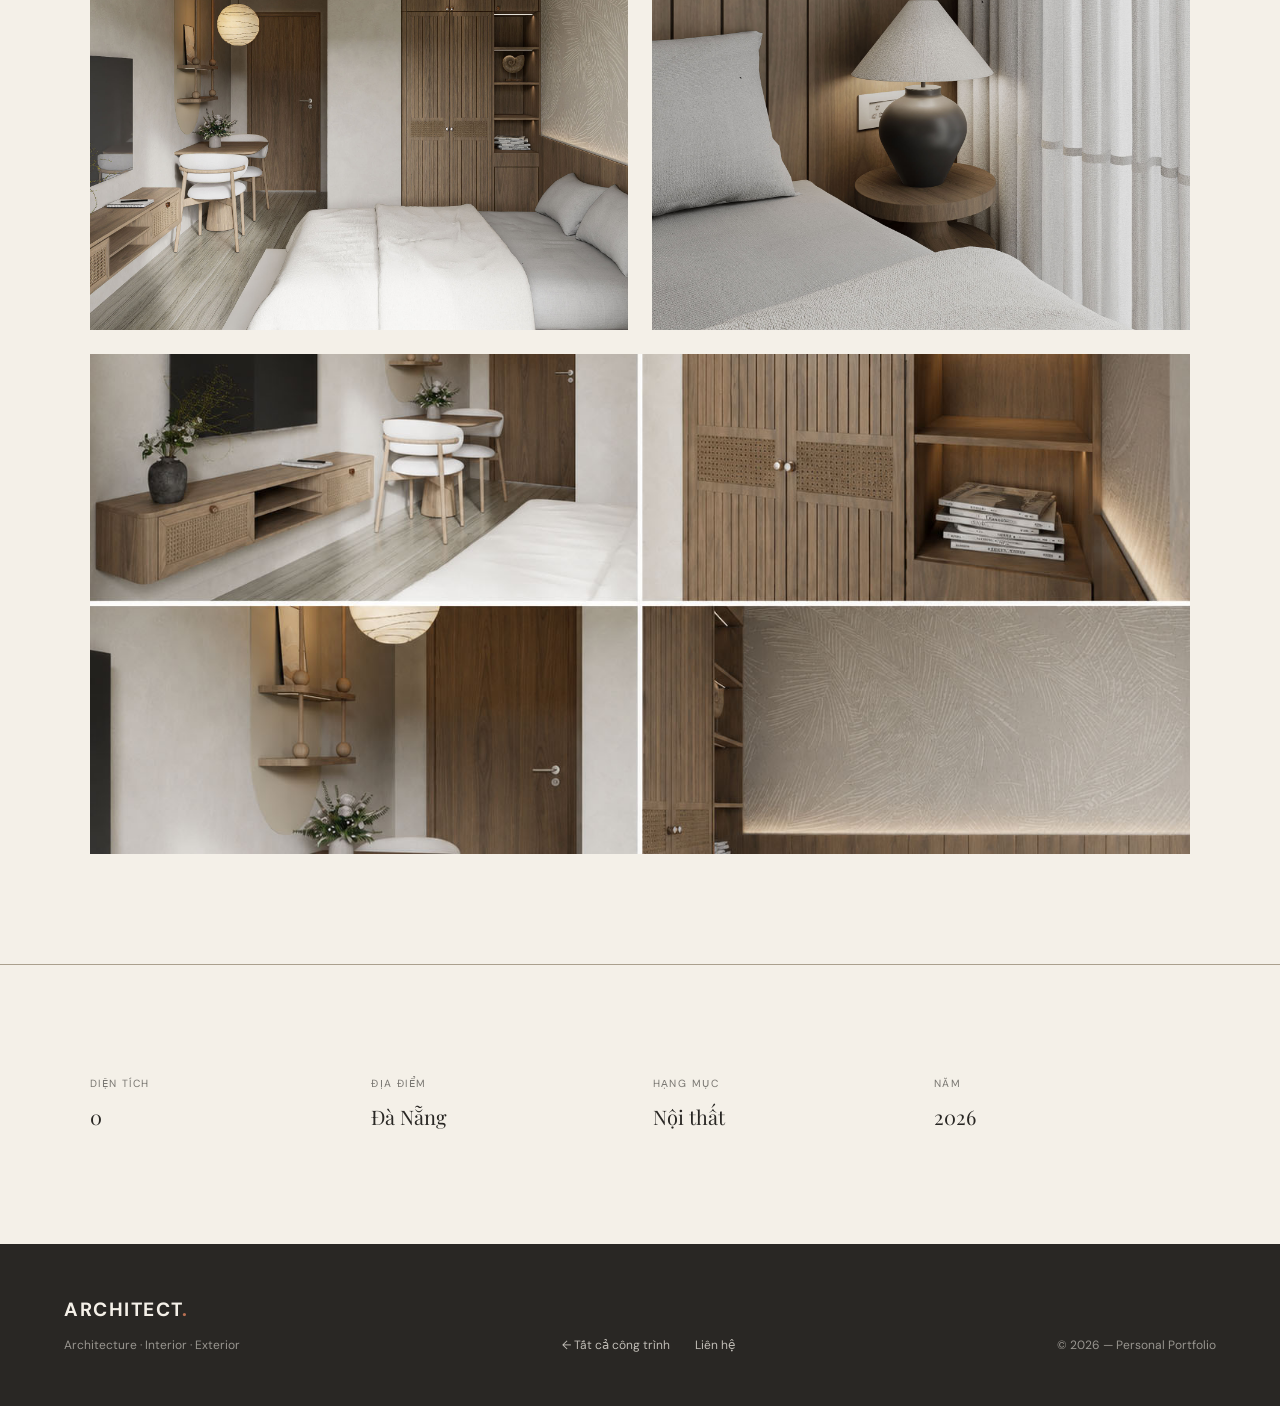
<file: project-detail4.html>
<!DOCTYPE html>
<html lang="vi">

<head>
    <!-- Google tag (gtag.js) -->
<script async src="https://www.googletagmanager.com/gtag/js?id=G-ZCTZKC4E77"></script>
<script>
    window.dataLayer = window.dataLayer || [];

    function gtag() {
        dataLayer.push(arguments);
    }

    gtag('js', new Date());

    gtag('config', 'G-ZCTZKC4E77');
</script>

    <meta charset="UTF-8">

    <meta
        name="viewport"
        content="width=device-width, initial-scale=1.0"
    >

    <title>Nhà chi thu — ARCHITECT</title>


    <!-- GOOGLE FONTS -->

    <link rel="preconnect" href="https://fonts.googleapis.com">

    <link
        rel="preconnect"
        href="https://fonts.gstatic.com"
        crossorigin
    >

    <link
        href="https://fonts.googleapis.com/css2?family=DM+Sans:wght@400;500;600&family=Playfair+Display:wght@400;500;600&display=swap"
        rel="stylesheet"
    >


    <!-- CSS -->

    <link
        rel="stylesheet"
        href="css/style.css"
    >

</head>


<body>


    <!-- =====================================================
         HEADER
    ====================================================== -->

    <header class="site-header">

        <a
            class="brand"
            href="index.html"
        >
            ARCHITECT<span>.</span>
        </a>


        <button
            class="menu-toggle"
            aria-label="Mở menu"
        >
            ☰
        </button>


        <nav>

            <a href="index.html">
                Trang chủ
            </a>

            <a href="about.html">
                Về tôi
            </a>

            <a
                href="projects.html"
                class="active"
            >
                Công trình
            </a>

            <a href="documents.html">
                Tài liệu
            </a>

            <a href="contact.html">
                Liên hệ
            </a>

        </nav>

    </header>



    <!-- =====================================================
         MAIN
    ====================================================== -->

    <main>


        <!-- =================================================
             HERO CÔNG TRÌNH
        ================================================== -->

        <section class="detail-hero project-nha-a-dung">

            <div>

                <p class="eyebrow">
                    01 / INTERIOR
                </p>


                <h1>Căn hộ</h1>


                <p>
                    Kiến trúc và ngoại thất · 2026
                </p>

            </div>

        </section>



        <!-- =================================================
             Ý TƯỞNG THIẾT KẾ
        ================================================== -->

        <section class="detail-intro section">


            <!-- TIÊU ĐỀ -->

            <div>

                <p class="eyebrow">
                    THE IDEA
                </p>


                <h2>

                    Một không gian sống
                    <br>

                    <em>
                        thoải mái - thư giãn
                    </em>

                </h2>

            </div>



            <!-- MÔ TẢ -->

            <div>

                <p>
                    Tone màu dịu nhẹ mang lại cảm giác ấm cúng
                </p>


                <p>
                    Thiết kế hướng đến sự thoáng đãng, tận dụng
                    ánh sáng tự nhiên và gió trời, đồng thời tạo
                    ra cảm giác gần gũi với cảnh quan xung quanh.
                </p>

            </div>


        </section>



        <!-- =================================================
             GALLERY — 7 ẢNH CÔNG TRÌNH 01
        ================================================== -->

        <<section class="detail-gallery section">

    <div class="image">
        <img
            src="project4/pro1.jpg"
            alt="Nhà A Dũng - Nội thất">
    </div>

    <div class="image">
        <img
            src="project4/pro2.jpg"
            alt="Nhà A Dũng - Nội thất">
    </div>

    <div class="image">
        <img
            src="project4/pro3.jpg"
            alt="Nhà A Dũng - Nội thất">
    </div>

    <div class="image">
        <img
            src="project4/pro4.jpg"
            alt="Nhà A Dũng - Nội thất">
    </div>
    <div class="image">
        <img
            src="project4/pro5.jpg"
            alt="Nhà A Dũng - Nội thất">
    </div>
 <div class="image">
        <img
            src="project4/pro6.jpg"
            alt="Nhà A Dũng - Nội thất">
    </div>
     <div class="image">
        <img
            src="project4/pro7.jpg"
            alt="Nhà A Dũng - Nội thất">
    </div> <div class="image">
        <img
            src="project4/pro8.jpg"
            alt="Nhà A Dũng - Nội thất">
    </div>
     
</section>



        <!-- =================================================
             THÔNG TIN CÔNG TRÌNH
        ================================================== -->

        <section class="specs section">


            <div>

                <span>
                    DIỆN TÍCH
                </span>

                <strong>
                    0
                </strong>

            </div>



            <div>

                <span>
                    ĐỊA ĐIỂM
                </span>

                <strong>
                    Đà Nẵng
                </strong>

            </div>



            <div>

                <span>
                    HẠNG MỤC
                </span>

                <strong>
                    Nội thất
                </strong>

            </div>



            <div>

                <span>
                    NĂM
                </span>

                <strong>
                    2026
                </strong>

            </div>


        </section>


    </main>



    <!-- =====================================================
         FOOTER
    ====================================================== -->

    <footer>


        <div>

            <strong>
                ARCHITECT<span>.</span>
            </strong>


            <p>
                Architecture · Interior · Exterior
            </p>

        </div>



        <div class="footer-links">

            <a href="projects.html">
                ← Tất cả công trình
            </a>


            <a href="contact.html">
                Liên hệ
            </a>

        </div>



        <p>
            © 2026 — Personal Portfolio
        </p>


    </footer>



    <!-- JAVASCRIPT -->

    <script src="js/script.js"></script>


</body>

</html>
</file>
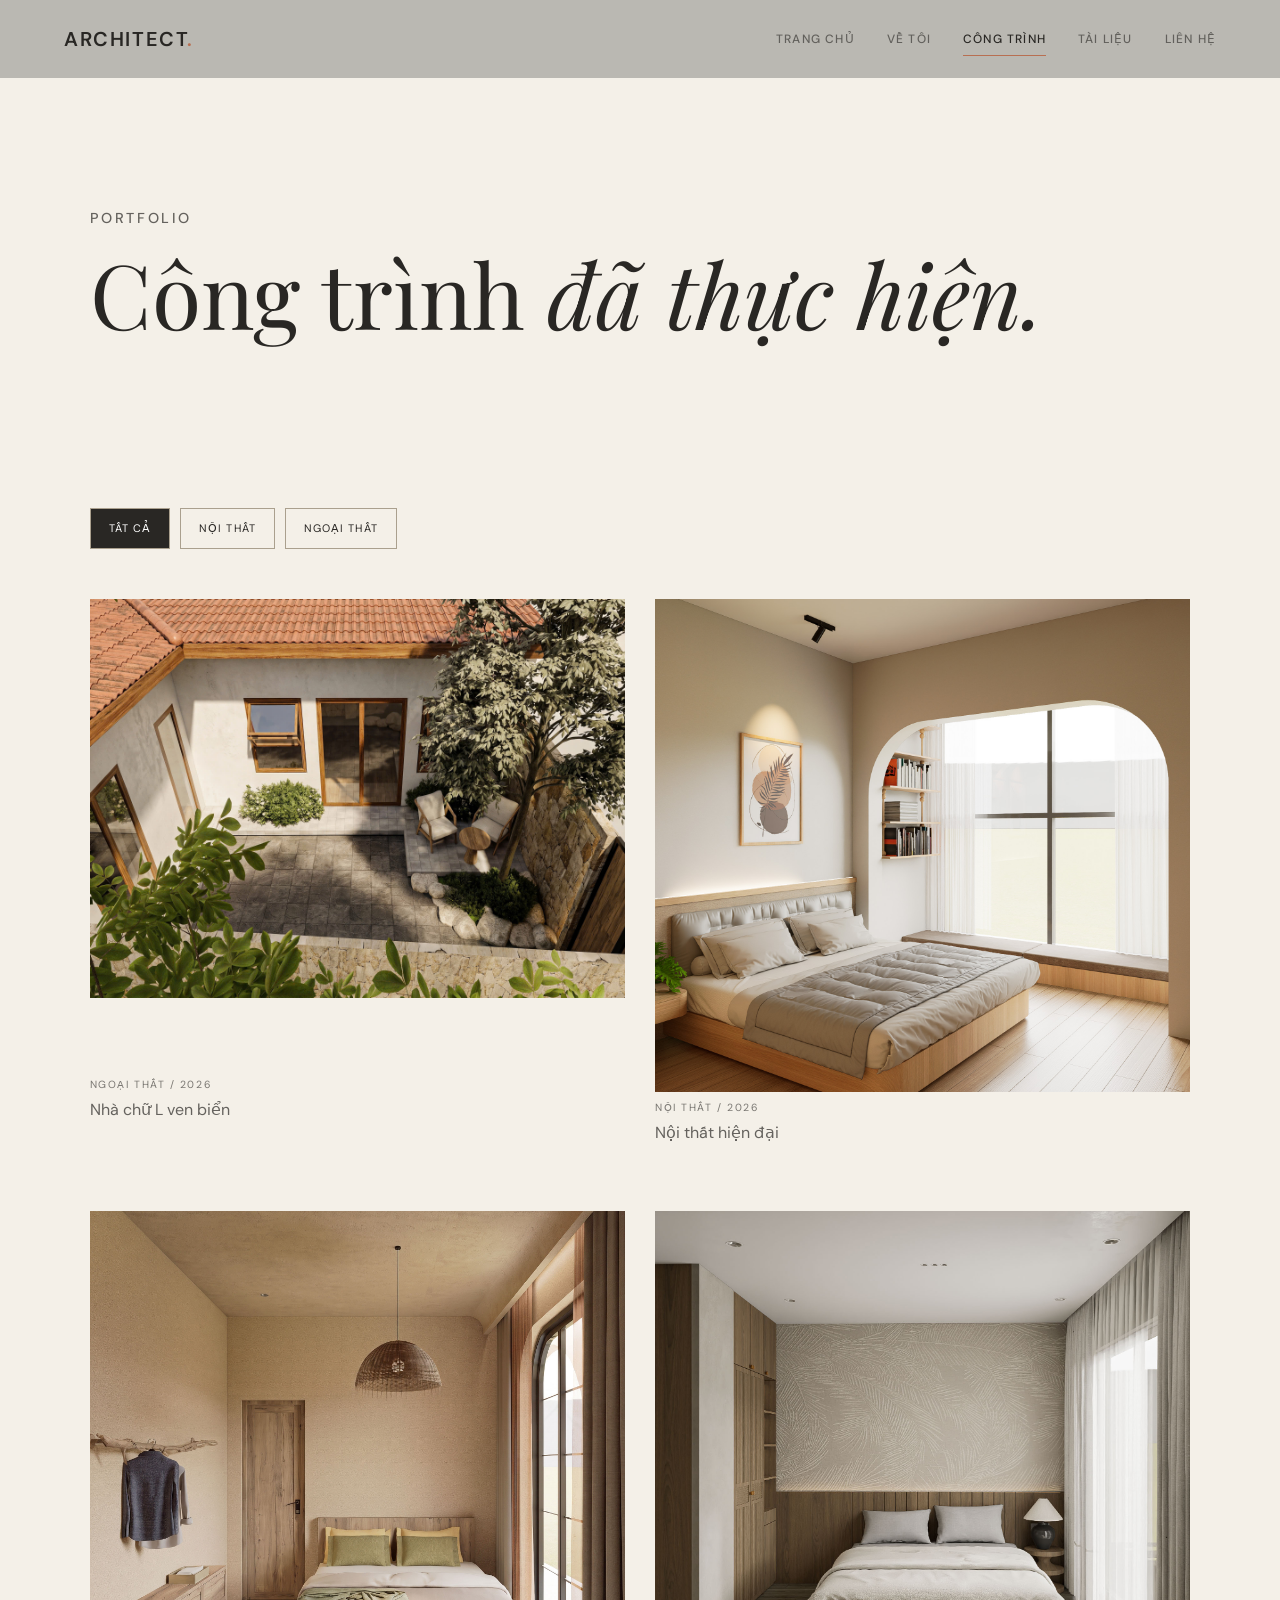
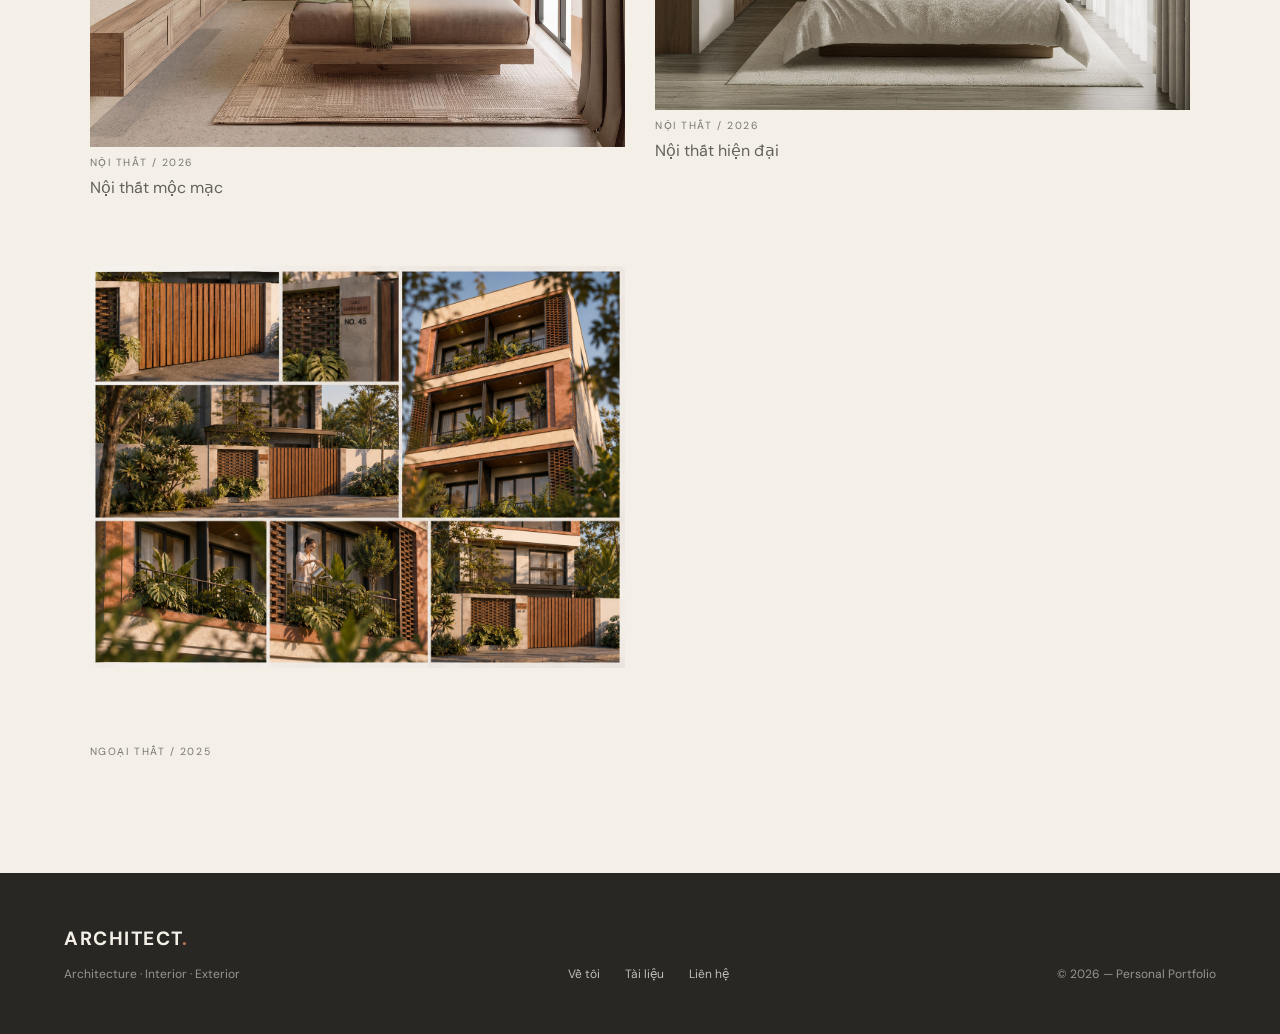
<file: projects.html>
<!DOCTYPE html>
<html lang="vi">

<head>
<!-- Google tag (gtag.js) -->
<script async src="https://www.googletagmanager.com/gtag/js?id=G-ZCTZKC4E77"></script>
<script>
    window.dataLayer = window.dataLayer || [];

    function gtag() {
        dataLayer.push(arguments);
    }

    gtag('js', new Date());

    gtag('config', 'G-ZCTZKC4E77');
</script>
    <meta charset="UTF-8">

    <meta
        name="viewport"
        content="width=device-width, initial-scale=1.0"
    >

    <title>Công trình — ARCHITECT</title>


    <!-- GOOGLE FONTS -->

    <link rel="preconnect" href="https://fonts.googleapis.com">

    <link
        rel="preconnect"
        href="https://fonts.gstatic.com"
        crossorigin
    >

    <link
        href="https://fonts.googleapis.com/css2?family=DM+Sans:wght@400;500;600&family=Playfair+Display:wght@400;500;600&display=swap"
        rel="stylesheet"
    >


    <!-- CSS -->

    <link
        rel="stylesheet"
        href="css/style.css"
    >

</head>


<body>


    <!-- ==========================================
         HEADER
    =========================================== -->

    <header class="site-header">

        <a
            class="brand"
            href="index.html"
        >
            ARCHITECT<span>.</span>
        </a>


        <button
            class="menu-toggle"
            aria-label="Mở menu"
        >
            ☰
        </button>


        <nav>

            <a href="index.html">
                Trang chủ
            </a>

            <a href="about.html">
                Về tôi
            </a>

            <a
                href="projects.html"
                class="active"
            >
                Công trình
            </a>

            <a href="documents.html">
                Tài liệu
            </a>

            <a href="contact.html">
                Liên hệ
            </a>

        </nav>

    </header>



    <!-- ==========================================
         MAIN
    =========================================== -->

    <main>


        <!-- ======================================
             PAGE HERO
        ======================================= -->

        <section class="page-hero compact">

            <p class="eyebrow">
                PORTFOLIO
            </p>


            <h1>
                Công trình
                <em>đã thực hiện.</em>
            </h1>

        </section>



        <!-- ======================================
             PROJECTS
        ======================================= -->

        <section class="section">


            <!-- BỘ LỌC -->

            <div class="filters">

                <!-- TẤT CẢ -->

                <button
                    class="filter active"
                    data-filter="all"
                >
                    Tất cả
                </button>


                <!-- NỘI THẤT -->

                <button
                    class="filter"
                    data-filter="interior"
                >
                    Nội thất
                </button>


                <!-- NGOẠI THẤT -->

                <button
                    class="filter"
                    data-filter="exterior"
                >
                    Ngoại thất
                </button>

            </div>



            <!-- ==================================
                 DANH SÁCH CÔNG TRÌNH
            =================================== -->

            <div class="portfolio-grid">


                <!-- ==================================
                     CÔNG TRÌNH 01
                =================================== -->

                <a
                    class="portfolio-card"
                    data-category="exterior"
                    href="project-detail.html"
                >

                    <div class="image">

                        <img
                            src="images/nha-co-mai.jpg"
                            alt="Casa Terra - Biệt thự Địa Trung Hải hiện đại"
                        >

                    </div>


                    <div>

                        <small>
                            NGOẠI THẤT / 2026
                        </small>
                        <p>
                            Nhà chữ L ven biển
                        </p>

                    </div>

                </a>



                <!-- ==================================
                     CÔNG TRÌNH 02
                =================================== -->

                <a
                    class="portfolio-card"
                    data-category="interior"
                    href="project-detail2.html"
                >

                    <div class="image">

                        <img
                            src="images-cong-trinh/nha-a-dung1.jpg"
                            alt="House of Sand - Nội thất mộc mạc"
                        >

                    </div>


                    <div>

                        <small>
                            NỘI THẤT / 2026
                        </small>                      
                        <p>
                            Nội thất hiện đại
                        </p>

                    </div>

                </a>
                



                <!-- ==================================
                     CÔNG TRÌNH 03
                =================================== -->

                <a
                    class="portfolio-card"
                    data-category="interior"
                    href="project-detail3.html"
                >

                    <div class="image">

                        <img
                            src="images-cong-trinh/chi-thu-ab.jpg"
                            alt="House of Sand - Nội thất mộc mạc"
                        >

                    </div>

                    <div>

                        <small>
                            NỘI THẤT / 2026
                        </small>                      
                        <p>
                            Nội thất mộc mạc
                        </p>

                    </div>

                </a>





                
                <!-- ==================================
                     CÔNG TRÌNH 03
                =================================== -->

                <a
                    class="portfolio-card"
                    data-category="interior"
                    href="project-detail4.html"
                >

                    <div class="image">

                        <img
                            src="images-cong-trinh/can-ho-hd.jpg"
                            alt="House of Sand - Nội thất mộc mạc"
                        >

                    </div>

                    <div>

                        <small>
                            NỘI THẤT / 2026
                        </small>                      
                        <p>
                            Nội thất hiện đại
                        </p>

                    </div>

                </a>



                <!-- ==================================
                     CÔNG TRÌNH 03
                =================================== -->

                <a
                    class="portfolio-card"
                    data-category="exterior"
                    href="project-detail5.html"
                >

                    <div class="image">

                        <img
                            src="images/anh-bia.png"                
                        >

                    </div>


                    <div>

                        <small>
                            NGOẠI THẤT / 2025
                        </small>
                    
                    </div>

                </a>



              

                </a>


            </div>

        </section>

    </main>



    <!-- ==========================================
         FOOTER
    =========================================== -->

    <footer>


        <div>

            <strong>
                ARCHITECT<span>.</span>
            </strong>

            <p>
                Architecture · Interior · Exterior
            </p>

        </div>


        <div class="footer-links">

            <a href="about.html">
                Về tôi
            </a>

            <a href="documents.html">
                Tài liệu
            </a>

            <a href="contact.html">
                Liên hệ
            </a>

        </div>


        <p>
            © 2026 — Personal Portfolio
        </p>


    </footer>



    <!-- JAVASCRIPT -->

    <script src="js/script.js"></script>

</body>

</html>
</file>
<file: css/style.css>
/* =========================================================
   ARCHITECT PERSONAL PORTFOLIO
   Responsive CSS
   Mobile / Tablet / Laptop / Desktop
   ========================================================= */


/* =========================================================
   01. RESET
   ========================================================= */

*,
*::before,
*::after {
  box-sizing: border-box;
}

html {
  scroll-behavior: smooth;
  -webkit-text-size-adjust: 100%;
}

body {
  margin: 0;
  padding: 0;

  background: #f4f0e8;
  color: #292724;

  font-family: "DM Sans", sans-serif;
  font-size: 16px;
  line-height: 1.7;

  overflow-x: hidden;
}

img {
  display: block;
  max-width: 100%;
}

a {
  color: inherit;
  text-decoration: none;
}

button,
input,
textarea {
  font: inherit;
}

button {
  cursor: pointer;
}

::selection {
  background: #b86f52;
  color: #ffffff;
}


/* =========================================================
   02. GLOBAL CONTAINER
   ========================================================= */

.section {
  width: 100%;
  max-width: 1600px;
  margin: 0 auto;

  padding: 110px 7vw;
}


/* =========================================================
   03. HEADER
   ========================================================= */

.site-header {
  width: 100%;
  height: 78px;

  padding: 0 5vw;

  display: flex;
  align-items: center;
  justify-content: space-between;

  background: #bab8b2;

  position: relative;
  z-index: 1000;
}

.brand {
  font-family: "DM Sans", sans-serif;
  font-size: 1.25rem;
  font-weight: 600;

  letter-spacing: 0.08em;
  white-space: nowrap;
}

.brand span {
  color: #b86f52;
}

.site-header nav {
  display: flex;
  align-items: center;
  gap: 32px;
}

.site-header nav a {
  position: relative;

  font-size: 0.75rem;
  font-weight: 500;

  text-transform: uppercase;
  letter-spacing: 0.1em;

  opacity: 0.6;

  transition:
    opacity 0.3s ease,
    color 0.3s ease;
}

.site-header nav a::after {
  content: "";

  position: absolute;
  left: 0;
  bottom: -7px;

  width: 0;
  height: 1px;

  background: #b86f52;

  transition: width 0.3s ease;
}

.site-header nav a:hover,
.site-header nav a.active {
  opacity: 1;
}

.site-header nav a:hover::after,
.site-header nav a.active::after {
  width: 100%;
}

.menu-toggle {
  display: none;

  border: 0;
  background: transparent;

  color: #292724;

  font-size: 1.6rem;

  padding: 5px;
}


/* =========================================================
   04. TYPOGRAPHY
   ========================================================= */

h1,
h2,
h3,
p {
  margin-top: 0;
}

h1,
h2,
h3 {
  font-weight: 400;
}

h2 {
  font-family: "Playfair Display", serif;
}

.eyebrow {
  margin-bottom: 18px;

  font-size: 0.9rem;
  font-weight: 500;

  letter-spacing: 0.18em;
  text-transform: uppercase;

  opacity: 0.7;
  
}


/* =========================================================
   05. BUTTON
   ========================================================= */

.button {
  display: inline-flex;
  align-items: center;
  justify-content: center;
  gap: 28px;

  min-height: 48px;

  padding: 13px 20px;

  border: 1px solid #292724;

  font-size: 0.7rem;
  font-weight: 500;

  letter-spacing: 0.1em;
  text-transform: uppercase;

  transition:
    transform 0.3s ease,
    background 0.3s ease,
    color 0.3s ease;
}

.button:hover {
  transform: translateY(-3px);
}

.button.dark {
  background: #292724;
  color: #ffffff;
}

.button.dark:hover {
  background: #b86f52;
  border-color: #b86f52;
}

.button.light {
  color: #ffffff;
  border-color: rgba(255, 255, 255, 0.7);
}

.button.light:hover {
  background: #ffffff;
  color: #292724;
}


/* =========================================================
   06. TEXT LINK
   ========================================================= */

.text-link {
  display: inline-block;

  padding-bottom: 5px;

  border-bottom: 1px solid #292724;

  font-size: 0.72rem;
  font-weight: 500;

  letter-spacing: 0.1em;
  text-transform: uppercase;

  transition:
    color 0.3s ease,
    border-color 0.3s ease;
}

.text-link:hover {
  color: #b86f52;
  border-color: #b86f52;
}


/* =========================================================
   07. HOME HERO
   ========================================================= */

.hero {
  width: 100%;
  min-height: calc(100svh - 78px);

  position: relative;

  display: flex;
  align-items: flex-end;

  overflow: hidden;

  background-image:
    linear-gradient(
      rgba(35, 30, 24, 0.38),
      rgba(35, 30, 24, 0.38)
    ),
    url("../images/anh-bia.png");

  background-size: cover;
  background-position: center center;
  background-repeat: no-repeat;
}

.hero::before {
  content: "";

  position: absolute;
  inset: 0;

  background:
    radial-gradient(
      circle at 75% 35%,
      rgba(255,255,255,0.18),
      transparent 30%
    );
}

.hero::after {
  content: "";

  position: absolute;
  inset: 0;

  background:
    linear-gradient(
      90deg,
      rgba(20,18,15,0.58),
      rgba(20,18,15,0.1) 70%
    );
}

.hero-overlay {
  position: absolute;
  inset: 0;
}

.hero-content {
  position: relative;
  z-index: 2;

  width: min(850px, 100%);

  padding:
    clamp(60px, 9vw, 140px)
    7vw;
    text-align: center;
    line-height: 1.35 !important;
  letter-spacing: -0.02em;
  text-align: center;
}

.hero-content .eyebrow {
  color: #ffffff;
}

.hero h1 {
  margin-bottom: 28px;

  font-family: "Playfair Display", serif;

  font-size: clamp(
    3.2rem,
    7vw,
    7rem
  );

  line-height: 0.98;

  color: #ffffff;
}

.hero h1 em {
  font-style: italic;
}

.hero-text {
  max-width: 560px;

  margin-bottom: 34px;

  color: #ffffff;

  font-size: clamp(
    0.95rem,
    1.5vw,
    1.08rem
  );
   text-align: center;
}

.hero-scroll {
  position: absolute;
  right: 5vw;
  bottom: 35px;

  z-index: 3;

  color: #ffffff;

  font-size: 0.62rem;

  letter-spacing: 0.15em;
}


/* =========================================================
   08. INTRO
   ========================================================= */

.intro {
  display: grid;

  grid-template-columns:
    minmax(0, 1.3fr)
    minmax(280px, 0.8fr);

  gap: clamp(50px, 10vw, 150px);
}

.intro h2 {
  margin-bottom: 0;

  font-size: clamp(
    2.3rem,
    4vw,
    4.5rem
  );

  line-height: 1.1;
}

.intro-copy {
  padding-top: 40px;
}

.intro-copy p {
  max-width: 540px;

  font-size: 1rem;
}


/* =========================================================
   09. SECTION HEADER
   ========================================================= */

.section-head {
  display: flex;
  align-items: flex-end;
  justify-content: space-between;

  gap: 30px;

  margin-bottom: 50px;
}

.section-head h2 {
  margin-bottom: 0;

  font-size: clamp(
    2.2rem,
    4vw,
    4rem
  );

  line-height: 1.1;
}


/* =========================================================
   10. PROJECT CARDS
   ========================================================= */

.project-grid {
  display: grid;

  grid-template-columns:
    minmax(0, 1.4fr)
    minmax(260px, 0.8fr);

  gap: 50px 28px;
}

.project-card {
  display: block;

  overflow: hidden;
}

.project-card.large {
  grid-row: span 2;
}

.image {
  width: 100%;
  min-height: 380px;

  background-size: cover;
  background-position: center;

  transition:
    transform 0.7s ease;
}

.project-card:hover .image,
.portfolio-card:hover .image,
.academic-card:hover .image {
  transform: scale(1.025);
}

.project-card.large .image {
  min-height: 700px;
}

.image-1 {
  background-image:
    linear-gradient(
      135deg,
      #6b6255,
      #c9b79c 55%,
      #8d775e
    );
}

.image-2 {
  background-image:
    linear-gradient(
      135deg,
      #d6c6aa,
      #9c856c 55%,
      #51493f
    );
}

.image-3 {
  background-image:
    linear-gradient(
      135deg,
      #7b8063,
      #d3c4a7 55%,
      #9b6f51
    );
}

.image-4 {
  background-image:
    linear-gradient(
      135deg,
      #9c7054,
      #d8c9b0 55%,
      #6d6658
    );
}

.project-info {
  padding: 18px 0;
}

.project-info span {
  font-size: 0.65rem;
  letter-spacing: 0.15em;
  opacity: 0.6;
}

.project-info h3 {
  margin: 5px 0;

  font-family: "Playfair Display", serif;

  font-size: clamp(
    1.5rem,
    2vw,
    2rem
  );
}

.project-info p {
  margin-bottom: 0;

  opacity: 0.7;
}


/* =========================================================
   11. STATEMENT
   ========================================================= */

.statement {
  padding: clamp(90px, 12vw, 170px) 7vw;

  background: #7c8063;

  color: #f4f0e8;

  text-align: center;

  font-family: "Playfair Display", serif;

  font-size: clamp(2rem, 4vw, 4.2rem);

  line-height: 1.25;
}
/* =========================================================
   12. MATERIALS
   ========================================================= */

.materials {
  display: grid;

  grid-template-columns:
    minmax(0, 1fr)
    minmax(0, 1fr);

  gap: clamp(50px, 8vw, 130px);

  align-items: center;
}

.materials h2 {
  margin-bottom: 30px;

  font-size: clamp(
    2.3rem,
    4vw,
    4.2rem
  );

  line-height: 1.1;
}

.materials-text p:not(.eyebrow) {
  max-width: 540px;

  margin-bottom: 35px;
}

.material-image {
  width: 100%;
  min-height: 600px;

  background:
    linear-gradient(
      145deg,
      #b86f52,
      #d7c4a4 55%,
      #777d61
    );
}


/* =========================================================
   13. CTA
   ========================================================= */

.contact-cta {
  padding:
    clamp(90px, 12vw, 160px)
    7vw;

  text-align: center;

  background: #d8c7ad;
}

.contact-cta h2 {
  margin-bottom: 35px;

  font-family: "Playfair Display", serif;

  font-size: clamp(
    2.5rem,
    5vw,
    5rem
  );

  line-height: 1.1;
}


/* =========================================================
   14. PAGE HERO
   ========================================================= */

.page-hero {
  width: 100%;
  max-width: 1600px;

  margin: 0 auto;

  padding:
    clamp(80px, 10vw, 140px)
    7vw
    70px;
}

.page-hero h1 {
  margin: 0;

  font-family: "Playfair Display", serif;

  font-size: clamp(
    3.2rem,
    7vw,
    6.5rem
  );

  line-height: 1;

  max-width: 1100px;
}

.page-hero.compact {
  padding-bottom: 60px;
}

.page-lead {
  max-width: 650px;

  margin-top: 30px;

  font-size: 1rem;

  opacity: 0.75;
}


/* =========================================================
   15. ABOUT
   ========================================================= */

.about-layout {
  display: grid;

  grid-template-columns:
    minmax(280px, 0.8fr)
    minmax(0, 1fr);

  gap: clamp(50px, 9vw, 140px);

  align-items: start;
}

.portrait {
  width: 100%;
  min-height: 650px;

  background:
    linear-gradient(
      145deg,
      #a18c73,
      #d7c7ae 60%,
      #73745e
    );
}

.about-layout h2 {
  margin-bottom: 30px;

  font-family: "Playfair Display", serif;

  font-size: clamp(
    2.4rem,
    4vw,
    4rem
  );

  line-height: 1.1;
}

.about-layout p {
  max-width: 650px;
}

.about-layout strong {
  font-weight: 600;
}

.stats {
  display: flex;

  flex-wrap: wrap;

  gap: 35px;

  margin-top: 50px;
}

.stats > div {
  min-width: 120px;
}

.stats strong {
  display: block;

  font-family: "Playfair Display", serif;

  font-size: 2rem;
  font-weight: 400;
}

.stats span {
  display: block;

  font-size: 0.65rem;

  text-transform: uppercase;
  letter-spacing: 0.1em;

  opacity: 0.65;
}


/* =========================================================
   16. STUDENT PROJECTS
   ========================================================= */

.academic-projects {
  background: #e5dccb;
}

.academic-grid {
  display: grid;

  grid-template-columns:
    repeat(3, minmax(0, 1fr));

  gap: 28px;

  margin-top: 40px;
}

.academic-card {
  display: block;

  background: #f4f0e8;

  overflow: hidden;
}

.academic-card .image {
  min-height: 390px;
}

.academic-info {
  padding: 22px;
}

.academic-info span {
  font-size: 0.65rem;

  letter-spacing: 0.15em;

  opacity: 0.6;
}

.academic-info h3 {
  margin: 7px 0;

  font-family: "Playfair Display", serif;

  font-size: 1.8rem;
}

.academic-info p {
  margin: 0;

  font-size: 0.9rem;

  opacity: 0.7;
}

.upload-note {
  margin-top: 35px;

  padding: 20px;

  border-left: 2px solid #b86f52;

  background: #f0e8da;

  font-size: 0.85rem;
}

.upload-note code {
  padding: 2px 5px;

  background: #e2d6c3;
}


/* =========================================================
   17. VALUES
   ========================================================= */

.values {
  background: #e5dccb;
}

.value-grid {
  display: grid;

  grid-template-columns:
    repeat(3, minmax(0, 1fr));

  gap: 30px;

  margin-top: 45px;
}

.value-grid article {
  padding-top: 20px;

  border-top: 1px solid #8d8372;
}

.value-grid b {
  font-size: 0.7rem;
}

.value-grid h3 {
  margin: 18px 0 5px;

  font-family: "Playfair Display", serif;

  font-size: 2rem;
}

.value-grid p {
  max-width: 400px;

  margin-bottom: 0;
}


/* =========================================================
   18. PORTFOLIO
   ========================================================= */

.filters {
  display: flex;

  flex-wrap: wrap;

  gap: 10px;

  margin-bottom: 50px;
}

.filter {
  padding: 10px 18px;

  border: 1px solid #aaa08e;

  background: transparent;

  color: #292724;

  font-size: 0.68rem;

  letter-spacing: 0.1em;

  text-transform: uppercase;

  transition:
    background 0.3s ease,
    color 0.3s ease;
}

.filter:hover,
.filter.active {
  background: #292724;
  color: #ffffff;
}

.portfolio-grid {
  display: grid;

  grid-template-columns:
    repeat(2, minmax(0, 1fr));

  gap: 65px 30px;
}

.portfolio-card {
  display: block;

  overflow: hidden;
}

.portfolio-card .image {
  min-height: 470px;
}

.portfolio-card h3 {
  margin: 5px 0;

  font-family: "Playfair Display", serif;

  font-size: 2rem;
}

.portfolio-card p {
  margin: 0;

  opacity: 0.7;
}

.portfolio-card small {
  font-size: 0.65rem;

  letter-spacing: 0.15em;

  opacity: 0.6;
}


/* =========================================================
   19. PROJECT DETAIL
   ========================================================= */

.detail-hero {
  width: 100%;
  min-height: 75svh;

  display: flex;
  align-items: flex-end;

  position: relative;

  padding: clamp(50px, 8vw, 120px) 7vw;

  color: #ffffff;

  overflow: hidden;

  background-size: cover;
  background-position: center;
}

.detail-hero::after {
  content: "";

  position: absolute;
  inset: 0;

  background:
    linear-gradient(
      transparent 20%,
      rgba(20,15,10,0.7)
    );
}

.detail-hero > div {
  position: relative;

  z-index: 2;
}

.detail-hero h1 {
  margin: 0;

  font-family: "Playfair Display", serif;

  font-size: clamp(
    4rem,
    9vw,
    9rem
  );

  line-height: 0.95;
}

.detail-intro {
  display: grid;

  grid-template-columns:
    minmax(0, 1fr)
    minmax(0, 1fr);

  gap: clamp(50px, 10vw, 150px);
}

.detail-intro h2 {
  font-family: "Playfair Display", serif;

  font-size: clamp(
    2.4rem,
    4vw,
    4rem
  );

  line-height: 1.1;
}

.detail-gallery {
  display: grid;

  grid-template-columns:
    repeat(2, minmax(0, 1fr));

  gap: 25px;
}

.detail-gallery .image {
  min-height: 500px;
}

.detail-gallery .image:first-child {
  grid-column: span 2;

  min-height: 650px;
}

.specs {
  display: grid;

  grid-template-columns:
    repeat(4, minmax(0, 1fr));

  gap: 25px;

  border-top: 1px solid #aaa08e;
}

.specs div {
  display: flex;
  flex-direction: column;

  gap: 8px;
}

.specs span {
  font-size: 0.65rem;

  letter-spacing: 0.14em;

  opacity: 0.6;
}

.specs strong {
  font-family: "Playfair Display", serif;

  font-size: 1.25rem;

  font-weight: 400;
}


/* =========================================================
   20. DOCUMENTS
   ========================================================= */

.doc-grid {
  display: grid;

  grid-template-columns:
    repeat(3, minmax(0, 1fr));

  gap: 25px;
}

.doc-card {
  min-height: 280px;

  display: flex;
  flex-direction: column;

  padding: 35px;

  border: 1px solid #b8ad9b;

  background: rgba(255,255,255,0.08);
}

.doc-card span {
  font-size: 0.65rem;

  letter-spacing: 0.15em;

  opacity: 0.6;
}

.doc-card h3 {
  margin: 25px 0 10px;

  font-family: "Playfair Display", serif;

  font-size: 1.8rem;
}

.doc-card p {
  opacity: 0.7;
}

.doc-card a {
  width: max-content;

  margin-top: auto;

  padding-bottom: 4px;

  border-bottom: 1px solid #292724;

  font-size: 0.7rem;

  letter-spacing: 0.1em;

  text-transform: uppercase;
}

.doc-card a:hover {
  color: #b86f52;

  border-color: #b86f52;
}

.notice {
  margin-top: 40px;

  padding: 20px;

  background: #e5dccb;

  font-size: 0.85rem;
}


/* =========================================================
   21. CONTACT
   ========================================================= */

.contact-layout {
  display: grid;

  grid-template-columns:
    minmax(0, 1fr)
    minmax(0, 1fr);

  gap: clamp(50px, 10vw, 150px);
}

.contact-layout h2 {
  margin-bottom: 0;

  font-family: "Playfair Display", serif;

  font-size: clamp(
    2.4rem,
    4vw,
    4.2rem
  );

  line-height: 1.1;
}

.contact-info {
  margin-top: 60px;
}

.contact-info p {
  margin: 25px 0;
}

.contact-info span {
  display: block;

  margin-bottom: 5px;

  font-size: 0.65rem;

  letter-spacing: 0.15em;

  opacity: 0.55;
}

.contact-layout form {
  display: flex;
  flex-direction: column;

  gap: 25px;
}

.contact-layout label {
  font-size: 0.72rem;

  letter-spacing: 0.08em;

  text-transform: uppercase;
}

.contact-layout input,
.contact-layout textarea {
  width: 100%;

  display: block;

  margin-top: 8px;

  padding: 14px 0;

  border: 0;
  border-bottom: 1px solid #9d9485;

  outline: none;

  background: transparent;

  color: #292724;

  font-size: 1rem;
}

.contact-layout textarea {
  min-height: 120px;

  resize: vertical;
}

.contact-layout input:focus,
.contact-layout textarea:focus {
  border-color: #b86f52;
}


/* =========================================================
   22. FOOTER
   ========================================================= */

footer {
  width: 100%;

  padding:
    50px 5vw;

  display: flex;
  align-items: flex-end;
  justify-content: space-between;

  gap: 30px;

  background: #292724;

  color: #f4f0e8;

  font-size: 0.75rem;
}

footer strong {
  font-size: 1.2rem;

  letter-spacing: 0.08em;
}

footer strong span {
  color: #b86f52;
}

footer p {
  margin: 8px 0 0;

  opacity: 0.55;
}

.footer-links {
  display: flex;

  flex-wrap: wrap;

  gap: 25px;
}

.footer-links a {
  opacity: 0.75;

  transition: opacity 0.3s ease;
}

.footer-links a:hover {
  opacity: 1;

  color: #d8c7ad;
}


/* =========================================================
   23. LARGE DESKTOP
   1600px+
   ========================================================= */

@media (min-width: 1600px) {

  .site-header {
    padding-left: 6vw;
    padding-right: 6vw;
  }

  .section,
  .page-hero {
    padding-left: 8vw;
    padding-right: 8vw;
  }

  .hero-content {
    padding-left: 8vw;
  }

}


/* =========================================================
   24. LAPTOP
   1024px - 1199px
   ========================================================= */

@media (max-width: 1199px) {

  .site-header nav {
    gap: 22px;
  }

  .section {
    padding-top: 90px;
    padding-bottom: 90px;
  }

  .project-card.large .image {
    min-height: 600px;
  }

  .materials {
    gap: 50px;
  }

  .material-image {
    min-height: 520px;
  }

}


/* =========================================================
   25. TABLET
   768px - 1023px
   ========================================================= */

@media (max-width: 1023px) {

  .site-header {
    height: 72px;
  }

  .site-header nav {
    gap: 18px;
  }

  .site-header nav a {
    font-size: 0.68rem;
  }

  .hero {
    min-height: calc(100svh - 72px);
  }

  .hero h1 {
    font-size: clamp(
      3rem,
      8vw,
      5.5rem
    );
  }

  .section {
    padding:
      80px 6vw;
  }

  .intro {
    grid-template-columns: 1fr 1fr;

    gap: 50px;
  }

  .project-grid {
    gap: 30px 20px;
  }

  .project-card.large .image {
    min-height: 520px;
  }

  .image {
    min-height: 330px;
  }

  .materials {
    grid-template-columns: 1fr 1fr;
  }

  .material-image {
    min-height: 450px;
  }

  .about-layout {
    grid-template-columns: 0.8fr 1fr;

    gap: 50px;
  }

  .portrait {
    min-height: 520px;
  }

  .academic-grid {
    grid-template-columns:
      repeat(2, minmax(0, 1fr));
  }

  .value-grid {
    grid-template-columns:
      repeat(3, minmax(0, 1fr));

    gap: 20px;
  }

  .portfolio-grid {
    gap: 45px 20px;
  }

  .portfolio-card .image {
    min-height: 400px;
  }

  .doc-grid {
    grid-template-columns:
      repeat(2, minmax(0, 1fr));
  }

  .detail-gallery .image {
    min-height: 400px;
  }

}


/* =========================================================
   26. MOBILE
   <= 767px
   ========================================================= */

@media (max-width: 767px) {

  /* HEADER */

  .site-header {
    height: 68px;

    padding:
      0 6vw;
  }

  .brand {
    font-size: 1.05rem;
  }

  @media (max-width: 767px) {

  .site-header {
    height: 68px;
    padding: 0 4vw;
  }

  .brand {
    font-size: 0.9rem;
  }

  /* ẨN NÚT 3 GẠCH */
  .menu-toggle {
    display: none;
  }

  /* HIỆN MENU RA NGOÀI */
  .site-header nav {
    display: flex;

    position: static;

    flex-direction: row;

    align-items: center;

    justify-content: flex-end;

    gap: 14px;

    padding: 0;

    background: transparent;

    border: none;

    box-shadow: none;

    white-space: nowrap;
  }

  .site-header nav a {
    font-size: 0.55rem;

    letter-spacing: 0.04em;

    opacity: 0.7;
  }

  .site-header nav a::after {
    bottom: -4px;
  }
}

  .site-header nav.open {
    display: flex;
  }

  .site-header nav a {
    font-size: 0.72rem;
  }


  /* GLOBAL */

  .section {
    padding:
      65px 6vw;
  }


  /* HERO */

  .hero {
    min-height:
      calc(100svh - 68px);

    align-items: flex-end;
  }

  .hero-content {
    padding:
      70px 6vw 90px;
  }

  .hero h1 {
    margin-bottom: 22px;

    font-size:
      clamp(2.8rem, 14vw, 4.2rem);

    line-height: 0.98;
  }

  .hero-text {
    margin-bottom: 28px;

    font-size: 0.92rem;
  }

  .hero-scroll {
    display: none;
  }

  .button {
    width: auto;

    min-height: 48px;

    padding:
      13px 17px;

    font-size: 0.65rem;
  }


  /* INTRO */

  .intro {
    grid-template-columns: 1fr;

    gap: 20px;
  }

  .intro h2 {
    font-size:
      clamp(2.2rem, 11vw, 3.2rem);
  }

  .intro-copy {
    padding-top: 10px;
  }


  /* SECTION HEADER */

  .section-head {
    flex-direction: column;

    align-items: flex-start;

    gap: 20px;

    margin-bottom: 35px;
  }

  .section-head h2 {
    font-size:
      clamp(2rem, 10vw, 3rem);
  }


  /* PROJECT GRID */

  .project-grid {
    grid-template-columns: 1fr;

    gap: 35px;
  }

  .project-card.large {
    grid-row: auto;
  }

  .project-card .image,
  .project-card.large .image {
    min-height:
      70vw;

    max-height: 520px;
  }


  /* STATEMENT */

  .statement {
    padding:
      85px 6vw;

    font-size:
      clamp(1.8rem, 9vw, 2.8rem);
  }


  /* MATERIALS */

  .materials {
    grid-template-columns: 1fr;

    gap: 40px;
  }

  .materials h2 {
    font-size:
      clamp(2.2rem, 10vw, 3.2rem);
  }

  .material-image {
    min-height:
      75vw;

    max-height: 500px;
  }


  /* CTA */

  .contact-cta {
    padding:
      85px 6vw;
  }

  .contact-cta h2 {
    font-size:
      clamp(2.2rem, 10vw, 3.3rem);
  }


  /* PAGE HERO */

  .page-hero {
    padding:
      75px 6vw 50px;
  }

  .page-hero h1 {
    font-size:
      clamp(2.8rem, 13vw, 4.2rem);
  }

  .page-lead {
    font-size: 0.92rem;
  }


  /* ABOUT */

  .about-layout {
    grid-template-columns: 1fr;

    gap: 40px;
  }

  .portrait {
    min-height:
      100vw;

    max-height: 600px;
  }

  .about-layout h2 {
    font-size:
      clamp(2.2rem, 10vw, 3.2rem);
  }

  .about-layout p {
    font-size: 0.94rem;
  }

  .stats {
    gap: 25px;

    margin-top: 35px;
  }

  .stats > div {
    min-width: 100px;
  }

  .stats strong {
    font-size: 1.8rem;
  }


  /* STUDENT PROJECTS */

  .academic-grid {
    grid-template-columns: 1fr;

    gap: 25px;
  }

 .academic-card .image img {
    width: 100%;
    height: 100%;
    display: block;

    object-fit: cover;
    object-position: center;
    transform: scale(1.03);
}
  .academic-info {
    padding: 18px;
  }

  .academic-info h3 {
    font-size: 1.55rem;
  }


  /* VALUES */

  .value-grid {
    grid-template-columns: 1fr;

    gap: 35px;
  }

  .value-grid h3 {
    font-size: 1.7rem;
  }


  /* FILTERS */

  .filters {
    gap: 7px;

    margin-bottom: 35px;
  }

  .filter {
    padding:
      9px 12px;

    font-size: 0.61rem;
  }


  /* PORTFOLIO */

  .portfolio-grid {
    grid-template-columns: 1fr;

    gap: 45px;
  }

  .portfolio-card .image {
    min-height:
      70vw;

    max-height: 520px;
  }

  .portfolio-card h3 {
    font-size: 1.7rem;
  }


  /* DETAIL HERO */

  .detail-hero {
    min-height:
      70svh;

    padding:
      50px 6vw 70px;
  }

  .detail-hero h1 {
    font-size:
      clamp(3.5rem, 17vw, 5.5rem);
  }


  /* DETAIL INTRO */

  .detail-intro {
    grid-template-columns: 1fr;

    gap: 30px;
  }

  .detail-intro h2 {
    font-size:
      clamp(2.2rem, 10vw, 3.2rem);
  }


  /* DETAIL GALLERY */

  .detail-gallery {
    grid-template-columns: 1fr;

    gap: 15px;
  }

  .detail-gallery .image,
  .detail-gallery .image:first-child {
    grid-column: auto;

    min-height:
      75vw;

    max-height: 600px;
  }


  /* SPECS */

  .specs {
    grid-template-columns:
      1fr 1fr;

    gap: 30px 20px;
  }

  .specs strong {
    font-size: 1.05rem;
  }


  /* DOCUMENTS */

  .doc-grid {
    grid-template-columns: 1fr;

    gap: 18px;
  }

  .doc-card {
    min-height: 250px;

    padding: 25px;
  }

  .doc-card h3 {
    font-size: 1.6rem;
  }


  /* CONTACT */

  .contact-layout {
    grid-template-columns: 1fr;

    gap: 50px;
  }

  .contact-layout h2 {
    font-size:
      clamp(2.2rem, 10vw, 3.2rem);
  }

  .contact-info {
    margin-top: 40px;
  }


  /* FOOTER */

  footer {
    flex-direction: column;

    align-items: flex-start;

    padding:
      45px 6vw;

    gap: 25px;
  }

  .footer-links {
    gap: 15px 22px;
  }

}


/* =========================================================
   27. SMALL PHONE
   <= 400px
   ========================================================= */

@media (max-width: 400px) {

  body {
    font-size: 15px;
  }

  .hero-content {
    padding:
      55px 6vw 70px;
  }

  .hero h1 {
    font-size: 2.75rem;
  }

  .hero-text {
    font-size: 0.88rem;
  }

  .button {
    width: 100%;

    justify-content: space-between;
  }

  .stats {
    display: grid;

    grid-template-columns:
      1fr 1fr;

    gap: 25px 15px;
  }

  .specs {
    grid-template-columns: 1fr;
  }

  .page-hero h1 {
    font-size: 2.75rem;
  }

}


/* =========================================================
   28. TOUCH DEVICES
   ========================================================= */

@media (hover: none) {

  .project-card:hover .image,
  .portfolio-card:hover .image,
  .academic-card:hover .image {
    transform: none;
  }

}


/* =========================================================
   29. ACCESSIBILITY
   ========================================================= */

@media (prefers-reduced-motion: reduce) {

  html {
    scroll-behavior: auto;
  }

  *,
  *::before,
  *::after {
    transition: none !important;
  }

}

```css
/* =====================================================
   SOCIAL ICON - FIX SIZE
   ===================================================== */

.contact-info + .social-contact {
    display: block !important;
    width: 100% !important;
    margin-top: 35px !important;
}


/* CHỮ SOCIAL */
.contact-info + .social-contact .social-title {
    display: block !important;

    width: auto !important;
    height: auto !important;

    margin: 0 0 16px 0 !important;
    padding: 0 !important;

    font-family: "DM Sans", sans-serif !important;
    font-size: 13px !important;
    line-height: 1.2 !important;

    letter-spacing: 0.18em !important;

    color: #99948c !important;
}


/* KHUNG 3 ICON */
.contact-info + .social-contact .social-icons {
    display: flex !important;

    flex-direction: row !important;
    flex-wrap: nowrap !important;

    align-items: center !important;
    justify-content: flex-start !important;

    gap: 16px !important;

    width: 120px !important;
    height: 36px !important;

    margin: 0 !important;
    padding: 0 !important;

    overflow: visible !important;
}


/* TỪNG NÚT */
.contact-info + .social-contact .social-icon {
    display: flex !important;

    flex: 0 0 32px !important;

    width: 32px !important;
    height: 32px !important;

    min-width: 32px !important;
    min-height: 32px !important;

    max-width: 32px !important;
    max-height: 32px !important;

    margin: 0 !important;
    padding: 0 !important;

    box-sizing: border-box !important;

    align-items: center !important;
    justify-content: center !important;

    background: none !important;

    overflow: hidden !important;

    text-decoration: none !important;
}


/* SVG - ÉP CỨNG 32PX */
.contact-info + .social-contact .social-icon svg {
    display: block !important;

    width: 32px !important;
    height: 32px !important;

    min-width: 32px !important;
    min-height: 32px !important;

    max-width: 32px !important;
    max-height: 32px !important;

    margin: 0 !important;
    padding: 0 !important;

    box-sizing: border-box !important;

    overflow: hidden !important;

    fill: currentColor !important;
}


/* =========================================================
   MÀU ICON SOCIAL
   ========================================================= */

.social-contact .social-icons .social-icon:nth-child(1) {
    color: #1877F2 !important;
}

.social-contact .social-icons .social-icon:nth-child(2) {
    color: #000000 !important;
}

.social-contact .social-icons .social-icon:nth-child(3) {
    color: #E4405F !important;
}


/* HOVER */
.contact-info + .social-contact .social-icon:hover {
    transform: translateY(-3px) !important;
    opacity: 0.7 !important;
}


/* MOBILE */
@media (max-width: 768px) {

    .contact-info + .social-contact .social-icons {
        gap: 12px !important;
        width: 102px !important;
        height: 32px !important;
    }

    .contact-info + .social-contact .social-icon {
        width: 28px !important;
        height: 28px !important;

        min-width: 28px !important;
        min-height: 28px !important;

        max-width: 28px !important;
        max-height: 28px !important;

        flex-basis: 28px !important;
    }

    .contact-info + .social-contact .social-icon svg {
        width: 28px !important;
        height: 28px !important;

        min-width: 28px !important;
        min-height: 28px !important;

        max-width: 28px !important;
        max-height: 28px !important;
    }
}

/* =========================================================
   RESOURCE LIBRARY
   ========================================================= */

.resource-section {
    padding-top: 20px !important;
}


/* GRID */

.resource-grid {

    display: grid;

    grid-template-columns: repeat(3, 1fr);

    gap: 20px;

    width: 100%;

}


/* RESOURCE CARD */

.resource-card {

    display: flex;

    flex-direction: column;

    justify-content: space-between;

    min-height: 180px;

    padding: 28px;

    background: #ebe7df;

    border: 1px solid #d8d2c8;

    border-radius: 12px;

    text-decoration: none;

    color: #292724;

    box-sizing: border-box;

    transition:
        transform 0.25s ease,
        background 0.25s ease,
        border-color 0.25s ease;

}


/* NUMBER */

.resource-card span {

    display: block;

    margin-bottom: 30px;

    font-family: "DM Sans", sans-serif;

    font-size: 11px;

    letter-spacing: 0.15em;

    color: #99948c;

}


/* TITLE */

.resource-card h3 {

    margin: 0;

    font-family: "DM Sans", sans-serif;

    font-size: 18px;

    font-weight: 500;

    letter-spacing: 0.03em;

    color: #292724;

}


/* DESCRIPTION */

.resource-card p {

    margin: 10px 0 0;

    font-family: "DM Sans", sans-serif;

    font-size: 13px;

    line-height: 1.6;

    color: #77736d;

}


/* HOVER */

.resource-card:hover {

    transform: translateY(-4px);

    background: #e3ded5;

    border-color: #bcb5aa;

}


/* =========================================================
   TABLET
   ========================================================= */

@media (max-width: 900px) {

    .resource-grid {

        grid-template-columns: repeat(2, 1fr);

    }

}


/* =========================================================
   MOBILE
   ========================================================= */

@media (max-width: 600px) {

    .resource-grid {

        grid-template-columns: 1fr;

        gap: 14px;

    }


    .resource-card {

        min-height: 150px;

        padding: 22px;

    }


    .resource-card h3 {

        font-size: 17px;

    }

}.doc-grid {
    width: 100%;
    max-width: 1200px;
    margin: 0 auto;

    display: grid;
    grid-template-columns: repeat(3, 1fr);
    gap: 24px;

    justify-content: center;
}

.doc-card {
    text-align: center !important;
    padding: 40px 25px;
    border-radius: 12px;
    box-sizing: border-box;
}

.doc-card > span,
.doc-card h3,
.doc-card p,
.doc-card a {
    text-align: center !important;
}.doc-card h3 {
    text-align: center !important;
}/* =====================================================
   HIỆU ỨNG ẢNH KHI LƯỚT XUỐNG
   ===================================================== */

.scroll-reveal {
    opacity: 0;
    transform: translateY(50px);
    transition:
        opacity 1s ease,
        transform 1s ease;
}

/* Khi ảnh đi vào màn hình */
.scroll-reveal.show {
    opacity: 1;
    transform: translateY(0);
}/* =====================================================
   SCROLL IMAGE REVEAL
   CHỈ ÁP DỤNG CHO ẢNH TRANG CHỦ
   ===================================================== */

.index-page .scroll-image,
.scroll-image {
    opacity: 0 !important;

    transform: translateY(45px) !important;

    transition:
        opacity 1.2s ease,
        transform 1.2s ease !important;
}


/* ẢNH ĐÃ HIỆN */

.index-page .scroll-image.is-visible,
.scroll-image.is-visible {
    opacity: 1 !important;

    transform: translateY(0) !important;
}

/* =====================================================
   STATEMENT - CĂN GIỮA TUYỆT ĐỐI
   ===================================================== */

.statement {
    width: 100% !important;

    min-height: 300px !important;

    display: flex !important;

    align-items: center !important;

    justify-content: center !important;

    text-align: center !important;

    padding: 80px 30px !important;

    margin: 0 !important;

    box-sizing: border-box !important;
}


.statement p {
    width: 100% !important;

    max-width: 1000px !important;

    margin: 0 auto !important;

    padding: 0 !important;

    text-align: center !important;

    font-family: "Playfair Display", serif !important;

    font-size: 38px !important;

    font-weight: 400 !important;

    line-height: 1.4 !important;

    color: #222 !important;

    display: block !important;
}


.statement p em {
    font-style: italic !important;
}
/* =========================================================
   FIX + PLUGIN STORE
   ========================================================= */


/* =========================================================
   HERO TITLE
   ========================================================= */

.hero-content h1 {
    line-height: 1.25 !important;
    letter-spacing: -0.02em;
    text-align: center;
}


/* =========================================================
   DETAIL GALLERY
   ========================================================= */

.detail-gallery {
    display: grid;
    grid-template-columns: repeat(2, minmax(0, 1fr));
    gap: 24px;
}

.detail-gallery .image {
    width: 100%;
    height: 500px;
    min-height: 0;
    overflow: hidden;
    background: #f5f3ef;
}

.detail-gallery .image img {
    width: 100%;
    height: 100%;
    display: block;
    object-fit: cover;
    object-position: center;
}

.detail-gallery .image:last-child {
    grid-column: 1 / -1;
}


/* =========================================================
   SOCIAL CONTACT
   ========================================================= */

.contact-info + .social-contact {
    display: block !important;
    width: 100% !important;
    margin-top: 35px !important;
}

.contact-info + .social-contact .social-title {
    display: block !important;
    width: auto !important;
    height: auto !important;

    margin: 0 0 16px 0 !important;
    padding: 0 !important;

    font-family: "DM Sans", sans-serif !important;
    font-size: 13px !important;
    line-height: 1.2 !important;

    letter-spacing: 0.18em !important;
    color: #99948c !important;
}

.contact-info + .social-contact .social-icons {
    display: flex !important;
    flex-direction: row !important;
    flex-wrap: nowrap !important;

    align-items: center !important;
    justify-content: flex-start !important;

    gap: 16px !important;

    width: auto !important;
    height: 36px !important;

    margin: 0 !important;
    padding: 0 !important;
}

.contact-info + .social-contact .social-icon {
    display: flex !important;

    flex: 0 0 32px !important;

    width: 32px !important;
    height: 32px !important;

    min-width: 32px !important;
    min-height: 32px !important;

    max-width: 32px !important;
    max-height: 32px !important;

    margin: 0 !important;
    padding: 0 !important;

    align-items: center !important;
    justify-content: center !important;

    background: none !important;
    overflow: hidden !important;

    text-decoration: none !important;

    transition:
        transform 0.25s ease,
        opacity 0.25s ease;
}

.contact-info + .social-contact .social-icon svg {
    display: block !important;

    width: 32px !important;
    height: 32px !important;

    min-width: 32px !important;
    min-height: 32px !important;

    max-width: 32px !important;
    max-height: 32px !important;

    margin: 0 !important;
    padding: 0 !important;

    fill: currentColor !important;
}

.social-contact .social-icons .social-icon:nth-child(1) {
    color: #1877F2 !important;
}

.social-contact .social-icons .social-icon:nth-child(2) {
    color: #000000 !important;
}

.social-contact .social-icons .social-icon:nth-child(3) {
    color: #E4405F !important;
}

.contact-info + .social-contact .social-icon:hover {
    transform: translateY(-3px) !important;
    opacity: 0.7 !important;
}


/* =========================================================
   RESOURCE LIBRARY
   ========================================================= */

.resource-section {
    padding-top: 20px !important;
}

.resource-grid {
    display: grid;
    grid-template-columns: repeat(3, minmax(0, 1fr));
    gap: 20px;
    width: 100%;
}

.resource-card {
    display: flex;
    flex-direction: column;
    justify-content: space-between;

    min-height: 180px;
    padding: 28px;

    background: #ebe7df;
    border: 1px solid #d8d2c8;
    border-radius: 12px;

    text-decoration: none;
    color: #292724;

    transition:
        transform 0.25s ease,
        background 0.25s ease,
        border-color 0.25s ease;
}

.resource-card span {
    display: block;

    margin-bottom: 30px;

    font-family: "DM Sans", sans-serif;
    font-size: 11px;

    letter-spacing: 0.15em;
    color: #99948c;
}

.resource-card h3 {
    margin: 0;

    font-family: "DM Sans", sans-serif;
    font-size: 18px;
    font-weight: 500;

    letter-spacing: 0.03em;
    color: #292724;
}

.resource-card p {
    margin: 10px 0 0;

    font-family: "DM Sans", sans-serif;
    font-size: 13px;
    line-height: 1.6;

    color: #77736d;
}

.resource-card:hover {
    transform: translateY(-4px);

    background: #e3ded5;
    border-color: #bcb5aa;
}


/* =========================================================
   PLUGIN STORE
   GIỐNG KIỂU BẢNG THƯ VIỆN FREE
   ========================================================= */

.pluginstore {
    width: 100%;
}

.pluginstore-grid,
.plugin-grid {
    display: grid;

    grid-template-columns:
        repeat(3, minmax(0, 1fr));

    gap: 20px;

    width: 100%;
}


/* CARD PLUGIN */

.pluginstore-card,
.plugin-card {
    display: flex;

    flex-direction: column;

    justify-content: space-between;

    min-height: 180px;

    padding: 28px;

    background: #ebe7df;

    border: 1px solid #d8d2c8;

    border-radius: 12px;

    box-sizing: border-box;

    color: #292724;

    text-decoration: none;

    overflow: hidden;

    transition:
        transform 0.25s ease,
        background 0.25s ease,
        border-color 0.25s ease,
        box-shadow 0.25s ease;
}


/* SỐ / LABEL */

.pluginstore-card span,
.plugin-card span {
    display: block;

    margin-bottom: 25px;

    font-family: "DM Sans", sans-serif;

    font-size: 11px;

    line-height: 1.3;

    letter-spacing: 0.15em;

    text-transform: uppercase;

    color: #99948c;
}


/* TÊN PLUGIN */

.pluginstore-card h3,
.plugin-card h3 {
    margin: 0;

    font-family: "DM Sans", sans-serif;

    font-size: 18px;

    font-weight: 500;

    line-height: 1.4;

    letter-spacing: 0.02em;

    color: #292724;
}


/* MÔ TẢ */

.pluginstore-card p,
.plugin-card p {
    margin: 10px 0 0;

    font-family: "DM Sans", sans-serif;

    font-size: 13px;

    line-height: 1.6;

    color: #77736d;
}


/* NÚT / LINK TRONG PLUGIN */

.pluginstore-card a,
.plugin-card a {
    display: inline-flex;

    width: max-content;

    margin-top: 25px;

    padding-bottom: 4px;

    border-bottom: 1px solid #292724;

    font-size: 10px;

    letter-spacing: 0.1em;

    text-transform: uppercase;

    color: #292724;
}

.pluginstore-card a:hover,
.plugin-card a:hover {
    color: #b86f52;

    border-color: #b86f52;
}


/* HOVER */

.pluginstore-card:hover,
.plugin-card:hover {
    transform: translateY(-4px);

    background: #e3ded5;

    border-color: #bcb5aa;

    box-shadow: 0 8px 25px rgba(41, 39, 36, 0.06);
}


/* =========================================================
   NẾU PLUGIN STORE ĐANG DÙNG .DOC-GRID / .DOC-CARD
   ========================================================= */

.pluginstore .doc-grid {
    display: grid;

    grid-template-columns:
        repeat(3, minmax(0, 1fr));

    gap: 20px;

    width: 100%;
}

.pluginstore .doc-card {
    min-height: 180px;

    display: flex;

    flex-direction: column;

    justify-content: space-between;

    padding: 28px;

    text-align: left !important;

    background: #ebe7df;

    border: 1px solid #d8d2c8;

    border-radius: 12px;

    box-sizing: border-box;

    transition:
        transform 0.25s ease,
        background 0.25s ease,
        border-color 0.25s ease;
}

.pluginstore .doc-card > span,
.pluginstore .doc-card h3,
.pluginstore .doc-card p,
.pluginstore .doc-card a {
    text-align: left !important;
}

.pluginstore .doc-card h3 {
    margin: 10px 0;

    font-family: "DM Sans", sans-serif;

    font-size: 18px;

    font-weight: 500;

    line-height: 1.4;
}

.pluginstore .doc-card p {
    margin: 0;

    font-size: 13px;

    line-height: 1.6;

    color: #77736d;
}

.pluginstore .doc-card:hover {
    transform: translateY(-4px);

    background: #e3ded5;

    border-color: #bcb5aa;
}


/* =========================================================
   SCROLL REVEAL
   ========================================================= */

.scroll-reveal {
    opacity: 0;

    transform: translateY(50px);

    transition:
        opacity 1s ease,
        transform 1s ease;
}

.scroll-reveal.show {
    opacity: 1;

    transform: translateY(0);
}


.scroll-image {
    opacity: 0 !important;

    transform: translateY(45px) !important;

    transition:
        opacity 1.2s ease,
        transform 1.2s ease !important;
}

.scroll-image.is-visible {
    opacity: 1 !important;

    transform: translateY(0) !important;
}


/* =========================================================
   STATEMENT
   ========================================================= */

.statement {
    width: 100% !important;

    min-height: 300px !important;

    display: flex !important;

    align-items: center !important;

    justify-content: center !important;

    text-align: center !important;

    padding: 80px 30px !important;

    margin: 0 !important;

    box-sizing: border-box !important;
}

.statement p {
    width: 100% !important;

    max-width: 1000px !important;

    margin: 0 auto !important;

    padding: 0 !important;

    text-align: center !important;

    font-family: "Playfair Display", serif !important;

    font-size: clamp(26px, 3vw, 38px) !important;

    font-weight: 400 !important;

    line-height: 1.4 !important;

    color: #222 !important;
}

.statement p em {
    font-style: italic !important;
}


/* =========================================================
   TABLET
   ========================================================= */

@media (max-width: 900px) {

    .resource-grid,
    .pluginstore-grid,
    .plugin-grid,
    .pluginstore .doc-grid {
        grid-template-columns: repeat(2, minmax(0, 1fr));
    }

}


/* =========================================================
   MOBILE
   ========================================================= */

@media (max-width: 767px) {

    .detail-gallery {
        grid-template-columns: 1fr;
        gap: 16px;
    }

    .detail-gallery .image,
    .detail-gallery .image:first-child,
    .detail-gallery .image:last-child {
        grid-column: auto;

        width: 100%;
        height: auto;
        min-height: 0;
    }

    .detail-gallery .image img {
        width: 100%;
        height: auto;

        object-fit: contain;
    }


    .resource-grid,
    .pluginstore-grid,
    .plugin-grid,
    .pluginstore .doc-grid {
        grid-template-columns: 1fr;

        gap: 14px;
    }


    .resource-card,
    .pluginstore-card,
    .plugin-card,
    .pluginstore .doc-card {
        min-height: 150px;

        padding: 22px;

        border-radius: 10px;
    }


    .resource-card h3,
    .pluginstore-card h3,
    .plugin-card h3,
    .pluginstore .doc-card h3 {
        font-size: 17px;
    }


    .contact-info + .social-contact .social-icons {
        gap: 12px !important;
    }

    .contact-info + .social-contact .social-icon {
        width: 28px !important;
        height: 28px !important;

        min-width: 28px !important;
        min-height: 28px !important;

        max-width: 28px !important;
        max-height: 28px !important;

        flex-basis: 28px !important;
    }

    .contact-info + .social-contact .social-icon svg {
        width: 28px !important;
        height: 28px !important;
    }


    .statement {
        min-height: 250px !important;

        padding: 65px 20px !important;
    }

    .statement p {
        font-size: clamp(24px, 7vw, 32px) !important;
    }

}


/* =========================================================
   SMALL PHONE
   ========================================================= */

@media (max-width: 400px) {

    .pluginstore-card,
    .plugin-card,
    .pluginstore .doc-card {
        padding: 20px;
    }

}/* =========================================================
   PLUGIN STORE
   ========================================================= */

.plugin-section {
    width: 100%;
    padding-top: 20px;
}


/* GRID */

.plugin-grid {
    width: 100%;
    max-width: 1200px;
    margin: 0 auto;

    display: grid;
    grid-template-columns: repeat(3, minmax(0, 1fr));

    gap: 20px;
}


/* =========================================================
   PLUGIN CARD
   ========================================================= */

.plugin-card {
    width: 100%;
    min-height: 250px;

    display: flex;
    flex-direction: column;
    justify-content: space-between;

    padding: 28px;

    background: #ebe7df;

    border: 1px solid #d8d2c8;
    border-radius: 12px;

    color: #292724;
    text-decoration: none;

    overflow: hidden;

    transition:
        transform 0.25s ease,
        background 0.25s ease,
        border-color 0.25s ease,
        box-shadow 0.25s ease;
}


/* =========================================================
   PLUGIN NUMBER
   ========================================================= */

.plugin-card .plugin-number,
.plugin-card > span:first-child {
    display: block;

    margin-bottom: 25px;

    font-family: "DM Sans", sans-serif;

    font-size: 11px;
    line-height: 1.2;

    letter-spacing: 0.15em;

    color: #99948c;
}


/* =========================================================
   PLUGIN TITLE
   ========================================================= */

.plugin-card h3 {
    margin: 0 0 10px 0;

    font-family: "DM Sans", sans-serif;

    font-size: 20px;
    line-height: 1.35;

    font-weight: 500;

    letter-spacing: 0.02em;

    color: #292724;
}


/* =========================================================
   DESCRIPTION
   ========================================================= */

.plugin-card p {
    margin: 0;

    font-family: "DM Sans", sans-serif;

    font-size: 13px;
    line-height: 1.65;

    color: #77736d;
}


/* =========================================================
   VERSION
   ========================================================= */

.plugin-card .version,
.plugin-card small {
    display: block;

    margin-top: 18px;

    font-size: 11px;

    letter-spacing: 0.08em;

    color: #99948c;
}


/* =========================================================
   BOTTOM AREA
   ========================================================= */

.plugin-card .plugin-bottom {
    display: flex;

    align-items: center;
    justify-content: space-between;

    gap: 15px;

    margin-top: 25px;
}


/* =========================================================
   PRICE
   ========================================================= */

.plugin-card .price {
    font-family: "DM Sans", sans-serif;

    font-size: 15px;

    font-weight: 600;

    color: #292724;
}


/* =========================================================
   BUY BUTTON
   ========================================================= */

.plugin-card .buy-button,
.plugin-card .plugin-buy,
.plugin-card a {
    display: inline-flex;

    align-items: center;
    justify-content: center;

    min-height: 38px;

    padding: 9px 14px;

    border: 1px solid #292724;

    background: #292724;

    color: #ffffff;

    font-family: "DM Sans", sans-serif;

    font-size: 10px;

    font-weight: 500;

    letter-spacing: 0.08em;

    text-transform: uppercase;

    text-decoration: none;

    transition:
        background 0.25s ease,
        color 0.25s ease,
        border-color 0.25s ease;
}
/* =========================================================
   FIX CUỐI - KÍCH THƯỚC ẢNH PLUGIN
   ========================================================= */

.plugin-card .plugin-image {
    display: block !important;

    width: calc(100% + 56px) !important;
    height: 30px !important;

    margin: -28px -28px 20px -28px !important;

    padding: 0 !important;

    overflow: hidden !important;

    box-sizing: border-box !important;

    background: #d8d2c8 !important;
}

.plugin-card .plugin-image img {
    display: block !important;

    width: 100% !important;
    height: 80px !important;

    max-width: none !important;

    margin: 0 !important;
    padding: 0 !important;

    object-fit: cover !important;
    object-position: center !important;
}/* =========================================================
   PLUGIN CARD - GIỮ KÍCH THƯỚC GỌN NHƯ BAN ĐẦU
   ========================================================= */

.plugin-grid {
    display: grid !important;
    grid-template-columns: repeat(3, minmax(0, 1fr)) !important;
    gap: 20px !important;

    width: 100% !important;
    max-width: 1200px !important;
    margin: 0 auto !important;
}

.plugin-card {
    width: 100% !important;

    /* KHÔNG cho card phình quá lớn */
    min-height: 250px !important;
    height: 300px !important;

    padding: 28px !important;

    display: flex !important;
    flex-direction: column !important;

    box-sizing: border-box !important;

    overflow: hidden !important;
}


/* =========================================================
   ẢNH - CHỈ CHIẾM MỘT PHẦN NHỎ CỦA CARD
   ========================================================= */

.plugin-card .plugin-image {
    flex: 0 0 65px !important;

    width: calc(100% + 56px) !important;
    height: 65px !important;

    margin: -28px -28px 15px -28px !important;

    overflow: hidden !important;

    box-sizing: border-box !important;
}

.plugin-card .plugin-image img {
    display: block !important;

    width: 100% !important;
    height: 65px !important;

    max-width: none !important;

    object-fit: cover !important;
    object-position: center !important;
}


/* =========================================================
   NỘI DUNG
   ========================================================= */

.plugin-card .plugin-number {
    margin-bottom: 8px !important;
}

.plugin-card h3 {
    margin: 0 0 6px 0 !important;

    font-size: 18px !important;
    line-height: 1.3 !important;
}

.plugin-card p {
    margin: 0 !important;

    font-size: 12px !important;
    line-height: 1.5 !important;
}


/* =========================================================
   GIÁ + NÚT
   ========================================================= */

.plugin-card .plugin-bottom {
    margin-top: auto !important;
}


/* =========================================================
   TABLET
   ========================================================= */

@media (max-width: 900px) {

    .plugin-grid {
        grid-template-columns: repeat(2, minmax(0, 1fr)) !important;
    }

    .plugin-card {
        height: 300px !important;
        padding: 24px !important;
    }

    .plugin-card .plugin-image {
        flex-basis: 60px !important;

        width: calc(100% + 48px) !important;
        height: 60px !important;

        margin: -24px -24px 15px -24px !important;
    }

    .plugin-card .plugin-image img {
        height: 60px !important;
    }
}


/* =========================================================
   MOBILE
   ========================================================= */

@media (max-width: 600px) {

    .plugin-grid {
        grid-template-columns: 1fr !important;
    }

    .plugin-card {
        height: 300px !important;
        padding: 22px !important;
    }

    .plugin-card .plugin-image {
        flex-basis: 65px !important;

        width: calc(100% + 44px) !important;
        height: 65px !important;

        margin: -22px -22px 15px -22px !important;
    }

    .plugin-card .plugin-image img {
        height: 65px !important;
    }
}


    /* =====================================================
       PLUGIN CARDS — COMPACT / VỪA MẮT
    ===================================================== */

    .plugin-grid {
        max-width: 1050px;
        margin: 0 auto;
        gap: 18px;
    }

    .plugin-card {
        border-radius: 12px;
    }

    .plugin-card-image {
        width: 100%;
        height: 150px;
        flex-shrink: 0;
        display: flex;
        align-items: center;
        justify-content: center;
        overflow: hidden;
        background: #c9c5be;
    }

    .plugin-card-image img {
        width: 100%;
        height: 100%;
        display: block;
        object-fit: cover;
    }

    .plugin-card-content {
        min-height: 220px;
        padding: 20px;
        display: flex;
        flex-direction: column;
    }

    .plugin-card-content .plugin-number {
        margin-bottom: 12px;
        font-size: 10px;
    }

    .plugin-card-content h3 {
        margin: 0 0 10px;
        font-size: 18px;
        line-height: 1.25;
    }

    .plugin-card-content > p {
        margin: 0;
        font-size: 12px;
        line-height: 1.6;
    }

    .plugin-card-content .plugin-meta {
        margin-top: 14px;
        padding-top: 12px;
        font-size: 10px;
    }

    .plugin-card-content .plugin-bottom {
        margin-top: auto;
        padding-top: 16px;
        gap: 10px;
    }

    .plugin-card-content .plugin-price {
        font-size: 15px;
    }

    .plugin-card-content .plugin-buy-btn {
        padding: 9px 12px;
        font-size: 9px;
    }

    @media (max-width: 1000px) {
        .plugin-grid {
        max-width: 760px;
        }
    }

    @media (max-width: 650px) {
        .plugin-grid {
        max-width: none;
        }

        .plugin-card-image {
        height: 170px;
        }

        .plugin-card-content {
        min-height: 210px;
        padding: 20px;
        }
    }


/* =========================================================
   FINAL FIX — 3 PLUGIN CARDS CÙNG KÍCH THƯỚC
   Card 01 / 02 / 03 luôn chia đều 3 cột và cao bằng nhau.
   ========================================================= */

.plugin-store .plugin-grid,
#plugin-grid.plugin-grid {
    width: 100% !important;
    max-width: 1050px !important;
    margin-left: auto !important;
    margin-right: auto !important;

    display: grid !important;
    grid-template-columns: repeat(3, minmax(0, 1fr)) !important;
    grid-auto-rows: 1fr !important;

    align-items: stretch !important;
    gap: 18px !important;
}

.plugin-store .plugin-grid > .plugin-card,
#plugin-grid.plugin-grid > .plugin-card {
    width: 100% !important;
    min-width: 0 !important;
    max-width: none !important;

    height: 100% !important;
    min-height: 520px !important;

    margin: 0 !important;
    padding: 0 !important;

    display: flex !important;
    flex-direction: column !important;

    align-self: stretch !important;

    overflow: hidden !important;
    box-sizing: border-box !important;

    border: 1px solid #d0cbc2 !important;
    border-radius: 12px !important;
    background: #f4f0e8 !important;
}

/*
   Chuẩn hóa phần ảnh đầu tiên của cả 3 thẻ.
   Quy tắc này cũng sửa thẻ 02 đang dùng class ảnh không đồng nhất.
*/
.plugin-store .plugin-grid > .plugin-card > div:first-child:not(.plugin-card-content),
#plugin-grid.plugin-grid > .plugin-card > div:first-child:not(.plugin-card-content) {
    width: 100% !important;
    height: 150px !important;
    min-height: 150px !important;
    flex: 0 0 150px !important;

    margin: 0 !important;
    padding: 0 !important;

    display: flex !important;
    align-items: center !important;
    justify-content: center !important;

    overflow: hidden !important;
    box-sizing: border-box !important;
    background: #c9c5be !important;
}

.plugin-store .plugin-grid > .plugin-card > div:first-child:not(.plugin-card-content) img,
#plugin-grid.plugin-grid > .plugin-card > div:first-child:not(.plugin-card-content) img {
    width: 100% !important;
    height: 100% !important;
    max-width: none !important;

    margin: 0 !important;
    padding: 0 !important;

    display: block !important;
    object-fit: cover !important;
    object-position: center !important;
}

.plugin-store .plugin-grid .plugin-placeholder,
#plugin-grid.plugin-grid .plugin-placeholder {
    width: 100% !important;
    height: 100% !important;
    min-height: 150px !important;
}

.plugin-store .plugin-grid .plugin-card-content,
#plugin-grid.plugin-grid .plugin-card-content {
    width: 100% !important;
    min-width: 0 !important;
    min-height: 0 !important;
    flex: 1 1 auto !important;

    padding: 20px !important;

    display: flex !important;
    flex-direction: column !important;

    box-sizing: border-box !important;
}

/* Card 01 đặt bottom ngoài content */
.plugin-store .plugin-grid > .plugin-card > .plugin-bottom,
#plugin-grid.plugin-grid > .plugin-card > .plugin-bottom {
    width: 100% !important;

    margin-top: auto !important;
    padding: 16px 20px 20px !important;

    display: flex !important;
    align-items: center !important;
    justify-content: space-between !important;
    gap: 10px !important;

    box-sizing: border-box !important;
}

/* Card 02 / 03 đặt bottom bên trong content */
.plugin-store .plugin-grid .plugin-card-content > .plugin-bottom,
#plugin-grid.plugin-grid .plugin-card-content > .plugin-bottom {
    margin-top: auto !important;
    padding-top: 16px !important;

    display: flex !important;
    align-items: center !important;
    justify-content: space-between !important;
    gap: 10px !important;
}

.plugin-store .plugin-grid .plugin-card h3,
#plugin-grid.plugin-grid .plugin-card h3 {
    overflow-wrap: normal !important;
    word-break: normal !important;
}

@media (max-width: 900px) {
    .plugin-store .plugin-grid,
    #plugin-grid.plugin-grid {
        grid-template-columns: repeat(2, minmax(0, 1fr)) !important;
    }
}

@media (max-width: 650px) {
    .plugin-store .plugin-grid,
    #plugin-grid.plugin-grid {
        grid-template-columns: 1fr !important;
    }

    .plugin-store .plugin-grid > .plugin-card,
    #plugin-grid.plugin-grid > .plugin-card {
        min-height: 500px !important;
    }
}
</file>
